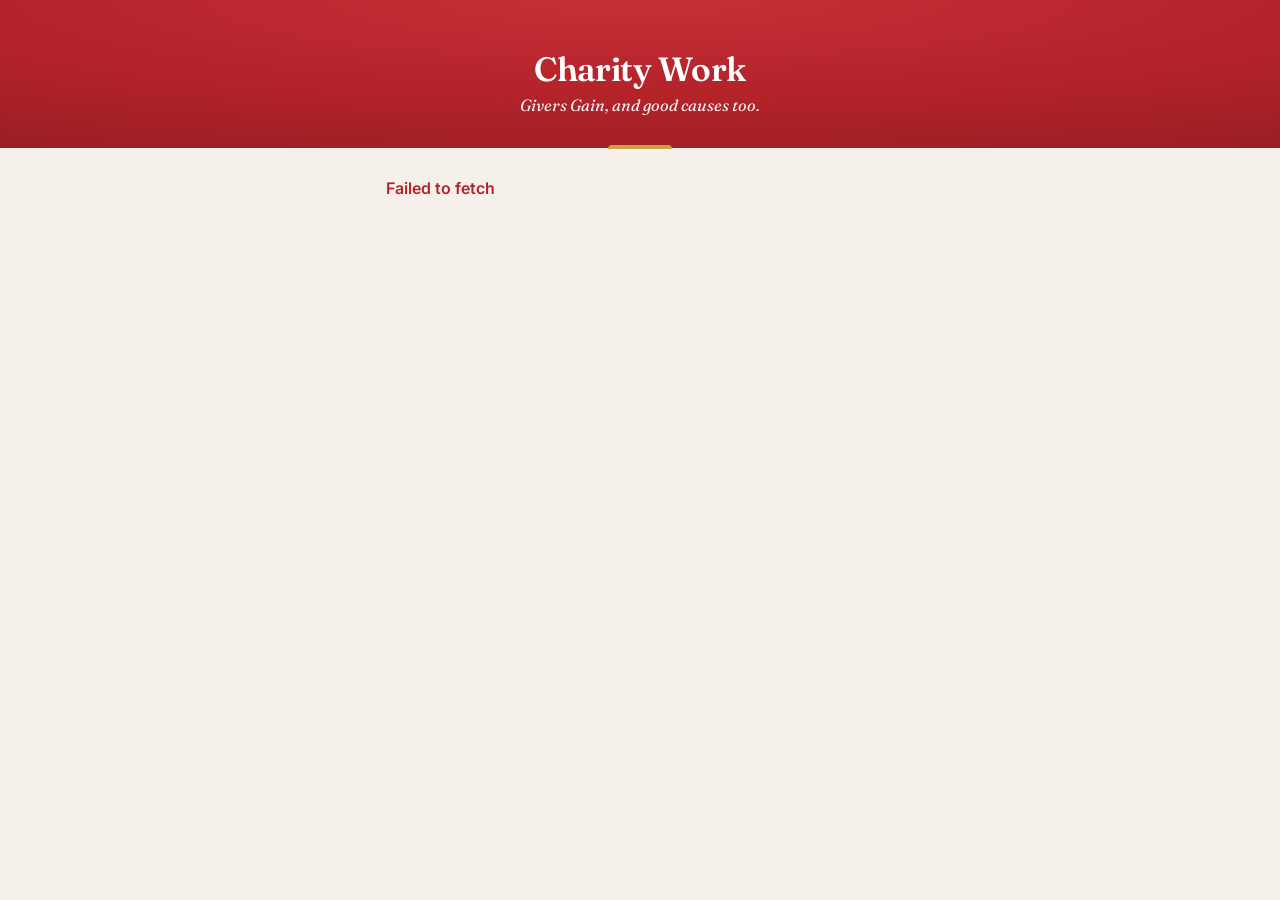
<file: index.html>
<!doctype html>
<html lang="en-GB">
<head>
<meta charset="utf-8">
<meta name="viewport" content="width=device-width, initial-scale=1">
<title>Charity Work</title>
<meta name="robots" content="noindex">
<link rel="preconnect" href="https://fonts.googleapis.com">
<link href="https://fonts.googleapis.com/css2?family=Fraunces:opsz,wght@9..144,600&family=Inter:wght@400;600;700&display=swap" rel="stylesheet">
<link rel="stylesheet" href="style.css?v=5">
</head>
<body>
<header class="top">
  <div class="chapter" id="chapter">&nbsp;</div>
  <h1>Charity Work</h1>
  <div class="tag">Givers Gain, and good causes too.</div>
</header>
<main class="wrap">
  <div id="loading" class="card muted center">Just a moment…</div>

  <div id="main" class="hide">
    <section class="card">
      <div class="label" id="when">This Friday we're supporting</div>
      <p class="charity" id="cName"></p>
      <p id="cAbout" class="muted" style="margin:0"></p>
    </section>

    <section class="card center">
      <p style="margin:0 0 16px;text-align:left">Each week BNI Intrepid supports a chosen charity. Giving is entirely optional. If you would like to join in, the button below takes you straight to the charity's own donation page.</p>
      <a class="btn block" id="donate" href="#" target="_blank" rel="noopener">Donate</a>
    </section>

    <p class="tiny muted center">Every penny goes straight to the charity on its own website. The chapter never handles the money.</p>
  </div>
  <p class="err" id="err" role="alert"></p>
</main>
<script src="config.js?v=1"></script>
<script src="app.js?v=6"></script>
<script>
(function () {
  var F = window.Fines, $ = F.$;

  function show(d) {
    $('#loading').classList.add('hide');
    $('#main').classList.remove('hide');
    $('#chapter').textContent = d.chapter || '';
    $('#when').textContent = 'On ' + F.dateLabel(d.date) + " we're supporting";
    $('#cName').textContent = d.charity.name;
    $('#cAbout').textContent = d.charity.about;
    $('#cAbout').classList.toggle('hide', !d.charity.about);
    $('#donate').href = d.charity.link;
    $('#donate').textContent = 'Donate to ' + d.charity.name;
  }

  // show the last charity seen on this phone straight away, then check for the latest
  var cached = F.store.get('fines_current2');
  if (cached) show(cached);
  F.api('getCurrent').then(function (d) { F.store.set('fines_current2', d); show(d); })
    .catch(function (e) { if (!cached) { $('#loading').classList.add('hide'); $('#err').textContent = e.message; } });
})();
</script>
</body>
</html>
</file>
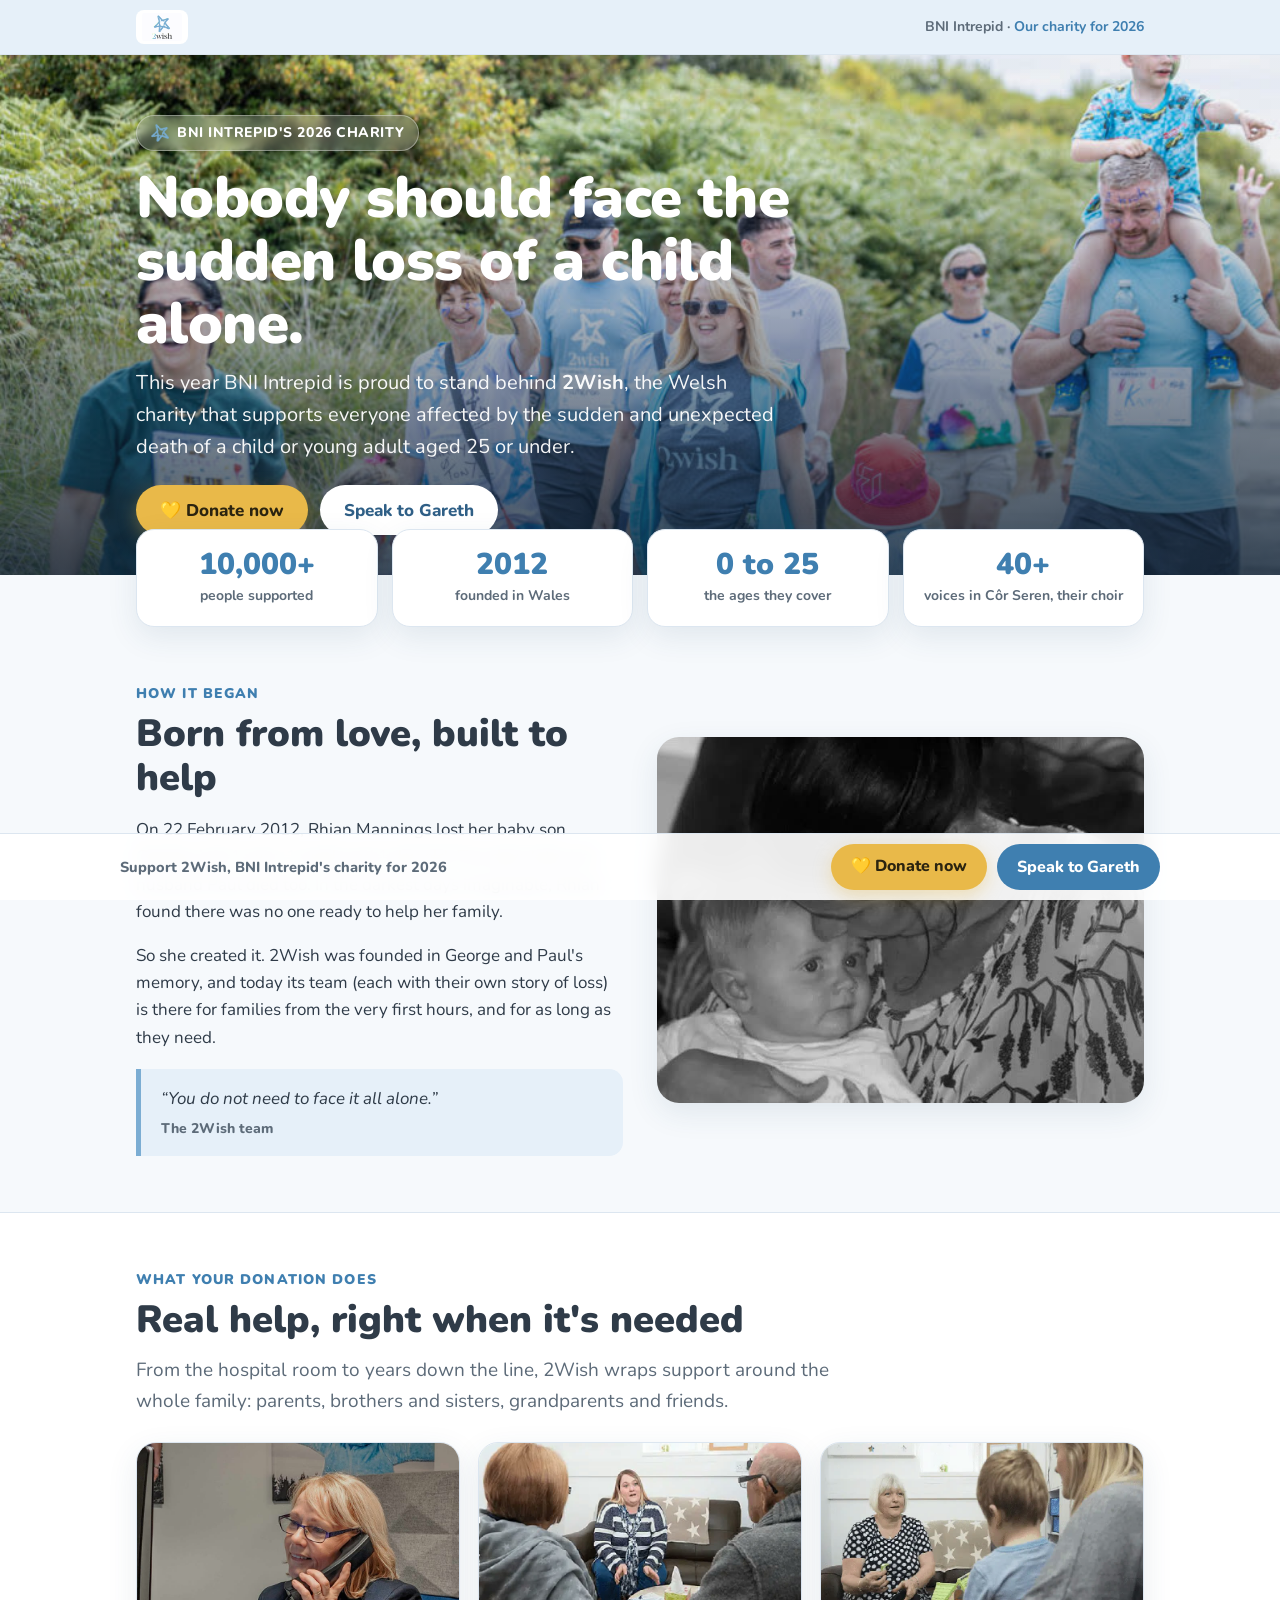
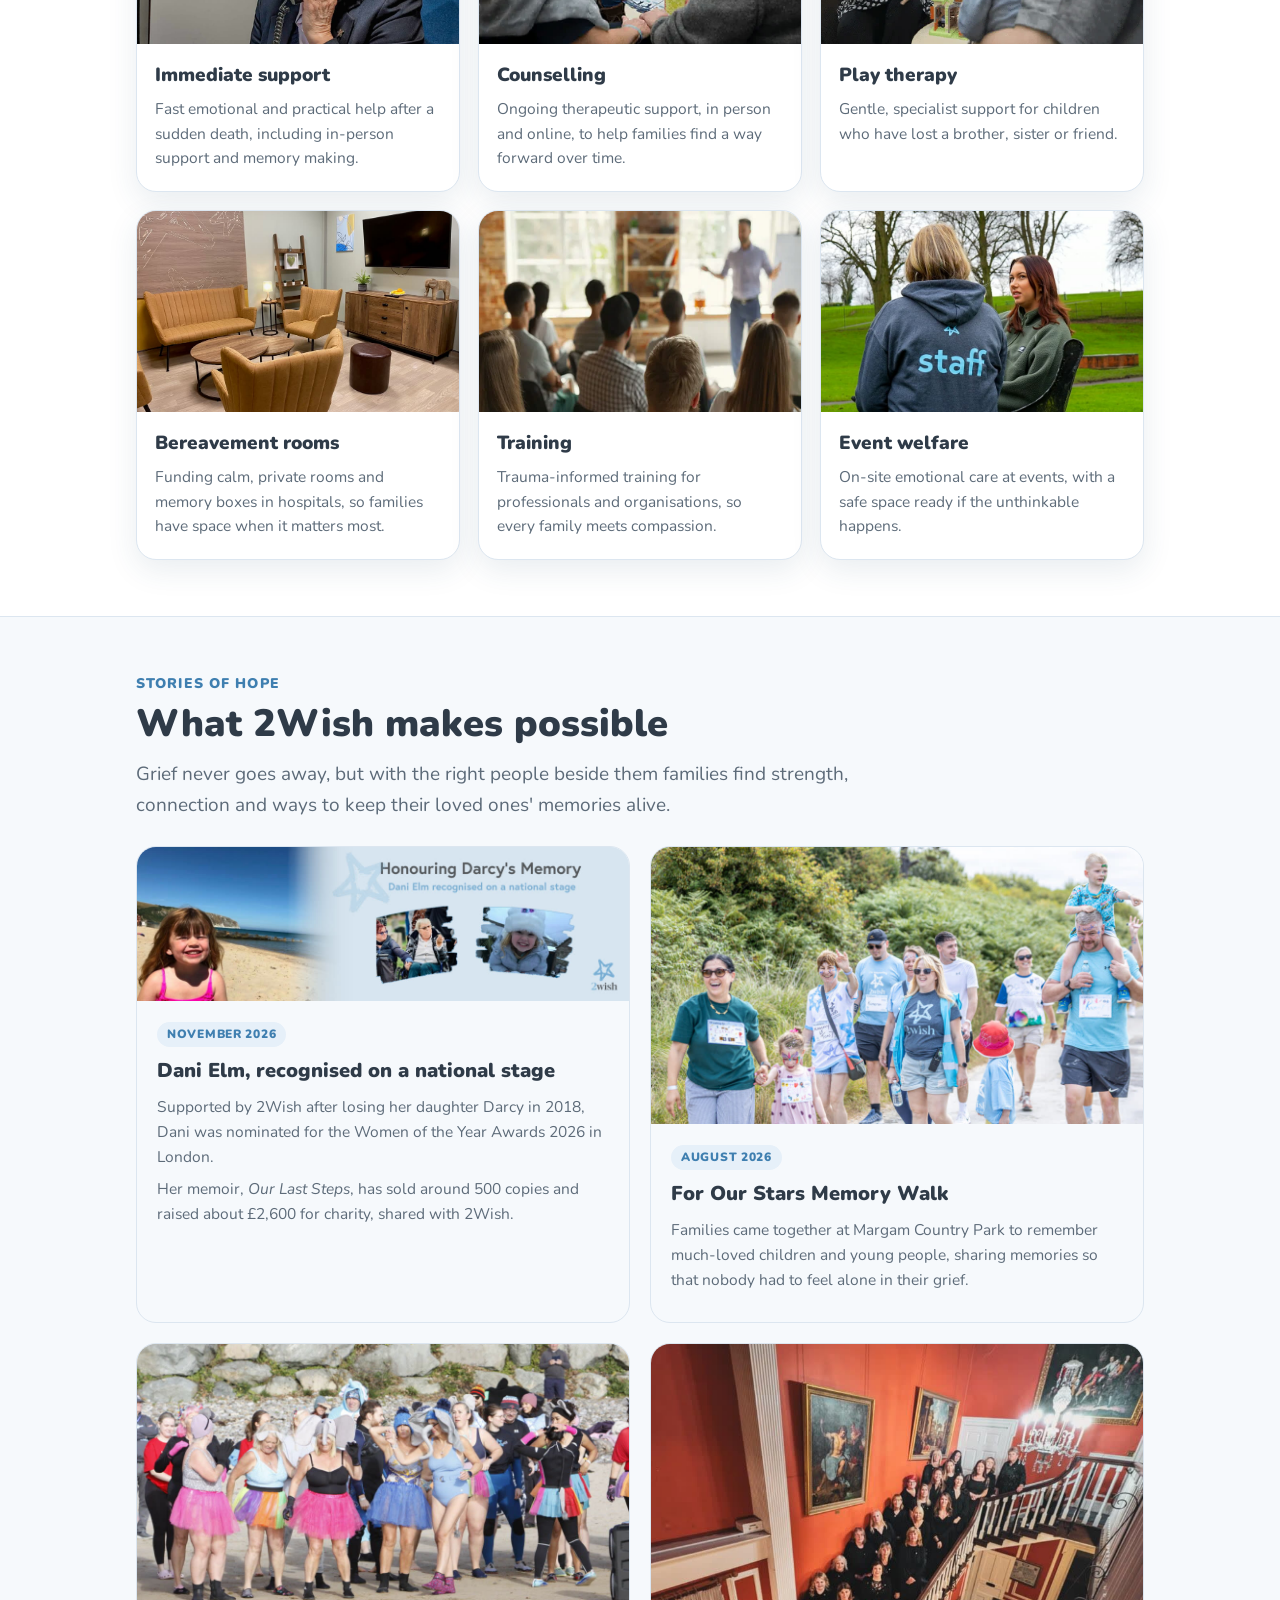
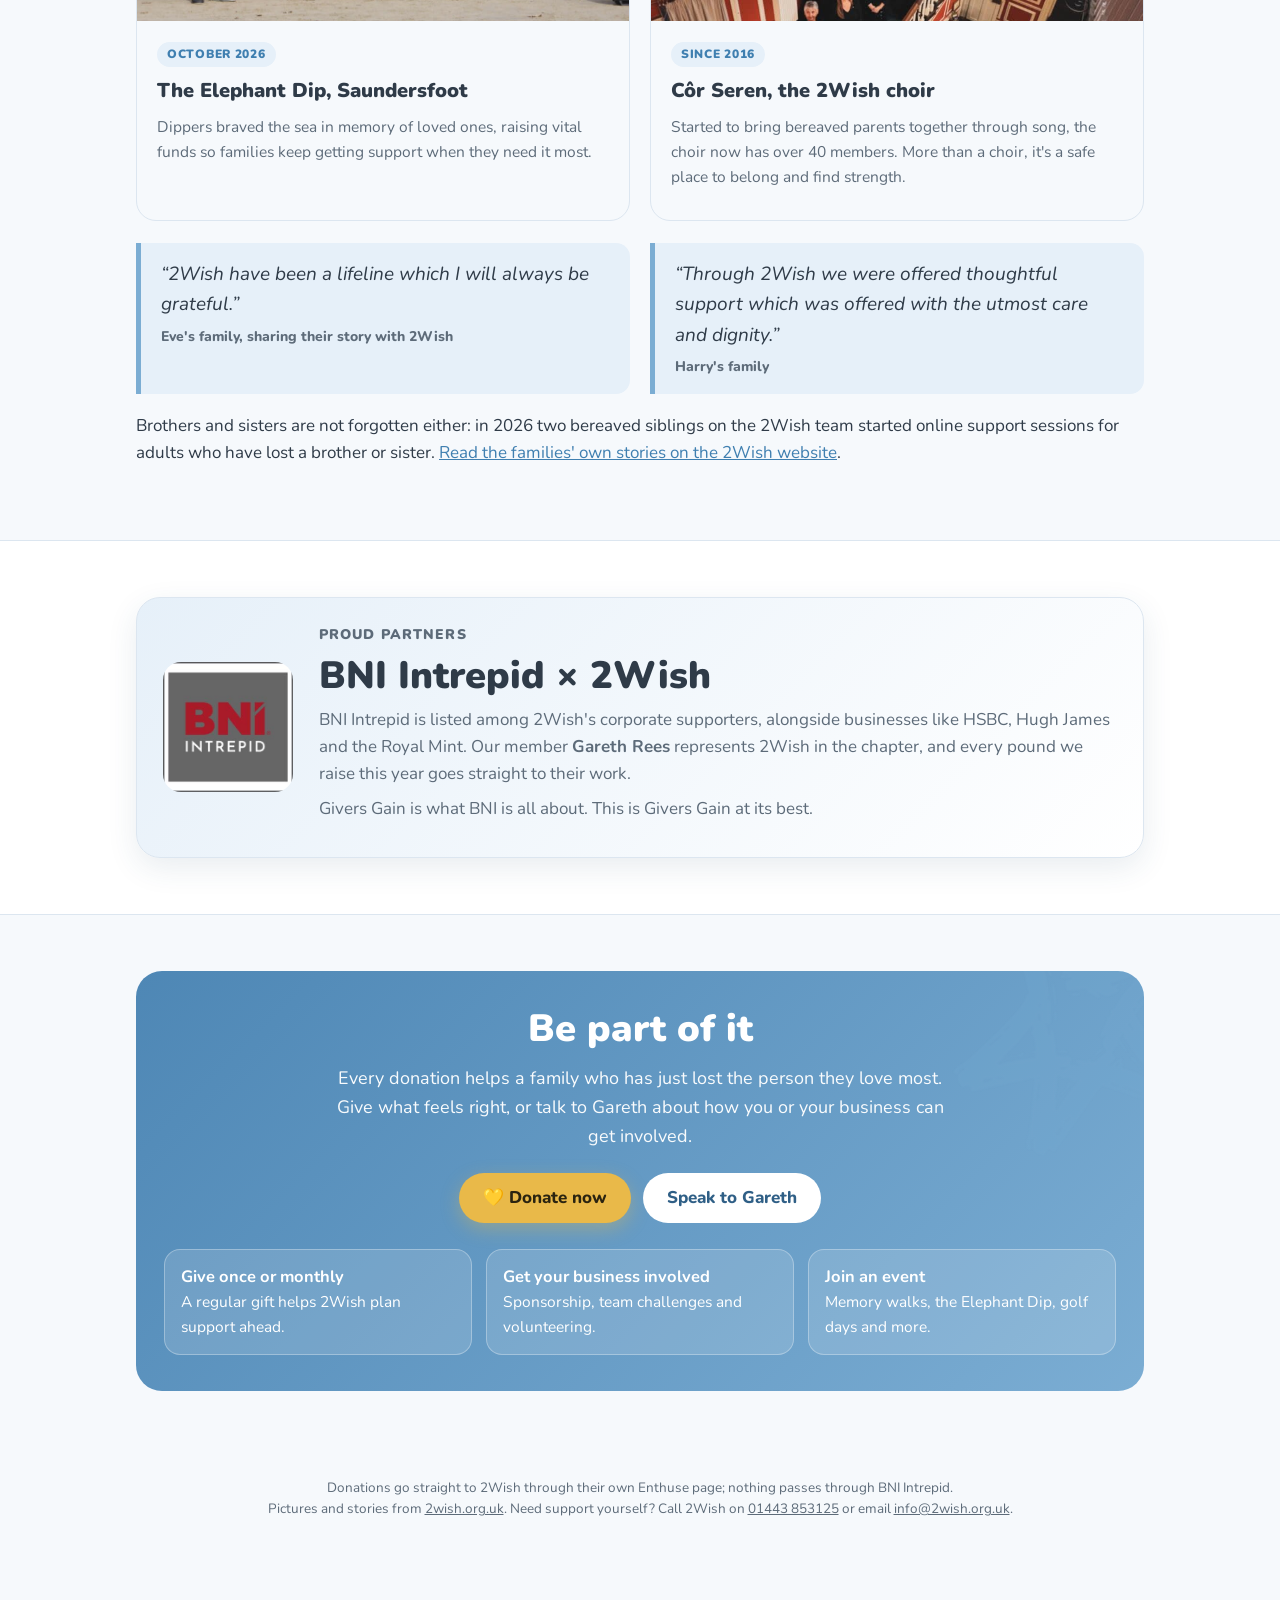
<file: 2wish/index.html>
<!doctype html>
<html lang="en-GB">
<head>
<meta charset="utf-8">
<meta name="viewport" content="width=device-width, initial-scale=1">
<title>2Wish · Our 2026 Charity</title>
<meta name="description" content="BNI Intrepid is proud to support 2Wish, our charity for 2026. Read how 2Wish helps families after the sudden death of a child or young adult, and donate.">
<meta property="og:title" content="2Wish · BNI Intrepid's charity for 2026">
<meta property="og:image" content="img/walk.jpg">
<link rel="preconnect" href="https://fonts.googleapis.com">
<link href="https://fonts.googleapis.com/css2?family=Nunito:wght@400;600;700;800;900&display=swap" rel="stylesheet">
<style>
:root{
  --bg:#F6F9FC; --card:#FFFFFF; --ink:#2F3B48; --muted:#5D6B79; --line:#DCE6F0;
  --sky:#7BADD3; --sky-d:#3F7FB0; --sky-l:#E6F0F9; --slate:#54565A; --gold:#E9B949; --on:#FFFFFF;
  --shadow:0 10px 30px rgba(44,78,110,.10);
}
@media (prefers-color-scheme: dark){
  :root:not([data-theme="light"]){
    --bg:#111A24; --card:#18232F; --ink:#EAF1F8; --muted:#A9BACB; --line:#273646;
    --sky:#8DBBE0; --sky-d:#A9CDEB; --sky-l:#1C2C3D; --slate:#C9D3DD; --gold:#F0C866; --on:#0F1A25;
    --shadow:0 10px 30px rgba(0,0,0,.35);
  }
}
:root[data-theme="dark"]{
  --bg:#111A24; --card:#18232F; --ink:#EAF1F8; --muted:#A9BACB; --line:#273646;
  --sky:#8DBBE0; --sky-d:#A9CDEB; --sky-l:#1C2C3D; --slate:#C9D3DD; --gold:#F0C866; --on:#0F1A25;
  --shadow:0 10px 30px rgba(0,0,0,.35);
}
*{box-sizing:border-box}
html{scroll-behavior:smooth}
body{margin:0;background:var(--bg);color:var(--ink);font-family:Nunito,system-ui,sans-serif;font-size:17px;line-height:1.6;padding-bottom:84px;overflow-x:hidden}
img{max-width:100%;display:block}
a{color:var(--sky-d)}
.wrap{max-width:1040px;margin:0 auto;padding:0 16px}

/* top strip */
.strip{background:var(--sky-l);border-bottom:1px solid var(--line);font-size:14px;font-weight:700;color:var(--muted)}
.strip .wrap{display:flex;align-items:center;justify-content:space-between;gap:12px;padding-top:10px;padding-bottom:10px}
.strip img{height:34px;width:auto;background:#fff;border-radius:8px;padding:3px 6px}
.strip span b{color:var(--sky-d)}

/* hero */
.hero{position:relative;min-height:520px;display:flex;align-items:flex-end;color:#fff;overflow:hidden}
.hero>img{position:absolute;inset:0;width:100%;height:100%;object-fit:cover;object-position:center 35%}
.hero::after{content:"";position:absolute;inset:0;background:linear-gradient(180deg,rgba(20,40,60,.05) 20%,rgba(16,34,52,.82) 100%)}
.hero .wrap{position:relative;z-index:1;padding-top:60px;padding-bottom:40px;width:100%}
.badge{display:inline-flex;align-items:center;gap:8px;background:rgba(255,255,255,.18);backdrop-filter:blur(6px);border:1px solid rgba(255,255,255,.35);padding:6px 14px;border-radius:99px;font-weight:800;font-size:14px;letter-spacing:.04em;text-transform:uppercase}
.badge img{width:18px;height:18px}
h1{font-size:clamp(34px,6vw,58px);line-height:1.08;margin:16px 0 12px;font-weight:900;letter-spacing:-.01em;max-width:780px}
.hero p{font-size:clamp(17px,2.2vw,20px);max-width:640px;margin:0 0 22px;opacity:.95}
.btns{display:flex;flex-wrap:wrap;gap:12px}
.btn{display:inline-flex;align-items:center;justify-content:center;gap:8px;min-height:50px;padding:0 24px;border-radius:99px;font-weight:800;font-size:17px;text-decoration:none;border:0;cursor:pointer;font-family:inherit;transition:transform .15s}
.btn:hover{transform:translateY(-2px)}
.btn.give{background:var(--gold);color:#2B2410;box-shadow:0 6px 18px rgba(233,185,73,.35)}
.btn.talk{background:#fff;color:#2F5F86}
.btn.talk.alt{background:var(--sky-d);color:var(--on)}

/* sections */
section{padding:56px 0}
.eyebrow{color:var(--sky-d);font-weight:900;font-size:14px;letter-spacing:.08em;text-transform:uppercase;margin:0 0 6px}
h2{font-size:clamp(26px,4vw,38px);line-height:1.15;margin:0 0 14px;font-weight:900}
.lead{font-size:19px;color:var(--muted);max-width:720px;margin:0 0 26px}

/* numbers */
.nums{display:grid;grid-template-columns:repeat(4,1fr);gap:14px;margin-top:-46px;position:relative;z-index:2}
.num{background:var(--card);border-radius:18px;padding:18px 16px;box-shadow:var(--shadow);text-align:center;border:1px solid var(--line)}
.num b{display:block;font-size:30px;font-weight:900;color:var(--sky-d);line-height:1.1}
.num span{font-size:14px;color:var(--muted);font-weight:700}

/* story */
.split{display:grid;grid-template-columns:1fr 1fr;gap:34px;align-items:center}
.split img{border-radius:22px;box-shadow:var(--shadow);width:100%;aspect-ratio:4/3;object-fit:cover}
blockquote{margin:18px 0 0;padding:16px 20px;background:var(--sky-l);border-left:5px solid var(--sky);border-radius:0 14px 14px 0;font-style:italic;color:var(--ink)}
blockquote cite{display:block;margin-top:6px;font-style:normal;font-weight:800;font-size:14px;color:var(--muted)}

/* services */
.cards{display:grid;grid-template-columns:repeat(3,1fr);gap:18px}
.card{background:var(--card);border-radius:20px;overflow:hidden;box-shadow:var(--shadow);border:1px solid var(--line);display:flex;flex-direction:column}
.card img{width:100%;aspect-ratio:16/10;object-fit:cover}
.card div{padding:16px 18px 20px}
.card h3{margin:0 0 6px;font-size:19px;font-weight:900}
.card p{margin:0;color:var(--muted);font-size:15.5px}

/* hope stories */
.band{background:var(--card);border-top:1px solid var(--line);border-bottom:1px solid var(--line)}
.hope{display:grid;grid-template-columns:repeat(2,1fr);gap:20px}
.hope article{background:var(--bg);border:1px solid var(--line);border-radius:20px;overflow:hidden;display:flex;flex-direction:column}
.hope article img{width:100%;aspect-ratio:16/9;object-fit:cover}
.hope article img.wide{aspect-ratio:1024/320;object-fit:contain;background:#E8F1F9}
.hope article.tall img{object-position:center 30%}
.hope article div{padding:18px 20px 22px}
.hope h3{margin:0 0 8px;font-size:20px;font-weight:900}
.hope p{margin:0 0 8px;color:var(--muted);font-size:15.5px}
.tag{display:inline-block;background:var(--sky-l);color:var(--sky-d);font-weight:900;font-size:12px;letter-spacing:.06em;text-transform:uppercase;border-radius:99px;padding:3px 10px;margin-bottom:8px}
.quotes{display:grid;grid-template-columns:1fr 1fr;gap:20px;margin-top:22px}
.quotes blockquote{margin:0;font-size:19px}

/* partner */
.partner{display:grid;grid-template-columns:auto 1fr;gap:26px;align-items:center;background:linear-gradient(135deg,var(--sky-l),var(--card));border:1px solid var(--line);border-radius:24px;padding:26px;box-shadow:var(--shadow)}
.partner img{width:130px;height:130px;border-radius:18px;object-fit:cover;background:#fff}
.partner p{margin:0 0 8px;color:var(--muted)}

/* gareth / cta */
.cta{background:linear-gradient(135deg,#4E87B5,#7BADD3);color:#fff;border-radius:26px;padding:36px 28px;text-align:center;position:relative;overflow:hidden}
.cta::before{content:"";position:absolute;width:260px;height:260px;right:-60px;top:-70px;background:url(img/star.png) center/contain no-repeat;opacity:.18}
.cta h2{color:#fff}
.cta p{max-width:620px;margin:0 auto 22px;font-size:18px;opacity:.96}
.cta .btns{justify-content:center}
.ways{display:grid;grid-template-columns:repeat(3,1fr);gap:14px;margin:26px 0 0;text-align:left}
.ways div{background:rgba(255,255,255,.14);border:1px solid rgba(255,255,255,.3);border-radius:16px;padding:14px 16px;font-size:15.5px}
.ways b{display:block;font-size:16.5px}

footer{padding:30px 0 20px;color:var(--muted);font-size:13.5px;text-align:center}
footer a{color:var(--muted)}

/* sticky bar */
.bar{position:fixed;left:0;right:0;bottom:0;z-index:20;background:color-mix(in srgb,var(--card) 92%,transparent);backdrop-filter:blur(10px);border-top:1px solid var(--line);padding:10px 16px calc(10px + env(safe-area-inset-bottom))}
.bar .in{max-width:1040px;margin:0 auto;display:flex;gap:10px;align-items:center}
.bar .t{flex:1;font-weight:800;font-size:14.5px;color:var(--muted);line-height:1.3}
.bar .btn{min-height:46px;padding:0 20px;font-size:16px}

/* gareth sheet */
.sheet{position:fixed;inset:0;z-index:30;background:rgba(10,20,30,.55);display:none;align-items:flex-end;justify-content:center;padding:16px}
.sheet.on{display:flex}
.sheet .box{background:var(--card);color:var(--ink);border-radius:22px;max-width:440px;width:100%;padding:24px 22px 20px;box-shadow:0 20px 50px rgba(0,0,0,.3);margin-bottom:max(10px,env(safe-area-inset-bottom))}
.sheet h3{margin:0 0 4px;font-size:22px;font-weight:900}
.sheet p{margin:0 0 16px;color:var(--muted);font-size:15.5px}
.sheet .btn{width:100%;margin-bottom:10px}
.sheet .x{background:transparent;color:var(--muted);border:1px solid var(--line)}
@media (min-width:700px){.sheet{align-items:center}}

@media (max-width:860px){
  .cards{grid-template-columns:1fr 1fr}
  .nums{grid-template-columns:1fr 1fr}
}
@media (max-width:640px){
  body{font-size:16px}
  .hero{min-height:560px}
  .split,.hope,.quotes,.ways{grid-template-columns:1fr}
  .cards{grid-template-columns:1fr}
  .partner{grid-template-columns:1fr;text-align:center}
  .partner img{margin:0 auto}
  .btns .btn{flex:1 1 100%}
  .bar .t{display:none}
  .bar .btn{flex:1;padding:0 12px}
  section{padding:44px 0}
}
</style>
</head>
<body>

<div class="strip"><div class="wrap"><img src="img/logo.png" alt="2Wish logo"><span>BNI Intrepid · <b>Our charity for 2026</b></span></div></div>

<header class="hero">
  <img src="img/walk.jpg" alt="Families walking together at the 2Wish For Our Stars Memory Walk 2026 at Margam Country Park">
  <div class="wrap">
    <span class="badge"><img src="img/star.png" alt="">BNI Intrepid's 2026 charity</span>
    <h1>Nobody should face the sudden loss of a child alone.</h1>
    <p>This year BNI Intrepid is proud to stand behind <b>2Wish</b>, the Welsh charity that supports everyone affected by the sudden and unexpected death of a child or young adult aged 25 or under.</p>
    <div class="btns">
      <a class="btn give" href="https://2wish.enthuse.com/donate" target="_blank" rel="noopener">💛 Donate now</a>
      <button class="btn talk" type="button" data-gareth>Speak to Gareth</button>
    </div>
  </div>
</header>

<div class="wrap">
  <div class="nums">
    <div class="num"><b>10,000+</b><span>people supported</span></div>
    <div class="num"><b>2012</b><span>founded in Wales</span></div>
    <div class="num"><b>0 to 25</b><span>the ages they cover</span></div>
    <div class="num"><b>40+</b><span>voices in Côr Seren, their choir</span></div>
  </div>
</div>

<section>
  <div class="wrap split">
    <div>
      <p class="eyebrow">How it began</p>
      <h2>Born from love, built to help</h2>
      <p>On 22 February 2012, Rhian Mannings lost her baby son George, just 1 year, 1 week and 1 day old. Five days later her husband Paul died too. In the darkest days imaginable, Rhian found there was no one ready to help her family.</p>
      <p>So she created it. 2Wish was founded in George and Paul's memory, and today its team (each with their own story of loss) is there for families from the very first hours, and for as long as they need.</p>
      <blockquote>“You do not need to face it all alone.”<cite>The 2Wish team</cite></blockquote>
    </div>
    <img src="img/rhian.jpg" alt="Rhian Mannings with her son George, black and white photo">
  </div>
</section>

<section class="band">
  <div class="wrap">
    <p class="eyebrow">What your donation does</p>
    <h2>Real help, right when it's needed</h2>
    <p class="lead">From the hospital room to years down the line, 2Wish wraps support around the whole family: parents, brothers and sisters, grandparents and friends.</p>
    <div class="cards">
      <div class="card"><img src="img/immediate.jpg" alt="A 2Wish team member on the phone"><div><h3>Immediate support</h3><p>Fast emotional and practical help after a sudden death, including in-person support and memory making.</p></div></div>
      <div class="card"><img src="img/counselling.jpg" alt="A counselling session"><div><h3>Counselling</h3><p>Ongoing therapeutic support, in person and online, to help families find a way forward over time.</p></div></div>
      <div class="card"><img src="img/play.jpg" alt="A play therapy session with a young child"><div><h3>Play therapy</h3><p>Gentle, specialist support for children who have lost a brother, sister or friend.</p></div></div>
      <div class="card"><img src="img/room.jpg" alt="A calm, comfortable bereavement room"><div><h3>Bereavement rooms</h3><p>Funding calm, private rooms and memory boxes in hospitals, so families have space when it matters most.</p></div></div>
      <div class="card"><img src="img/training.jpg" alt="Professionals at a training session"><div><h3>Training</h3><p>Trauma-informed training for professionals and organisations, so every family meets compassion.</p></div></div>
      <div class="card"><img src="img/welfare.jpg" alt="2Wish staff supporting someone outdoors"><div><h3>Event welfare</h3><p>On-site emotional care at events, with a safe space ready if the unthinkable happens.</p></div></div>
    </div>
  </div>
</section>

<section>
  <div class="wrap">
    <p class="eyebrow">Stories of hope</p>
    <h2>What 2Wish makes possible</h2>
    <p class="lead">Grief never goes away, but with the right people beside them families find strength, connection and ways to keep their loved ones' memories alive.</p>

    <div class="hope">
      <article>
        <img class="wide" src="img/dani.jpg" alt="Honouring Darcy's Memory: Dani Elm recognised on a national stage">
        <div><span class="tag">November 2026</span><h3>Dani Elm, recognised on a national stage</h3>
        <p>Supported by 2Wish after losing her daughter Darcy in 2018, Dani was nominated for the Women of the Year Awards 2026 in London.</p>
        <p>Her memoir, <i>Our Last Steps</i>, has sold around 500 copies and raised about £2,600 for charity, shared with 2Wish.</p></div>
      </article>
      <article>
        <img src="img/walk.jpg" alt="Supporters walking at the For Our Stars Memory Walk">
        <div><span class="tag">August 2026</span><h3>For Our Stars Memory Walk</h3>
        <p>Families came together at Margam Country Park to remember much-loved children and young people, sharing memories so that nobody had to feel alone in their grief.</p></div>
      </article>
      <article>
        <img src="img/dip.jpg" alt="Brave dippers in fancy dress at the Elephant Dip in Saundersfoot">
        <div><span class="tag">October 2026</span><h3>The Elephant Dip, Saundersfoot</h3>
        <p>Dippers braved the sea in memory of loved ones, raising vital funds so families keep getting support when they need it most.</p></div>
      </article>
      <article class="tall">
        <img src="img/choir.jpg" alt="Côr Seren, the 2Wish choir, singing on a grand staircase">
        <div><span class="tag">Since 2016</span><h3>Côr Seren, the 2Wish choir</h3>
        <p>Started to bring bereaved parents together through song, the choir now has over 40 members. More than a choir, it's a safe place to belong and find strength.</p></div>
      </article>
    </div>

    <div class="quotes">
      <blockquote>“2Wish have been a lifeline which I will always be grateful.”<cite>Eve's family, sharing their story with 2Wish</cite></blockquote>
      <blockquote>“Through 2Wish we were offered thoughtful support which was offered with the utmost care and dignity.”<cite>Harry's family</cite></blockquote>
    </div>
    <p style="margin-top:18px">Brothers and sisters are not forgotten either: in 2026 two bereaved siblings on the 2Wish team started online support sessions for adults who have lost a brother or sister. <a href="https://2wish.org.uk/get-support/support-resources/families/" target="_blank" rel="noopener">Read the families' own stories on the 2Wish website</a>.</p>
  </div>
</section>

<section class="band">
  <div class="wrap">
    <div class="partner">
      <img src="img/bni-partner.jpg" alt="BNI Intrepid Cardiff, a corporate supporter of 2Wish">
      <div>
        <p class="eyebrow">Proud partners</p>
        <h2 style="margin-bottom:8px">BNI Intrepid × 2Wish</h2>
        <p>BNI Intrepid is listed among 2Wish's corporate supporters, alongside businesses like HSBC, Hugh James and the Royal Mint. Our member <b>Gareth Rees</b> represents 2Wish in the chapter, and every pound we raise this year goes straight to their work.</p>
        <p>Givers Gain is what BNI is all about. This is Givers Gain at its best.</p>
      </div>
    </div>
  </div>
</section>

<section>
  <div class="wrap">
    <div class="cta">
      <h2>Be part of it</h2>
      <p>Every donation helps a family who has just lost the person they love most. Give what feels right, or talk to Gareth about how you or your business can get involved.</p>
      <div class="btns">
        <a class="btn give" href="https://2wish.enthuse.com/donate" target="_blank" rel="noopener">💛 Donate now</a>
        <button class="btn talk" type="button" data-gareth>Speak to Gareth</button>
      </div>
      <div class="ways">
        <div><b>Give once or monthly</b>A regular gift helps 2Wish plan support ahead.</div>
        <div><b>Get your business involved</b>Sponsorship, team challenges and volunteering.</div>
        <div><b>Join an event</b>Memory walks, the Elephant Dip, golf days and more.</div>
      </div>
    </div>
  </div>
</section>

<footer>
  <div class="wrap">
    Donations go straight to 2Wish through their own Enthuse page; nothing passes through BNI Intrepid.<br>
    Pictures and stories from <a href="https://2wish.org.uk" target="_blank" rel="noopener">2wish.org.uk</a>. Need support yourself? Call 2Wish on <a href="tel:01443853125">01443 853125</a> or email <a href="mailto:info@2wish.org.uk">info@2wish.org.uk</a>.
  </div>
</footer>

<div class="bar"><div class="in">
  <span class="t">Support 2Wish, BNI Intrepid's charity for 2026</span>
  <a class="btn give" href="https://2wish.enthuse.com/donate" target="_blank" rel="noopener">💛 Donate now</a>
  <button class="btn talk alt" type="button" data-gareth>Speak to Gareth</button>
</div></div>

<div class="sheet" id="sheet" role="dialog" aria-modal="true" aria-labelledby="gt">
  <div class="box">
    <h3 id="gt">Speak to Gareth</h3>
    <p>Gareth Rees represents 2Wish at BNI Intrepid. He'd love to hear from you about donating, fundraising or getting your business involved.</p>
    <a class="btn talk alt" href="tel:07545809247">📞 Call 07545 809247</a>
    <a class="btn talk alt" href="mailto:gareth@2wish.org.uk?subject=Supporting%202Wish%20(BNI%20Intrepid)">✉️ Email Gareth</a>
    <button class="btn x" type="button" id="close">Close</button>
  </div>
</div>

<script>
(function(){
  var s=document.getElementById('sheet');
  document.querySelectorAll('[data-gareth]').forEach(function(b){b.addEventListener('click',function(){s.classList.add('on')})});
  document.getElementById('close').addEventListener('click',function(){s.classList.remove('on')});
  s.addEventListener('click',function(e){if(e.target===s)s.classList.remove('on')});
  document.addEventListener('keydown',function(e){if(e.key==='Escape')s.classList.remove('on')});
})();
</script>
</body>
</html>
</file>
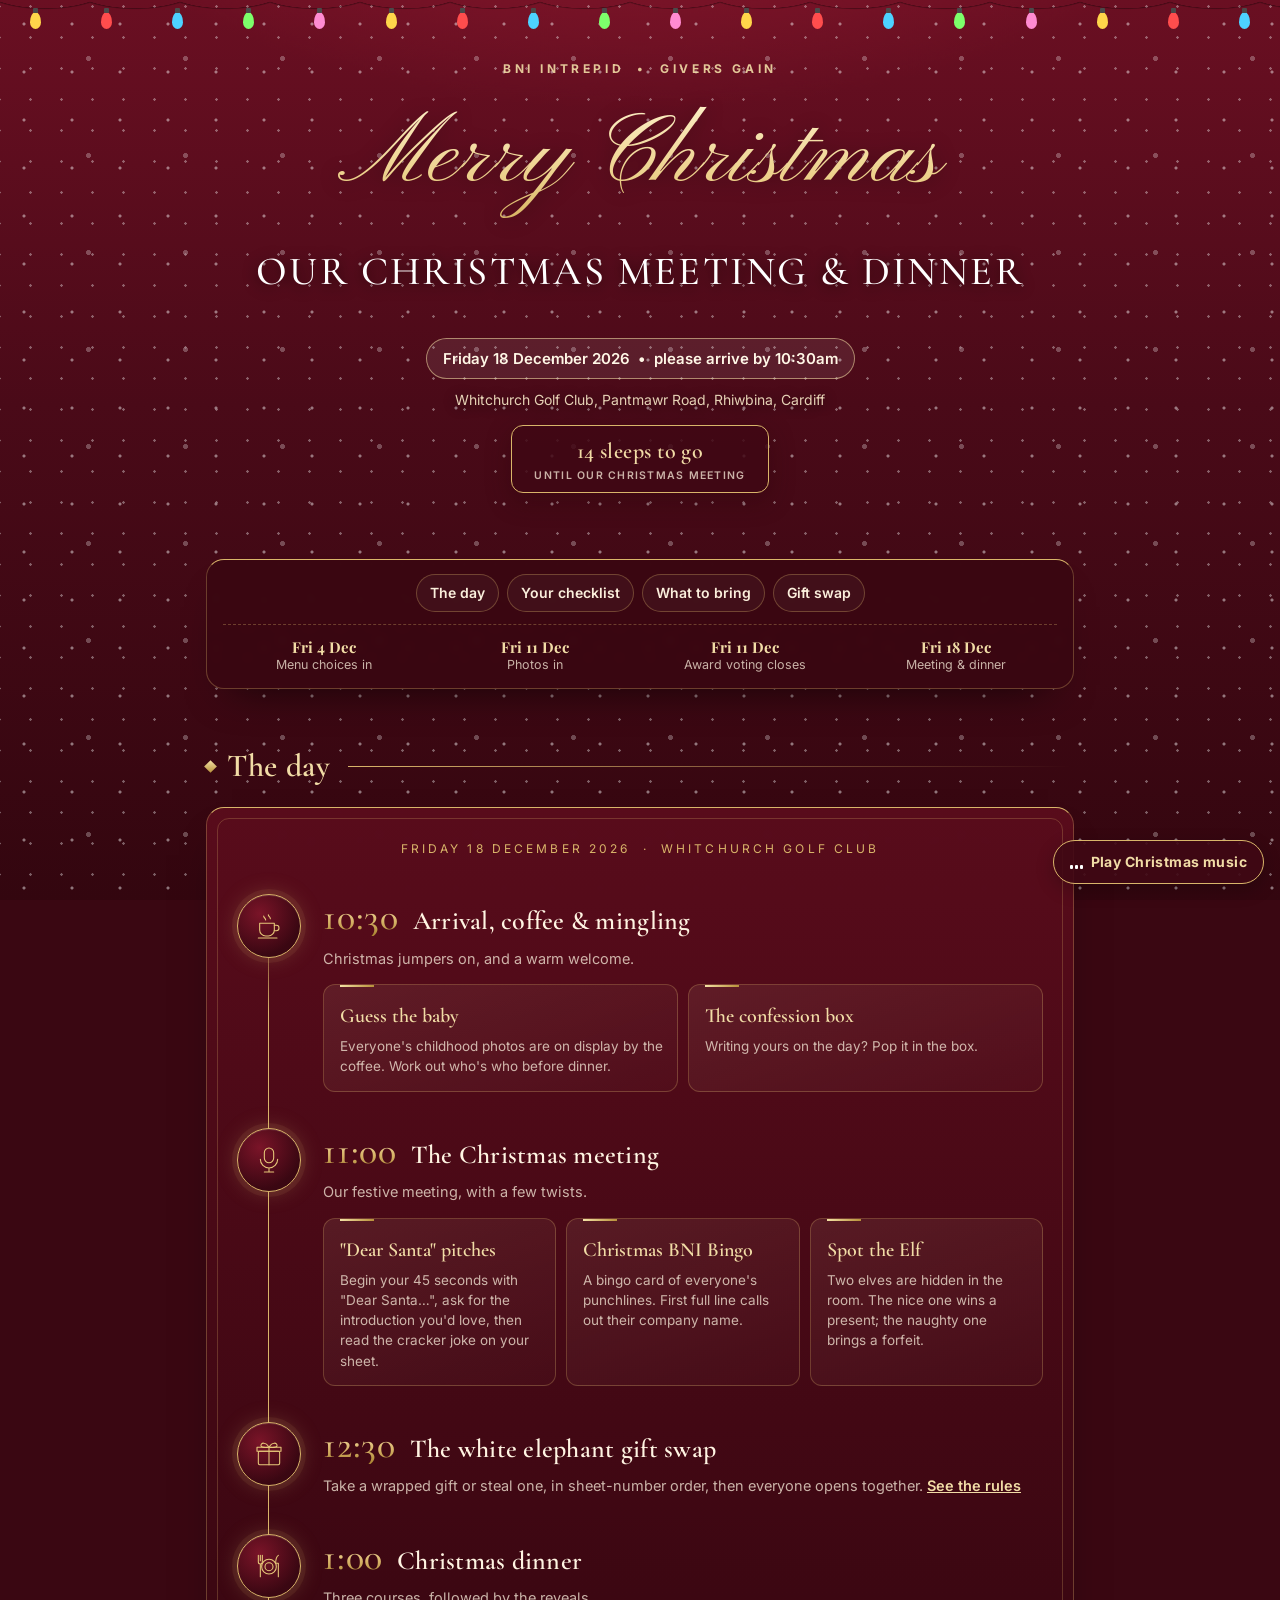
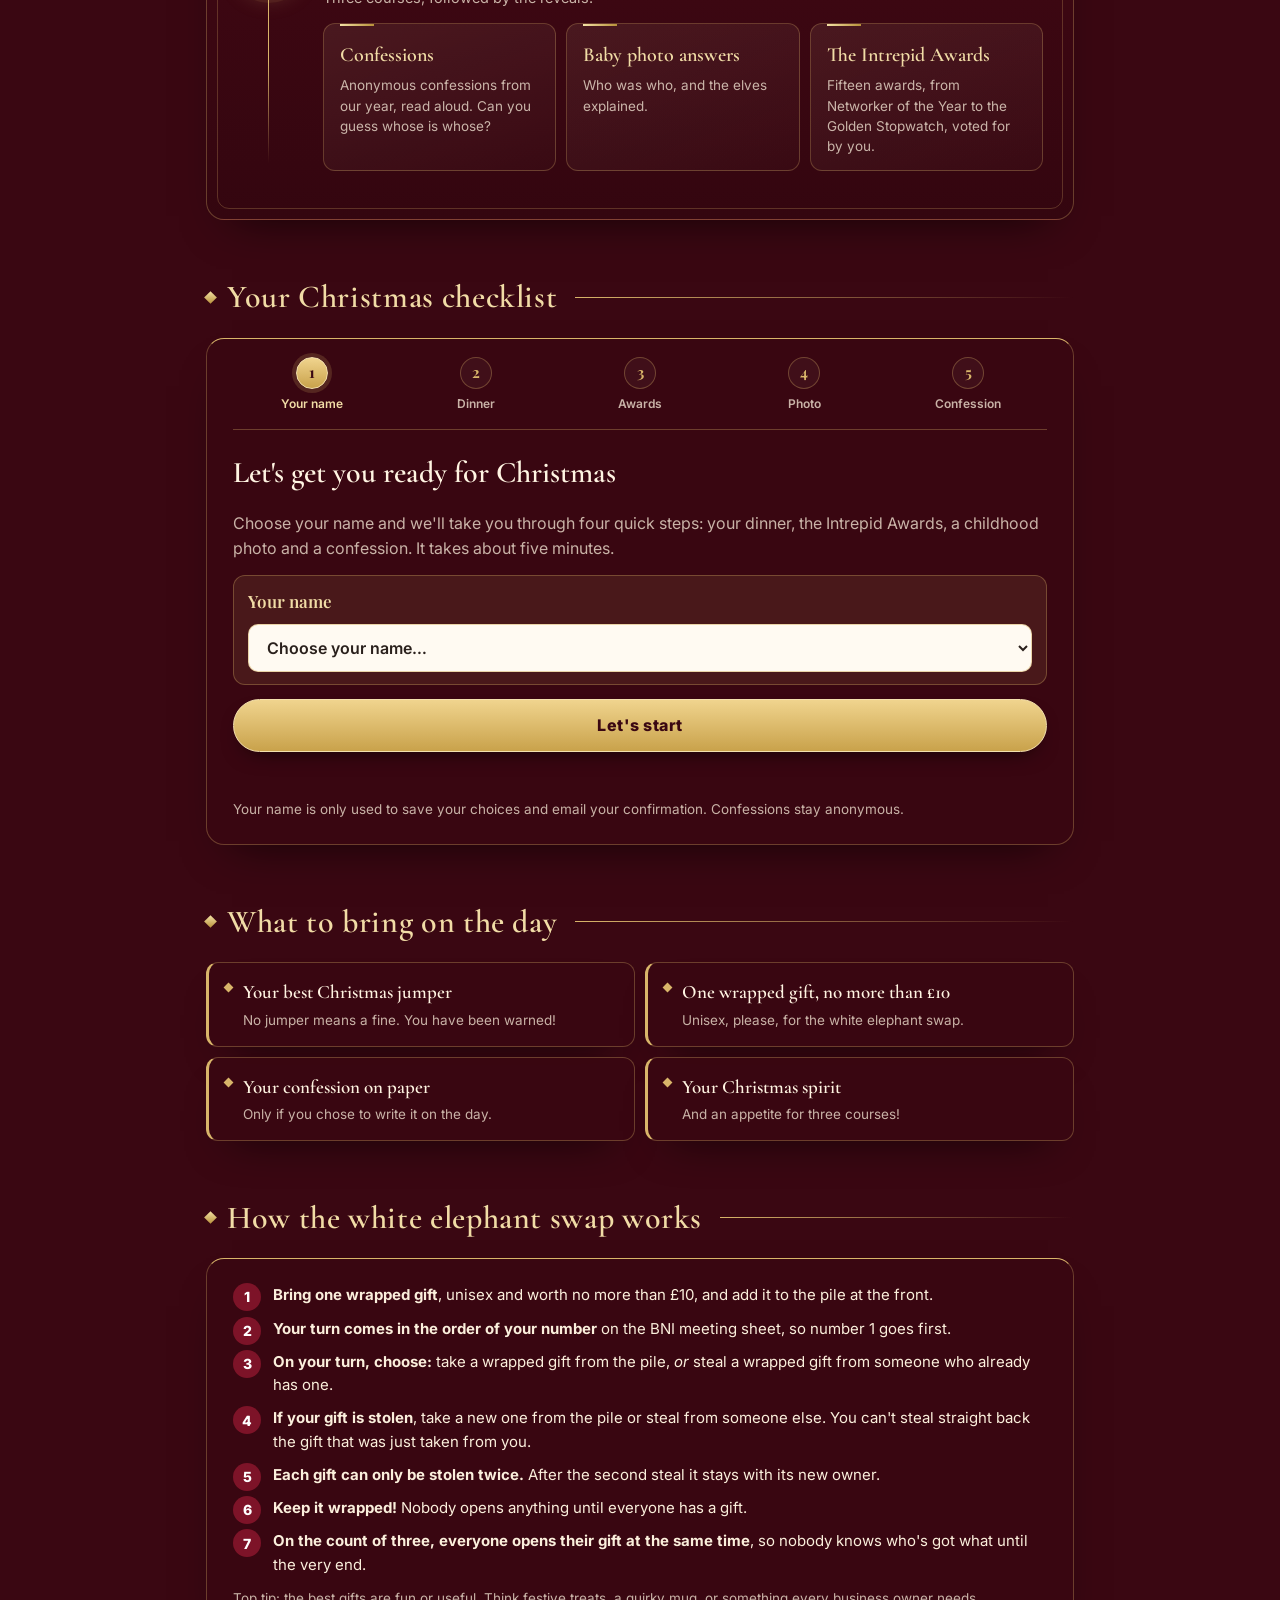
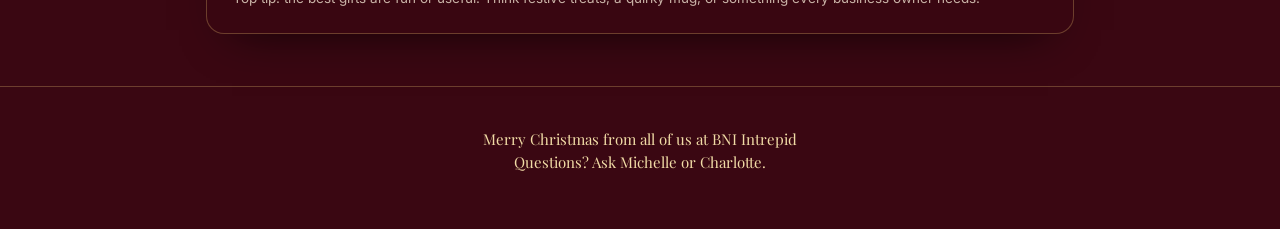
<file: christmas/index.html>
<!doctype html>
<html lang="en-GB">
<head>
<meta charset="utf-8">
<meta name="viewport" content="width=device-width, initial-scale=1">
<title>BNI Intrepid Christmas 2026</title>
<meta name="description" content="Our BNI Intrepid Christmas meeting and dinner: Friday 18 December 2026.">
<link rel="preconnect" href="https://fonts.googleapis.com">
<link href="https://fonts.googleapis.com/css2?family=Pinyon+Script&family=Cormorant+Garamond:ital,wght@0,500;0,600;1,500&family=Playfair+Display:ital,wght@0,500;0,600;0,700;1,500&family=Inter:wght@400;500;600;700;800&display=swap" rel="stylesheet">
<style>
  :root {
    --red: #b3122a; --red-d: #8c0d20; --green: #1f5c3d; --green-l: #e7f1ea;
    --gold: #c9a24b; --cream: #fdf8f1; --ink: #2b2220; --muted: #6f6360; --card: #ffffff; --line: #eadfd3;
  }
  * { box-sizing: border-box; }
  html { -webkit-text-size-adjust: 100%; }
  body { margin: 0; font-family: Inter, system-ui, sans-serif; color: var(--ink); background: var(--cream); line-height: 1.55; }
  a { color: var(--red); }
  .wrap { max-width: 760px; margin: 0 auto; padding: 0 16px; }

  /* Hero */
  .hero { position: relative; overflow: hidden; color: #fff; text-align: center;
    background: radial-gradient(120% 90% at 50% 0%, #d0233c 0%, var(--red) 45%, var(--red-d) 100%); padding: 44px 0 70px; }
  .hero::after { content: ""; position: absolute; left: 0; right: 0; bottom: -1px; height: 46px;
    background: url("data:image/svg+xml,%3Csvg xmlns='http://www.w3.org/2000/svg' viewBox='0 0 1400 60' preserveAspectRatio='none'%3E%3Cpath fill='%23fdf8f1' d='M0 30 C 120 0, 240 46, 380 22 S 640 0, 800 26 S 1100 46, 1400 18 L 1400 60 L 0 60 Z'/%3E%3C/svg%3E") center bottom / 100% 100% no-repeat; }
  .snow { position: absolute; inset: 0; pointer-events: none; opacity: .5;
    background-image: radial-gradient(#fff 1.2px, transparent 1.6px), radial-gradient(#fff 1px, transparent 1.4px);
    background-size: 46px 46px, 28px 28px; background-position: 0 0, 14px 20px; animation: fall 18s linear infinite; }
  @keyframes fall { to { background-position: 0 460px, 14px 300px; } }
  @media (prefers-reduced-motion: reduce) { .snow { animation: none; } }
  .eyebrow { font-size: 12px; font-weight: 700; letter-spacing: .22em; text-transform: uppercase; opacity: .9; margin: 0; }
  .script { font-family: 'Great Vibes', cursive; font-size: clamp(46px, 11vw, 74px); line-height: 1; margin: 10px 0 4px; color: #fff; }
  .hero h1 { font-size: clamp(24px, 6vw, 34px); font-weight: 800; margin: 0; letter-spacing: -.01em; }
  .hero .when { display: inline-block; margin-top: 18px; background: rgba(255,255,255,.14); border: 1px solid rgba(255,255,255,.35);
    border-radius: 999px; padding: 8px 16px; font-weight: 600; font-size: 15px; }
  .hero .where { margin: 10px 0 0; font-size: 14px; opacity: .92; }

  /* Sections */
  section { margin: 34px 0; }
  h2 { font-size: 22px; margin: 0 0 14px; display: flex; align-items: center; gap: 10px; }
  h2 .ic { width: 34px; height: 34px; border-radius: 50%; display: grid; place-items: center; background: var(--green); color: #fff; font-size: 17px; flex: none; }
  .card { background: var(--card); border: 1px solid var(--line); border-radius: 14px; padding: 18px; box-shadow: 0 2px 10px rgba(80,30,20,.05); }
  .lead { color: var(--muted); margin: -4px 0 16px; }

  /* Timeline */
  .tl { list-style: none; margin: 0; padding: 0; position: relative; }
  .tl::before { content: ""; position: absolute; left: 62px; top: 8px; bottom: 8px; width: 2px; background: repeating-linear-gradient(var(--gold) 0 6px, transparent 6px 11px); }
  .tl li { display: grid; grid-template-columns: 52px 22px 1fr; gap: 0 10px; padding: 10px 0; align-items: start; }
  .tl .t { font-weight: 800; color: var(--red); font-size: 15px; text-align: right; padding-top: 1px; }
  .tl .dot { width: 14px; height: 14px; border-radius: 50%; background: var(--red); border: 3px solid var(--cream); box-shadow: 0 0 0 2px var(--gold); margin: 3px 0 0 3px; position: relative; z-index: 1; }
  .tl b { display: block; font-size: 16px; }
  .tl span { color: var(--muted); font-size: 14.5px; }

  /* Activities */
  .grid { display: grid; grid-template-columns: 1fr; gap: 12px; }
  @media (min-width: 620px) { .grid { grid-template-columns: 1fr 1fr; } }
  .act { background: var(--card); border: 1px solid var(--line); border-radius: 14px; padding: 16px; border-top: 4px solid var(--green); }
  .act:nth-child(3n+2) { border-top-color: var(--red); }
  .act:nth-child(3n) { border-top-color: var(--gold); }
  .act h3 { margin: 0 0 6px; font-size: 16.5px; }
  .act p { margin: 0; color: var(--muted); font-size: 14.5px; }
  .em { font-size: 22px; margin-right: 4px; }

  /* Bring list */
  .bring { display: grid; gap: 10px; margin: 0; padding: 0; list-style: none; }
  .bring li { display: flex; gap: 12px; align-items: flex-start; background: var(--green-l); border-radius: 12px; padding: 12px 14px; }
  .bring .em { flex: none; }

  /* Forms */
  form { display: grid; gap: 12px; }
  label { font-weight: 600; font-size: 14.5px; display: grid; gap: 6px; }
  input[type=text], textarea { font: inherit; padding: 12px; border: 1.5px solid var(--line); border-radius: 10px; background: #fff; width: 100%; color: var(--ink); }
  input[type=text]:focus, textarea:focus { outline: none; border-color: var(--green); box-shadow: 0 0 0 3px rgba(31,92,61,.15); }
  textarea { min-height: 110px; resize: vertical; }
  .file { border: 2px dashed var(--gold); border-radius: 12px; padding: 18px; text-align: center; background: #fffaf0; cursor: pointer; display: block; }
  .file input { display: none; }
  .file small { display: block; color: var(--muted); font-weight: 400; margin-top: 4px; }
  .preview { max-width: 160px; max-height: 160px; border-radius: 10px; margin: 10px auto 0; display: none; }
  button { font: inherit; font-weight: 700; border: 0; border-radius: 999px; padding: 13px 20px; background: var(--red); color: #fff; cursor: pointer; }
  button:hover { background: var(--red-d); }
  button:disabled { opacity: .6; cursor: default; }
  .note { font-size: 13.5px; color: var(--muted); margin: 0; }
  .msg { font-weight: 600; margin: 0; min-height: 1.2em; }
  .msg.ok { color: var(--green); }
  .msg.err { color: var(--red); }
  .deadline { display: inline-block; background: #fff3d6; color: #7a5a12; border-radius: 999px; padding: 4px 12px; font-size: 13px; font-weight: 700; margin-bottom: 12px; }

  .steps { margin: 0; padding: 0; list-style: none; counter-reset: s; display: grid; gap: 10px; }
  .steps li { counter-increment: s; position: relative; padding-left: 40px; font-size: 15px; }
  .steps li::before { content: counter(s); position: absolute; left: 0; top: 0; width: 28px; height: 28px; border-radius: 50%;
    background: var(--red); color: #fff; font-weight: 800; font-size: 14px; display: grid; place-items: center; }
  /* Festive extras */
  body { background-color: var(--cream);
    background-image: radial-gradient(rgba(201,162,75,.18) 1.2px, transparent 1.6px); background-size: 26px 26px; }
  .flakes { position: fixed; inset: 0; pointer-events: none; z-index: 50; overflow: hidden; }
  .flake { position: absolute; top: -30px; color: #fff; text-shadow: 0 0 3px rgba(120,150,180,.8); user-select: none;
    animation: drop linear infinite; }
  @keyframes drop { to { transform: translate3d(var(--dx, 30px), 110vh, 0) rotate(360deg); } }
  .lights { position: absolute; left: 0; right: 0; top: 0; height: 34px; display: flex; justify-content: space-around; pointer-events: none;
    background: radial-gradient(120% 40px at 50% -16px, transparent 60%, rgba(0,0,0,.35) 61%, transparent 64%) repeat-x; background-size: 90px 34px; }
  .bulb { width: 11px; height: 17px; border-radius: 50% 50% 50% 50% / 60% 60% 40% 40%; margin-top: 12px; position: relative; animation: twinkle 1.6s ease-in-out infinite; }
  .bulb::before { content: ""; position: absolute; top: -4px; left: 3px; width: 5px; height: 5px; background: #4a4a4a; border-radius: 1px; }
  @keyframes twinkle { 0%,100% { opacity: 1; filter: drop-shadow(0 0 6px currentColor); } 50% { opacity: .35; filter: none; } }
  .hollyrow { font-size: 22px; letter-spacing: 6px; margin: 6px 0 2px; }
  .countdown { display: inline-block; margin-top: 14px; background: #fff; color: var(--red); border-radius: 12px; padding: 8px 16px;
    font-weight: 800; box-shadow: 0 4px 14px rgba(0,0,0,.18); border: 2px solid var(--gold); }
  .countdown small { display: block; font-weight: 600; color: var(--muted); font-size: 12px; }
  .card { border-top: 3px solid var(--gold); padding: 20px 22px; }

  /* Neater layout (23 Nov) */
  .wrap { max-width: 900px; }
  section { margin: 44px 0; scroll-margin-top: 16px; }
  h2 { font-size: 21px; letter-spacing: -.01em; margin-bottom: 16px; }
  h2 .ic { width: 32px; height: 32px; font-size: 16px; }
  .quick { position: relative; z-index: 2; margin: -38px auto 0; background: #fff; border: 1px solid var(--line); border-radius: 16px;
    box-shadow: 0 10px 30px rgba(80,30,20,.10); padding: 14px 16px; display: grid; gap: 12px; }
  .quick .links { display: flex; flex-wrap: wrap; gap: 8px; justify-content: center; }
  .quick a { text-decoration: none; color: var(--ink); font-weight: 600; font-size: 14px; padding: 7px 13px; border-radius: 999px; background: var(--cream); border: 1px solid var(--line); }
  .quick a:hover { border-color: var(--gold); background: #fffaf0; }
  .quick .dates { display: grid; grid-template-columns: repeat(2, 1fr); gap: 10px 8px; border-top: 1px dashed var(--line); padding-top: 12px; }
  @media (min-width: 620px) { .quick .dates { grid-template-columns: repeat(4, 1fr); } }
  .quick .dates div { text-align: center; font-size: 12.5px; color: var(--muted); line-height: 1.35; }
  .quick .dates b { display: block; color: var(--red-d); font-size: 14px; }
  .bring { grid-template-columns: 1fr; }
  @media (min-width: 620px) { .bring { grid-template-columns: 1fr 1fr; } }
  .bring li { background: #fff; border: 1px solid var(--line); border-left: 4px solid var(--green); }
  @media (min-width: 820px) { .grid { grid-template-columns: repeat(3, 1fr); } }
  .act { padding: 16px 16px 18px; }
  .act p { font-size: 14px; }
  .pair { display: grid; gap: 0 22px; grid-template-columns: 1fr; }
  @media (min-width: 820px) { .pair { grid-template-columns: 1fr 1fr; align-items: start; } .pair section { margin-bottom: 0; } .pair .card { min-height: 100%; } }
  .music { position: fixed; right: 16px; bottom: 16px; z-index: 60; display: flex; align-items: center; gap: 8px;
    background: var(--green); color: #fff; border: 2px solid var(--gold); border-radius: 999px; padding: 10px 16px; font-weight: 700; font-size: 14px;
    box-shadow: 0 6px 18px rgba(0,0,0,.22); cursor: pointer; }
  .music:hover { background: #174a31; }
  .music .eq { display: inline-flex; gap: 2px; align-items: flex-end; height: 14px; }
  .music .eq i { width: 3px; background: #fff; height: 4px; border-radius: 1px; }
  .music.on .eq i { animation: eq .9s ease-in-out infinite; }
  .music.on .eq i:nth-child(2) { animation-delay: .2s; } .music.on .eq i:nth-child(3) { animation-delay: .4s; }
  @keyframes eq { 0%,100% { height: 4px; } 50% { height: 14px; } }
  .snowman { font-size: 40px; display: block; margin-bottom: 4px; }

  /* Falling gifts behind the page: each member's logo on a gift tag */
  main, footer, header.hero { position: relative; z-index: 1; }
  .gifts { position: fixed; inset: 0; z-index: 0; pointer-events: none; overflow: hidden; }
  .gift { position: absolute; top: -170px; width: 104px; animation: gfall linear infinite; will-change: transform; }
  @keyframes gfall {
    0% { transform: translate3d(0, 0, 0) rotate(var(--r0, -8deg)); }
    25% { transform: translate3d(var(--sx, 18px), 30vh, 0) rotate(var(--r1, 6deg)); }
    50% { transform: translate3d(0, 60vh, 0) rotate(var(--r0, -8deg)); }
    75% { transform: translate3d(calc(var(--sx, 18px) * -1), 90vh, 0) rotate(var(--r1, 6deg)); }
    100% { transform: translate3d(0, calc(100vh + 200px), 0) rotate(var(--r0, -8deg)); }
  }
  .gift .bow { display: block; width: 60%; height: auto; aspect-ratio: 120 / 64; margin: 0 auto -6%; position: relative; z-index: 2; }
  .gift .box { position: relative; aspect-ratio: 1 / .92; border-radius: 6px; overflow: hidden;
    box-shadow: 0 6px 14px rgba(60,20,10,.25), inset 0 -6px 0 rgba(0,0,0,.08);
    background: var(--wrap, #c8102e); }
  .gift .box::before { content: ""; position: absolute; top: 0; bottom: 0; left: 50%; width: 14px; margin-left: -7px; background: var(--rib, #f2c94c); }
  .gift .box::after { content: ""; position: absolute; left: 0; right: 0; top: 36%; height: 14px; background: var(--rib, #f2c94c); }
  .gift .tag { position: absolute; left: 50%; top: 52%; transform: translate(-50%, -50%) rotate(-4deg); z-index: 2;
    width: 78%; height: 50%; background: #fff; border-radius: 6px; padding: 5px 6px; display: grid; place-items: center;
    box-shadow: 0 2px 6px rgba(0,0,0,.25); border: 1.5px dashed #d8c08a; }
  .gift .tag::before { content: ""; position: absolute; top: -9px; left: 50%; width: 2px; height: 10px; background: #8a6d2b; }
  .gift .tag img { max-width: 100%; max-height: 100%; object-fit: contain; display: block; }
  .gift .tag img.dark { filter: brightness(0); }
  .w1 { --wrap: repeating-linear-gradient(45deg, #c8102e 0 12px, #d93a4f 12px 24px); --rib: #f2c94c; }
  .w2 { --wrap: repeating-linear-gradient(-45deg, #1f5c3d 0 12px, #2c7a52 12px 24px); --rib: #e04155; }
  .w3 { --wrap: radial-gradient(#fff 2px, transparent 2.5px) 0 0 / 16px 16px, #2a4a7b; --rib: #f2c94c; }
  .w4 { --wrap: radial-gradient(#f2c94c 2px, transparent 2.5px) 0 0 / 14px 14px, #b3122a; --rib: #ffffff; }
  .w5 { --wrap: repeating-linear-gradient(90deg, #c9a24b 0 10px, #d9b866 10px 20px); --rib: #b3122a; }
  .w6 { --wrap: radial-gradient(#fff 1.8px, transparent 2.2px) 0 0 / 12px 12px, #6d2a7a; --rib: #f2c94c; }
  @media (prefers-reduced-motion: reduce) { .gifts { display: none; } }
  @media (prefers-reduced-motion: reduce) { .flake, .bulb, .music.on .eq i { animation: none; } }
  /* Intrepid Awards voting */
  select { font: inherit; padding: 11px 12px; border: 1.5px solid var(--line); border-radius: 10px; background: #fff; width: 100%; color: var(--ink); }
  select:focus { outline: none; border-color: var(--green); box-shadow: 0 0 0 3px rgba(31,92,61,.15); }
  .awgroup { margin: 8px 0 2px; font-size: 13px; font-weight: 800; letter-spacing: .12em; text-transform: uppercase; color: var(--red-d); }
  .award { background: #fff; border: 1px solid var(--line); border-radius: 10px; padding: 10px 12px; display: grid; gap: 6px 14px; align-items: center; }
  .award .an { font-weight: 700; font-size: 15px; display: block; }
  .award .ad { color: var(--muted); font-size: 13px; font-weight: 500; display: block; }
  .award select { padding: 8px 10px; font-size: 14px; }
  @media (min-width: 620px) { .award { grid-template-columns: 1fr 230px; } }
  .voterbox { background: var(--green-l); border-radius: 12px; padding: 12px 14px; }
  /* Christmas dinner menu + choices */
  .courses { display: grid; gap: 18px; }
  @media (min-width: 820px) { .courses { grid-template-columns: repeat(3, 1fr); gap: 16px; } }
  .course h3 { margin: 0 0 8px; font-family: 'Great Vibes', cursive; font-weight: 400; font-size: 30px; color: var(--red); line-height: 1.1; }
  .course fieldset { border: 0; padding: 0; margin: 0; display: grid; gap: 8px; }
  .opt { position: relative; display: block; cursor: pointer; font-weight: 500; }
  .opt input { position: absolute; opacity: 0; pointer-events: none; }
  .opt .box { display: block; border: 1.5px solid var(--line); border-radius: 10px; padding: 10px 12px 10px 36px; background: #fff; position: relative; transition: border-color .15s, background .15s; }
  .opt .box::before { content: ""; position: absolute; left: 12px; top: 13px; width: 14px; height: 14px; border-radius: 50%; border: 2px solid #cbbfb3; background: #fff; }
  .opt input:checked + .box { border-color: var(--green); background: #f1f8f3; }
  .opt input:checked + .box::before { border-color: var(--green); background: var(--green); box-shadow: inset 0 0 0 3px #fff; }
  .opt input:focus-visible + .box { box-shadow: 0 0 0 3px rgba(31,92,61,.2); }
  .opt b { display: block; font-size: 14.5px; line-height: 1.3; }
  .opt small { display: block; color: var(--muted); font-size: 12.5px; line-height: 1.4; margin-top: 2px; }
  .tagv { display: inline-block; font-size: 11px; font-weight: 700; color: var(--green); background: var(--green-l); border-radius: 999px; padding: 1px 7px; margin-left: 4px; vertical-align: 1px; }
  .sides { font-size: 12.5px; color: var(--muted); margin: 2px 0 0; }
  input[type=text].diet { padding: 10px 12px; }
  .award.done { border-color: var(--green); background: #f1f8f3; }
  .progress { font-size: 13.5px; font-weight: 700; color: var(--green); }
  footer { text-align: center; color: var(--muted); font-size: 13px; padding: 26px 0 40px; border-top: 1px solid var(--line); margin-top: 40px; }
  .holly { font-size: 20px; letter-spacing: 6px; }
  /* ===== Luxury & warm theme (23 Nov) ===== */
  :root { --red: #7d1328; --red-d: #5a0c1c; --green: #1d3a2c; --green-l: #eef3ec; --gold: #b8913a; --gold-l: #e8d29b;
    --cream: #f8f1e6; --ink: #2a201c; --muted: #6e625a; --card: #fffdf9; --line: #e8dcc6; }
  body { background: linear-gradient(180deg, #faf5ec 0%, #f3e8d6 100%) fixed; background-image: linear-gradient(180deg, #faf5ec 0%, #f3e8d6 100%); }
  h1, h2, h3, .tl b, .tl .t, .award .an, .chk b { font-family: 'Playfair Display', Georgia, serif; }
  .hero { background: radial-gradient(120% 95% at 50% 0%, #a01f35 0%, #6e1022 48%, #3d0812 100%); padding: 52px 0 84px; }
  .hero::after { background: url("data:image/svg+xml,%3Csvg xmlns='http://www.w3.org/2000/svg' viewBox='0 0 1400 60' preserveAspectRatio='none'%3E%3Cpath fill='%23faf5ec' d='M0 30 C 120 0, 240 46, 380 22 S 640 0, 800 26 S 1100 46, 1400 18 L 1400 60 L 0 60 Z'/%3E%3C/svg%3E") center bottom / 100% 100% no-repeat; }
  .hero .eyebrow { color: var(--gold-l); letter-spacing: .3em; }
  .script { background: linear-gradient(180deg, #fbeec4 0%, #e3c27a 55%, #b8913a 100%); -webkit-background-clip: text; background-clip: text; color: transparent; text-shadow: none; }
  .hero h1 { font-weight: 600; font-size: clamp(26px, 6vw, 38px); letter-spacing: .01em; }
  .hero .when { background: rgba(255,255,255,.08); border: 1px solid rgba(232,210,155,.6); color: #fff7e6; }
  .hero .where { color: #f3e3c3; }
  .countdown { border: 1px solid var(--gold); box-shadow: 0 8px 24px rgba(40,5,10,.35); }
  section { margin: 52px 0; }
  h2 { font-size: 27px; font-weight: 600; color: var(--red-d); gap: 12px; }
  h2::after { content: ""; flex: 1; height: 1px; background: linear-gradient(90deg, var(--gold), rgba(184,145,58,0)); margin-left: 6px; }
  h2 .ic { background: var(--card); border: 1px solid var(--gold); box-shadow: 0 2px 8px rgba(120,80,20,.15); }
  .card, .act, .quick, .bring li, .chk, .award, .opt .box {
    background: var(--card); border: 1px solid var(--line); box-shadow: inset 0 0 0 1px rgba(255,255,255,.6), 0 14px 34px -24px rgba(90,40,15,.45); }
  .card { border-radius: 18px; border-top: 3px solid var(--gold); padding: 24px 26px; }
  .act, .act:nth-child(3n+2), .act:nth-child(3n) { border-top: 3px solid var(--gold); border-radius: 16px; }
  .act h3 { font-size: 18px; font-weight: 600; color: var(--red-d); }
  .lead, .note, .act p, .tl span { color: var(--muted); }
  .quick { border-radius: 18px; border-top: 3px solid var(--gold); }
  .quick a { background: transparent; border: 1px solid var(--line); }
  .quick a:hover { background: #fbf3e2; border-color: var(--gold); }
  .quick .dates b { font-family: 'Playfair Display', Georgia, serif; color: var(--red); font-size: 15px; }
  .tl::before { background: repeating-linear-gradient(var(--gold) 0 6px, transparent 6px 11px); }
  .tl .t { color: var(--red); font-weight: 600; }
  .tl .dot { background: var(--gold); box-shadow: 0 0 0 2px var(--gold-l); border-color: var(--card); }
  .tl b { font-weight: 600; font-size: 17px; }
  .bring li { border-left: 3px solid var(--gold); border-radius: 12px; }
  .deadline { background: #f6ecd6; color: #6d5217; border: 1px solid var(--gold-l); font-size: 11.5px; text-transform: uppercase; letter-spacing: .1em; }
  button { background: linear-gradient(180deg, #8f1b31 0%, #6a0f20 100%); border: 1px solid #a37c2c; letter-spacing: .03em; box-shadow: 0 8px 18px -10px rgba(90,12,28,.7); }
  button:hover { background: linear-gradient(180deg, #7d1328 0%, #560b1a 100%); }
  button.ghost { background: transparent; color: var(--red-d); border: 1.5px solid var(--gold); box-shadow: none; }
  button.ghost:hover { background: #fbf3e2; }
  #confForm { grid-template-columns: 1fr; }
  .voterbox { background: #f8efdc; border: 1px solid var(--gold-l); }
  .whobox { font-family: 'Playfair Display', Georgia, serif; font-size: 17px; color: var(--red-d); font-weight: 600; }
  .whobox select { font-family: Inter, system-ui, sans-serif; font-size: 16px; padding: 12px 14px; margin-top: 4px; }
  .checks { display: grid; gap: 10px; margin-top: 16px; }
  @media (min-width: 620px) { .checks { grid-template-columns: 1fr 1fr; } }
  .chk { display: grid; grid-template-columns: 34px 1fr auto; gap: 12px; align-items: center; padding: 12px 14px; border-radius: 14px; text-decoration: none; color: var(--ink); transition: border-color .15s, transform .15s; }
  .chk:hover { border-color: var(--gold); transform: translateY(-1px); }
  .chk .cn { width: 34px; height: 34px; border-radius: 50%; display: grid; place-items: center; font-family: 'Playfair Display', Georgia, serif; font-weight: 700; color: var(--gold); border: 1px solid var(--gold); background: #fffaf0; }
  .chk b { display: block; font-size: 15.5px; font-weight: 600; }
  .chk small { display: block; color: var(--muted); font-size: 12.5px; }
  .chk .badge { font-size: 12px; font-weight: 700; padding: 4px 10px; border-radius: 999px; background: #f1ebe1; color: var(--muted); white-space: nowrap; }
  .chk.done { border-color: rgba(29,58,44,.35); background: #f6faf5; }
  .chk.done .cn { background: var(--green); color: #fff; border-color: var(--green); }
  .chk.done .badge { background: var(--green); color: #fff; }
  .chk.todo .badge { background: #fbeef0; color: var(--red); border: 1px solid #ecc5cc; }
  .alldone { margin: 16px 0 0; background: #f2f7f1; border: 1px solid rgba(29,58,44,.3); border-radius: 12px; padding: 12px 14px; color: var(--green); }
  #whoNote { margin-top: 12px; }
  .course h3 { color: var(--red); font-size: 32px; }
  .opt input:checked + .box { border-color: var(--gold); background: #fbf3e2; }
  .opt input:checked + .box::before { border-color: var(--red); background: var(--red); }
  .tagv { color: var(--green); background: var(--green-l); }
  .award.done { border-color: var(--gold); background: #fbf3e2; }
  .awgroup { color: var(--gold); letter-spacing: .16em; }
  .progress { color: var(--green); }
  .file { border-color: var(--gold-l); background: #fdf7ea; }
  .music { background: linear-gradient(180deg, #24493a, #1d3a2c); border: 1px solid var(--gold); }
  footer { border-top: 1px solid var(--line); }
  footer p { font-family: 'Playfair Display', Georgia, serif; font-size: 15px; color: var(--red-d); }
  .tl li { padding: 14px 0; }
  .tl .acts { display: grid; gap: 8px; margin-top: 10px; }
  @media (min-width: 720px) { .tl .acts { grid-template-columns: repeat(auto-fit, minmax(190px, 1fr)); } }
  .tl .a { display: flex; gap: 10px; align-items: flex-start; background: #fbf5ea; border: 1px solid var(--line); border-left: 3px solid var(--gold); border-radius: 12px; padding: 10px 12px; }
  .tl .a .em { font-size: 20px; line-height: 1.2; }
  .tl .a b { display: block; font-family: 'Playfair Display', Georgia, serif; font-size: 15px; font-weight: 600; color: var(--red-d); }
  .tl .a small { display: block; color: var(--muted); font-size: 13px; line-height: 1.45; margin-top: 2px; }
  .tl span a { color: var(--red); font-weight: 600; }
  /* ===== Burgundy night theme (23 Nov, v2) ===== */
  :root { --ink: #fbefdc; --muted: rgba(251,239,220,.74); --gold: #d9b56a; --gold-l: #f1dca6; --line: rgba(217,181,106,.32);
    --panel: rgba(64,8,20,.82); --panel2: rgba(255,240,220,.06); }
  html { background: #3a0712; }
  body { color: var(--ink); background: radial-gradient(1100px 620px at 50% -8%, #9a1d33 0%, rgba(154,29,51,0) 62%), linear-gradient(180deg, #6a0f22 0%, #4a0a18 45%, #33060f 100%) fixed; }
  body::before { content: ""; position: fixed; inset: 0; z-index: 0; pointer-events: none; opacity: .5;
    background-image: radial-gradient(rgba(255,255,255,.9) 1.3px, transparent 1.8px), radial-gradient(rgba(255,255,255,.7) 1px, transparent 1.5px), radial-gradient(rgba(255,255,255,.55) 2.2px, transparent 2.8px);
    background-size: 48px 48px, 31px 31px, 97px 97px; background-position: 0 0, 15px 22px, 40px 10px; animation: snowbg 26s linear infinite; }
  @keyframes snowbg { to { background-position: 0 480px, 15px 332px, 40px 980px; } }
  @media (prefers-reduced-motion: reduce) { body::before { animation: none; } }
  .hero { background: transparent; padding-bottom: 40px; }
  .hero::after, .hero .snow { display: none; }
  .script { background: linear-gradient(180deg, #fff3cf 0%, #ecd08a 55%, #c9a24b 100%); -webkit-background-clip: text; background-clip: text; }
  a { color: var(--gold-l); }
  h2 { color: var(--gold-l); }
  h2 .ic { background: rgba(255,240,220,.06); border-color: var(--gold); }
  h2::after { background: linear-gradient(90deg, var(--gold), rgba(217,181,106,0)); }
  h3, .tl b, .chk b, .award .an, .ph { color: #fff4e2; }
  .card, .quick, .bring li, .award, .opt .box, .tl .a {
    background: var(--panel); border: 1px solid var(--line); box-shadow: 0 22px 44px -26px rgba(0,0,0,.75); -webkit-backdrop-filter: blur(3px); backdrop-filter: blur(3px); }
  .card, .quick { border-top: 1px solid var(--gold); }
  .tl .a { background: rgba(255,240,220,.05); border-left: 3px solid var(--gold); }
  .tl .a b { color: var(--gold-l); }
  .lead, .note, .tl span, .tl .a small, .award .ad, .opt small, .quick .dates div, .bring .note { color: var(--muted); }
  .tl .t { color: var(--gold); }
  .tl .dot { background: var(--gold); border-color: #4a0a18; box-shadow: 0 0 0 2px rgba(217,181,106,.4); }
  .tl::before { background: repeating-linear-gradient(var(--gold) 0 6px, transparent 6px 11px); }
  .quick a { color: var(--ink); border-color: var(--line); background: rgba(255,240,220,.04); }
  .quick a:hover { background: rgba(217,181,106,.16); border-color: var(--gold); }
  .quick .dates { border-top-color: var(--line); }
  .quick .dates b { color: var(--gold-l); }
  .deadline { background: rgba(217,181,106,.14); color: var(--gold-l); border: 1px solid var(--line); }
  label { color: var(--ink); }
  input[type=text], textarea, select { background: #fffaf2; color: #2a201c; border-color: rgba(217,181,106,.55); }
  button { background: linear-gradient(180deg, #f0d48e 0%, #c9a24b 100%); color: #3a0712; border: 1px solid #f3e0ad; font-weight: 800; box-shadow: 0 10px 22px -12px rgba(0,0,0,.8); }
  button:hover { background: linear-gradient(180deg, #f6dfa4 0%, #d4ad57 100%); }
  button.ghost { background: transparent; color: var(--gold-l); border: 1.5px solid var(--gold); }
  button.ghost:hover { background: rgba(217,181,106,.14); }
  button.link { background: none; border: 0; box-shadow: none; color: var(--gold-l); font-weight: 600; padding: 6px 0; text-decoration: underline; text-underline-offset: 3px; justify-self: center; }
  button.wide { width: 100%; }
  .msg.ok { color: #b9ecc4; } .msg.err { color: #ffc2c2; }
  .voterbox { background: rgba(217,181,106,.1); border: 1px solid var(--line); color: var(--gold-l); }
  .course h3 { color: var(--gold-l); }
  .opt .box { background: rgba(255,240,220,.05); }
  .opt b { color: #fff4e2; }
  .opt .box::before { background: transparent; border-color: rgba(217,181,106,.7); }
  .opt input:checked + .box { border-color: var(--gold); background: rgba(217,181,106,.18); }
  .opt input:checked + .box::before { border-color: var(--gold); background: var(--gold); box-shadow: inset 0 0 0 3px #4a0a18; }
  .tagv { color: #3a0712; background: var(--gold-l); }
  .award.done { border-color: var(--gold); background: rgba(217,181,106,.16); }
  .awgroup { color: var(--gold); }
  .progress { color: #b9ecc4; }
  .file { background: rgba(255,240,220,.05); border: 1.5px dashed var(--gold); color: var(--ink); }
  .file small { color: var(--muted); }
  .bring li { border-left: 3px solid var(--gold); }
  .countdown { background: rgba(64,8,20,.85); color: var(--gold-l); border: 1px solid var(--gold); }
  .countdown small { color: var(--muted); }
  footer { color: var(--muted); border-top-color: var(--line); }
  footer p { color: var(--gold-l); }
  .music { background: rgba(64,8,20,.9); color: var(--gold-l); border: 1px solid var(--gold); }
  /* Wizard */
  .wiz { padding-top: 18px; }
  .stepper { list-style: none; margin: 0 0 20px; padding: 0 0 16px; display: grid; grid-template-columns: repeat(5, 1fr); gap: 6px; border-bottom: 1px solid var(--line); }
  .stepper li { text-align: center; font-size: 12px; font-weight: 600; color: var(--muted); display: grid; justify-items: center; gap: 6px; }
  .stepper li span { width: 32px; height: 32px; border-radius: 50%; display: grid; place-items: center; border: 1px solid var(--line); font-family: 'Playfair Display', Georgia, serif; font-weight: 700; font-size: 15px; color: var(--gold); background: rgba(255,240,220,.04); }
  .stepper li.clickable { cursor: pointer; }
  .stepper li.done span { background: rgba(217,181,106,.22); border-color: var(--gold); color: var(--gold-l); }
  .stepper li.done span { font-size: 0; }
  .stepper li.done span::after { content: "✓"; font-size: 15px; }
  .stepper li.clickable:hover span { border-color: var(--gold); }
  .sumbtn { all: unset; box-sizing: border-box; width: 100%; display: flex; justify-content: space-between; align-items: center; gap: 12px; cursor: pointer; }
  .sumbtn .sl { display: grid; gap: 2px; }
  .sumbtn .chg { flex: none; font-size: 13px; font-weight: 700; color: var(--gold-l); border: 1px solid var(--gold); border-radius: 999px; padding: 5px 12px; }
  .summary li:hover { border-color: var(--gold); }
  .stepper li.active { color: var(--gold-l); }
  .stepper li.active span { background: linear-gradient(180deg, #f0d48e, #c9a24b); color: #3a0712; border-color: #f3e0ad; box-shadow: 0 0 0 4px rgba(217,181,106,.18); }
  .panel { display: grid; gap: 14px; }
  .panel[hidden] { display: none; }
  .ph { margin: 0; font-family: 'Playfair Display', Georgia, serif; font-size: 24px; font-weight: 600; }
  .panel .deadline { justify-self: start; margin: 0; }
  .panel .lead { margin: 0; }
  .panel form { gap: 14px; }
  .nav { display: grid; grid-template-columns: auto 1fr; gap: 10px; }
  .donenote { margin: 0; background: rgba(120,200,140,.12); border: 1px solid rgba(160,220,170,.4); color: #cdf0d4; border-radius: 10px; padding: 8px 12px; font-weight: 600; font-size: 14px; }
  .donenote[hidden] { display: none; }
  .closednote { margin: 0; background: rgba(217,181,106,.12); border: 1px solid var(--gold); color: var(--gold-l); border-radius: 12px; padding: 12px 14px; font-weight: 600; }
  .summary { list-style: none; margin: 0; padding: 0; display: grid; gap: 8px; }
  .summary li { display: grid; gap: 2px; padding: 10px 14px; border-radius: 12px; border: 1px solid var(--line); background: rgba(255,240,220,.05); }
  .summary li.ok { border-color: rgba(160,220,170,.45); }
  .summary li b { color: #fff4e2; } .summary li.ok b { color: #cdf0d4; }
  .summary li span { color: var(--muted); font-size: 14px; }
  @media (max-width: 480px) { .stepper li { font-size: 10.5px; } .ph { font-size: 21px; } }
  /* ===== Luxury pass 3 (23 Nov): script font, no emojis, programme timetable, luxe gifts ===== */
  .script { font-family: 'Pinyon Script', 'Cormorant Garamond', serif; font-weight: 400; font-size: clamp(56px, 13vw, 96px); line-height: 1.05; letter-spacing: .01em;
    margin: 14px 0 6px; padding: 0 .12em; filter: drop-shadow(0 2px 10px rgba(0,0,0,.35)); }
  .hero .eyebrow { margin-top: 8px; }
  .hero h1 { font-family: 'Cormorant Garamond', 'Playfair Display', serif; font-weight: 500; font-size: clamp(26px, 5.4vw, 40px); letter-spacing: .06em; text-transform: uppercase; }
  .hero h1::before, .hero h1::after { content: ""; display: inline-block; width: 38px; height: 1px; background: var(--gold); vertical-align: middle; margin: 0 14px; }
  @media (max-width: 520px) { .hero h1::before, .hero h1::after { width: 18px; margin: 0 8px; } }
  h2 .ic { display: none; }
  h2 { font-family: 'Cormorant Garamond', 'Playfair Display', serif; font-weight: 600; font-size: 32px; letter-spacing: .02em; }
  h2::before { content: ""; width: 9px; height: 9px; flex: none; transform: rotate(45deg); background: linear-gradient(135deg, #f4e2a6, #b8913a); }
  .course h3 { font-family: 'Cormorant Garamond', serif; font-style: italic; font-weight: 600; font-size: 30px; }
  .ph { font-family: 'Cormorant Garamond', 'Playfair Display', serif; font-size: 30px; }
  .countdown { font-family: 'Cormorant Garamond', serif; font-size: 22px; font-weight: 600; letter-spacing: .02em; padding: 8px 22px; }
  .countdown small { font-family: Inter, system-ui, sans-serif; letter-spacing: .12em; text-transform: uppercase; font-size: 10.5px; }
  /* Programme-style timetable */
  .programme { padding: 30px 34px; }
  .pdate { margin: 0 0 22px; text-align: center; color: var(--gold); font-size: 12px; letter-spacing: .26em; text-transform: uppercase; }
  .day { list-style: none; margin: 0; padding: 0; }
  .day > li { display: grid; grid-template-columns: 96px 1fr; gap: 0 28px; padding: 22px 0; border-top: 1px solid var(--line); }
  .day > li:first-child { border-top: 0; padding-top: 4px; }
  .day .time { font-family: 'Cormorant Garamond', serif; font-size: 40px; line-height: 1; color: var(--gold-l); text-align: right; font-weight: 500; letter-spacing: .02em; }
  .day h3 { margin: 4px 0 4px; font-family: 'Cormorant Garamond', 'Playfair Display', serif; font-size: 25px; font-weight: 600; color: #fff4e2; letter-spacing: .01em; }
  .day p { margin: 0; color: var(--muted); font-size: 14.5px; }
  .day .items { list-style: none; margin: 12px 0 0; padding: 0; display: grid; gap: 9px; }
  .day .items li { position: relative; padding-left: 22px; color: var(--muted); font-size: 14.5px; line-height: 1.55; }
  .day .items li::before { content: ""; position: absolute; left: 3px; top: .62em; width: 6px; height: 6px; transform: rotate(45deg); background: var(--gold); }
  .day .items b { color: #fff4e2; font-weight: 600; }
  @media (max-width: 560px) { .programme { padding: 22px 18px; } .day > li { grid-template-columns: 1fr; gap: 6px; } .day .time { text-align: left; font-size: 32px; } }
  /* What to bring without emojis */
  .bring li { padding: 14px 16px 14px 34px; position: relative; }
  .bring li::before { content: ""; position: absolute; left: 16px; top: 21px; width: 7px; height: 7px; transform: rotate(45deg); background: var(--gold); }
  .bring b { font-family: 'Cormorant Garamond', serif; font-size: 19px; font-weight: 600; color: #fff4e2; }
  /* Luxury gift boxes: deep matte wraps, metallic gold ribbon, ivory tag with a gold edge */
  .gift .box { border-radius: 4px; box-shadow: 0 10px 22px rgba(0,0,0,.45), inset 0 1px 0 rgba(255,255,255,.14), inset 0 -8px 14px rgba(0,0,0,.25); }
  .gift .box::before, .gift .box::after { background: linear-gradient(90deg, #8a6a24, #f4e2a6 45%, #c9a24b 60%, #7a5b1c); box-shadow: 0 0 6px rgba(0,0,0,.25); }
  .gift .box::before { width: 12px; margin-left: -6px; }
  .gift .box::after { height: 12px; background: linear-gradient(180deg, #8a6a24, #f4e2a6 45%, #c9a24b 60%, #7a5b1c); }
  .gift .tag { background: #fbf6ec; border: 1px solid #c9a24b; border-radius: 3px; box-shadow: 0 3px 8px rgba(0,0,0,.3); }
  .gift .tag::before { background: #c9a24b; }
  .w1 { --wrap: linear-gradient(145deg, #8c1a30 0%, #5a0c1c 100%); }
  .w2 { --wrap: linear-gradient(145deg, #1c5a40 0%, #0b2d1f 100%); }
  .w3 { --wrap: linear-gradient(145deg, #23365e 0%, #101b33 100%); }
  .w4 { --wrap: radial-gradient(rgba(201,162,75,.35) 1.2px, transparent 1.6px) 0 0 / 12px 12px, linear-gradient(145deg, #f7efe0 0%, #e3d3b4 100%); }
  .w5 { --wrap: linear-gradient(145deg, #2a2121 0%, #0d0909 100%); }
  .w6 { --wrap: linear-gradient(145deg, #e8cf92 0%, #b8913a 55%, #8a6a24 100%); }
  .w6 .box::before, .w6 .box::after { background: linear-gradient(90deg, #4a0814, #8c1a30, #4a0814); }
  /* Quieter snow so the gold reads */
  .flake { color: #fff6e6; text-shadow: 0 0 4px rgba(255,240,210,.6); }
  .hero h1::before, .hero h1::after { display: none; }
  .hero h1 { position: relative; padding-bottom: 14px; }
  .hero h1 + .when { margin-top: 22px; }
  .quick { margin: 26px auto 0; }
  :root { --panel: rgba(58,7,18,.94); }
  /* ===== Programme timeline v2 (gold line icons, medallions, activity cards) ===== */
  .programme { padding: 32px 30px 26px; background: linear-gradient(180deg, rgba(90,12,28,.96), rgba(52,6,16,.96)); position: relative; overflow: hidden; }
  .programme::before { content: ""; position: absolute; inset: 10px; border: 1px solid rgba(217,181,106,.25); border-radius: 12px; pointer-events: none; }
  .pdate { position: relative; }
  .tline { list-style: none; margin: 0; padding: 0; position: relative; }
  .tline::before { content: ""; position: absolute; left: 31px; top: 30px; bottom: 30px; width: 1px; background: linear-gradient(180deg, rgba(217,181,106,0), #d9b56a 12%, #d9b56a 88%, rgba(217,181,106,0)); }
  .tline > li { position: relative; display: grid; grid-template-columns: 64px 1fr; gap: 0 22px; padding: 14px 0 22px; }
  .medal { width: 64px; height: 64px; border-radius: 50%; display: grid; place-items: center; position: relative; z-index: 1;
    background: radial-gradient(circle at 35% 30%, #7a1428, #3a0712 70%); border: 1px solid #d9b56a;
    box-shadow: 0 0 0 5px rgba(217,181,106,.08), 0 0 22px rgba(217,181,106,.25), inset 0 1px 0 rgba(255,255,255,.12); }
  .medal svg { width: 32px; height: 32px; fill: none; stroke: #e6c879; stroke-width: 1.6; stroke-linecap: round; stroke-linejoin: round; }
  .slot { padding-top: 4px; }
  .when2 { display: flex; align-items: baseline; gap: 14px; flex-wrap: wrap; }
  .when2 .time { font-family: 'Cormorant Garamond', serif; font-size: 38px; line-height: 1; font-weight: 500; letter-spacing: .02em;
    background: linear-gradient(180deg, #fff1c8, #d9b56a 60%, #a8822f); -webkit-background-clip: text; background-clip: text; color: transparent; }
  .when2 .what { font-family: 'Cormorant Garamond', 'Playfair Display', serif; font-size: 26px; font-weight: 600; color: #fff4e2; letter-spacing: .01em; }
  .slot > p { margin: 6px 0 0; color: var(--muted); font-size: 14.5px; }
  .slot > p a { color: var(--gold-l); font-weight: 600; }
  .mini { display: grid; gap: 10px; margin-top: 14px; }
  @media (min-width: 760px) { .mini { grid-template-columns: repeat(auto-fit, minmax(200px, 1fr)); } }
  .mini > div { position: relative; padding: 14px 14px 14px 16px; border-radius: 12px; border: 1px solid rgba(217,181,106,.28);
    background: linear-gradient(160deg, rgba(255,236,200,.08), rgba(255,236,200,.02)); transition: border-color .2s, transform .2s; }
  .mini > div:hover { border-color: #d9b56a; transform: translateY(-2px); }
  .mini > div::before { content: ""; position: absolute; left: 16px; top: 0; width: 34px; height: 2px; background: linear-gradient(90deg, #f4e2a6, #b8913a); }
  .mini b { display: block; font-family: 'Cormorant Garamond', serif; font-size: 20px; font-weight: 600; color: var(--gold-l); margin: 2px 0 4px; }
  .mini span { display: block; color: var(--muted); font-size: 13.5px; line-height: 1.5; }
  @media (max-width: 560px) {
    .programme { padding: 24px 16px 18px; }
    .tline::before { left: 23px; }
    .tline > li { grid-template-columns: 48px 1fr; gap: 0 14px; }
    .medal { width: 48px; height: 48px; } .medal svg { width: 24px; height: 24px; }
    .when2 { gap: 2px 10px; } .when2 .time { font-size: 30px; } .when2 .what { font-size: 21px; width: 100%; }
  }
  .script { line-height: 1.3; padding: .04em .18em .26em; margin-bottom: -6px; overflow: visible; }
  .hero h1, .hero .where { text-shadow: 0 2px 14px rgba(20,0,4,.75); }
</style>
</head>
<body>

<div class="flakes" id="flakes" aria-hidden="true"></div>

<header class="hero">
  <div class="snow" aria-hidden="true"></div>
  <div class="lights" id="lights" aria-hidden="true"></div>
  <div class="wrap" style="position:relative">
    
    <p class="eyebrow">BNI Intrepid &nbsp;•&nbsp; Givers Gain</p>
    <div class="script">Merry Christmas</div>
    <h1>Our Christmas meeting &amp; dinner</h1>
    <div class="when">Friday 18 December 2026 &nbsp;•&nbsp; please arrive by 10:30am</div>
    <p class="where">Whitchurch Golf Club, Pantmawr Road, Rhiwbina, Cardiff</p>
    <div class="countdown" id="countdown" hidden></div>
  </div>
</header>

<main class="wrap">

  <nav class="quick" aria-label="On this page">
    <div class="links">
      <a href="#plan">The day</a><a href="#checklist">Your checklist</a><a href="#bring">What to bring</a><a href="#elephant">Gift swap</a>
    </div>
    <div class="dates">
      <div><b>Fri 4 Dec</b>Menu choices in</div>
      <div><b>Fri 11 Dec</b>Photos in</div>
      <div><b>Fri 11 Dec</b>Award voting closes</div>
      <div><b>Fri 18 Dec</b>Meeting &amp; dinner</div>
    </div>
  </nav>

  <section id="plan">
    <h2><span class="ic"></span>The day</h2>
    <div class="card programme">
      <p class="pdate">Friday 18 December 2026 &nbsp;·&nbsp; Whitchurch Golf Club</p>
      <ol class="tline">
        <li>
          <div class="medal"><svg viewBox="0 0 48 48" aria-hidden="true"><path d="M10 20h22v10a9 9 0 0 1-9 9h-4a9 9 0 0 1-9-9z"/><path d="M32 23h3a4 4 0 0 1 0 8h-3"/><path d="M16 9c0 3 3 3 3 6M23 7c0 3 3 3 3 6"/><path d="M8 42h28"/></svg></div>
          <div class="slot">
            <div class="when2"><span class="time">10:30</span><span class="what">Arrival, coffee &amp; mingling</span></div>
            <p>Christmas jumpers on, and a warm welcome.</p>
            <div class="mini">
              <div><b>Guess the baby</b><span>Everyone's childhood photos are on display by the coffee. Work out who's who before dinner.</span></div>
              <div><b>The confession box</b><span>Writing yours on the day? Pop it in the box.</span></div>
            </div>
          </div>
        </li>
        <li>
          <div class="medal"><svg viewBox="0 0 48 48" aria-hidden="true"><rect x="17" y="6" width="14" height="22" rx="7"/><path d="M11 23a13 13 0 0 0 26 0M24 36v6M17 42h14"/></svg></div>
          <div class="slot">
            <div class="when2"><span class="time">11:00</span><span class="what">The Christmas meeting</span></div>
            <p>Our festive meeting, with a few twists.</p>
            <div class="mini">
              <div><b>"Dear Santa" pitches</b><span>Begin your 45 seconds with "Dear Santa…", ask for the introduction you'd love, then read the cracker joke on your sheet.</span></div>
              <div><b>Christmas BNI Bingo</b><span>A bingo card of everyone's punchlines. First full line calls out their company name.</span></div>
              <div><b>Spot the Elf</b><span>Two elves are hidden in the room. The nice one wins a present; the naughty one brings a forfeit.</span></div>
            </div>
          </div>
        </li>
        <li>
          <div class="medal"><svg viewBox="0 0 48 48" aria-hidden="true"><rect x="8" y="20" width="32" height="20" rx="2"/><path d="M6 14h36v6H6zM24 14v26"/><path d="M24 14c-4-8-13-8-12-2 1 3 8 2 12 2zM24 14c4-8 13-8 12-2-1 3-8 2-12 2z"/></svg></div>
          <div class="slot">
            <div class="when2"><span class="time">12:30</span><span class="what">The white elephant gift swap</span></div>
            <p>Take a wrapped gift or steal one, in sheet-number order, then everyone opens together. <a href="#elephant">See the rules</a></p>
          </div>
        </li>
        <li>
          <div class="medal"><svg viewBox="0 0 48 48" aria-hidden="true"><circle cx="24" cy="25" r="11"/><circle cx="24" cy="25" r="6"/><path d="M8 8v10a3 3 0 0 0 3 3v19M8 8v8M11 8v8M14 8v10a3 3 0 0 1-3 3M38 8c-3 2-4 7-4 12h4v20"/></svg></div>
          <div class="slot">
            <div class="when2"><span class="time">1:00</span><span class="what">Christmas dinner</span></div>
            <p>Three courses, followed by the reveals.</p>
            <div class="mini">
              <div><b>Confessions</b><span>Anonymous confessions from our year, read aloud. Can you guess whose is whose?</span></div>
              <div><b>Baby photo answers</b><span>Who was who, and the elves explained.</span></div>
              <div><b>The Intrepid Awards</b><span>Fifteen awards, from Networker of the Year to the Golden Stopwatch, voted for by you.</span></div>
            </div>
          </div>
        </li>
      </ol>
    </div>
  </section>

  <section id="checklist">
    <h2><span class="ic"></span>Your Christmas checklist</h2>
    <div class="card wiz">
      <ol class="stepper" id="stepper">
        <li data-go="0"><span>1</span>Your name</li>
        <li data-go="1"><span>2</span>Dinner</li>
        <li data-go="2"><span>3</span>Awards</li>
        <li data-go="3"><span>4</span>Photo</li>
        <li data-go="4"><span>5</span>Confession</li>
      </ol>

      <!-- Step 0: name -->
      <div class="panel" data-step="0">
        <h3 class="ph">Let's get you ready for Christmas</h3>
        <p class="lead">Choose your name and we'll take you through four quick steps: your dinner, the Intrepid Awards, a childhood photo and a confession. It takes about five minutes.</p>
        <label class="voterbox whobox">Your name
          <select id="who"><option value="">Choose your name…</option></select>
        </label>
        <button type="button" id="startBtn">Let's start</button>
        <p class="msg" id="wMsg" role="status"></p>
        <p class="note">Your name is only used to save your choices and email your confirmation. Confessions stay anonymous.</p>
      </div>

      <!-- Step 1: dinner -->
      <div class="panel" data-step="1" hidden>
        <h3 class="ph">Choose your Christmas dinner</h3>
        <span class="deadline">Please choose by Friday 4 December</span>
        <p class="donenote" data-done="meal">✓ You've already chosen. Change it below, or carry on.</p>
        <p class="lead">Three courses at Whitchurch Golf Club. The club needs everyone's choices 10 days before.</p>
        <form id="mealForm">
          <div class="courses" id="courses"></div>
          <label>Allergies or dietary needs <span class="note" style="font-weight:400">(optional)</span><input type="text" class="diet" id="mDiet" maxlength="200" placeholder="e.g. coeliac, nut allergy, no sauce"></label>
          <div class="nav"><button type="button" class="ghost back">Back</button><button type="submit" id="mBtn">Save my dinner and continue</button></div>
          <button type="button" class="link next" data-done="meal">Keep my choices and continue →</button>
          <p class="msg" id="mMsg" role="status"></p>
        </form>
        <p class="note" style="margin-top:10px">(v) vegetarian &nbsp;•&nbsp; (gfa) gluten-free available &nbsp;•&nbsp; The club isn't providing Christmas crackers this year.</p>
      </div>

      <!-- Step 2: photo -->
      <div class="panel" data-step="3" hidden>
        <h3 class="ph">Upload your childhood photo</h3>
        <span class="deadline">By Friday 11 December</span>
        <p class="donenote" data-done="photo">✓ We've got your photo. Send another to replace it, or carry on.</p>
        <p class="lead">Any photo of you as a child, for the "guess the baby" board. Only Charlotte sees who sent which photo, so the guessing stays fair.</p>
        <form id="photoForm">
          <label class="file" id="drop">
            <input type="file" id="pFile" accept="image/*">
            Tap to choose a photo
            <small>A photo of you as a child</small>
            <img class="preview" id="pPrev" alt="Your photo preview">
          </label>
          <div class="nav"><button type="button" class="ghost back">Back</button><button type="submit" id="pBtn">Send my photo and continue</button></div>
          <button type="button" class="link" id="pSkip">Skip for now →</button>
          <p class="msg" id="pMsg" role="status"></p>
        </form>
      </div>

      <!-- Step 3: confession -->
      <div class="panel" data-step="4" hidden>
        <h3 class="ph">Your confession</h3>
        <span class="deadline">Anonymous: your name isn't kept with it</span>
        <p class="donenote" data-done="confession">✓ Done. You can change it below, or carry on.</p>
        <p class="lead">Something funny from your work year. Keep it kind and Christmas-dinner friendly! Post it here, or write it on paper and pop it in the box on the day.</p>
        <form id="confForm">
          <label>Your confession<textarea id="cText" maxlength="600" placeholder="This year I…"></textarea></label>
          <div class="nav"><button type="button" class="ghost back">Back</button><button type="submit" id="cBtn">Post my confession</button></div>
          <button type="button" id="cDay" class="ghost wide">I'll write mine on the day</button>
          <button type="button" class="link next" data-done="confession">Carry on →</button>
          <p class="msg" id="cMsg" role="status"></p>
        </form>
      </div>

      <!-- Step 4: awards -->
      <div class="panel" data-step="2" hidden>
        <h3 class="ph">Vote: The Intrepid Awards 2026</h3>
        <span class="deadline">Voting closes Friday 11 December</span>
        <p class="donenote" data-done="votes">✓ Your votes are in. Vote again to change them.</p>
        <p class="lead">Pick a member for each award. Skip any you're not sure about, and you can't vote for yourself. Votes are private, and the winners are revealed at dinner.</p>
        <form id="voteForm">
          <div id="awardList" style="display:grid;gap:10px"></div>
          <p class="progress" id="vProg"></p>
          <div class="nav"><button type="button" class="ghost back">Back</button><button type="submit" id="vBtn">Send my votes</button></div>
          <p class="msg" id="vMsg" role="status"></p>
        </form>
      </div>

      <!-- Step 5: done -->
      <div class="panel" data-step="5" hidden>
        <h3 class="ph">You're all set, <span id="firstName"></span>!</h3>
        <p class="lead" id="doneLead">Thank you! We've emailed you a confirmation of your choices, with a reminder of what to bring.</p>
        <ul class="summary" id="summary"></ul>
        <p class="note">Need to change something? Tap any item above. Menu choices close Friday 4 December, and photos and votes close Friday 11 December.</p>
      </div>
    </div>
  </section>

  <section id="bring">
    <h2><span class="ic"></span>What to bring on the day</h2>
    <ul class="bring">
      <li><div><b>Your best Christmas jumper</b><br><span class="note">No jumper means a fine. You have been warned!</span></div></li>
      <li><div><b>One wrapped gift, no more than £10</b><br><span class="note">Unisex, please, for the white elephant swap.</span></div></li>
      <li><div><b>Your confession on paper</b><br><span class="note">Only if you chose to write it on the day.</span></div></li>
      <li><div><b>Your Christmas spirit</b><br><span class="note">And an appetite for three courses!</span></div></li>
    </ul>
  </section>

  <section id="elephant">
    <h2><span class="ic"></span>How the white elephant swap works</h2>
    <div class="card">
      <ol class="steps">
        <li><b>Bring one wrapped gift</b>, unisex and worth no more than £10, and add it to the pile at the front.</li>
        <li><b>Your turn comes in the order of your number</b> on the BNI meeting sheet, so number 1 goes first.</li>
        <li><b>On your turn, choose:</b> take a wrapped gift from the pile, <em>or</em> steal a wrapped gift from someone who already has one.</li>
        <li><b>If your gift is stolen</b>, take a new one from the pile or steal from someone else. You can't steal straight back the gift that was just taken from you.</li>
        <li><b>Each gift can only be stolen twice.</b> After the second steal it stays with its new owner.</li>
        <li><b>Keep it wrapped!</b> Nobody opens anything until everyone has a gift.</li>
        <li><b>On the count of three, everyone opens their gift at the same time</b>, so nobody knows who's got what until the very end.</li>
      </ol>
      <p class="note" style="margin-top:12px">Top tip: the best gifts are fun or useful. Think festive treats, a quirky mug, or something every business owner needs.</p>
    </div>
  </section>

</main>

<footer>
  
  
  <p>Merry Christmas from all of us at BNI Intrepid<br>Questions? Ask Michelle or Charlotte.</p>
</footer>

<script>
  var API = 'https://script.google.com/macros/s/AKfycbzCbI6160Rg6wSJIEoxfByd2Fa4q9x48exVTT570utUW686dT7GUOS--sRPIv91-_B0lw/exec';
  function post(data) {
    return fetch(API, { method: 'POST', headers: { 'Content-Type': 'text/plain;charset=utf-8' }, body: JSON.stringify(data) })
      .then(function (r) { return r.json(); });
  }
  function say(id, cls, text) { var m = document.getElementById(id); m.className = 'msg' + (cls ? ' ' + cls : ''); m.textContent = text; }
  function fail(id) { return function (err) { say(id, 'err', err.message || 'Something went wrong. Please try again.'); }; }

  var MEMBERS = ['Adam Shephard', 'Alex Jones', 'Andy Mackinson', 'Anthony Williams', 'Charlotte Warren', 'Chris Ashley', 'Chris MacManus', 'Clive Thomas',
    'Daniel Harris', 'Dawn Evans', 'Gareth Rees', 'Jonathan Davies', 'Kath Hiscock', 'Lee Howells', 'Martin Britton', 'Michelle Barber', 'Philip Grunewald',
    'Richard Metcalfe', 'Robbie Williams', 'Seamus Sullivan', 'Siân Roberts', 'Spencer Clarke', 'Steve Western', 'Steve Williams', 'Stuart Bourne',
    'Stuart Meikle', 'Sue Iannucci', 'Trae Williams'];

  /* ---------- Step-by-step wizard ---------- */
  var who = document.getElementById('who'), STATUS = null, step = 0, emailedNow = false;
  MEMBERS.forEach(function (n) { who.add(new Option(n, n)); });
  function me() { return who.value; }
  var panels = [].slice.call(document.querySelectorAll('.panel'));
  var steps = [].slice.call(document.querySelectorAll('#stepper li'));
  function isDone(k) { if (!STATUS) return false; return k === 'votes' ? STATUS.votes > 0 : !!STATUS[k]; }
  var KEYS = [null, 'meal', 'votes', 'photo', 'confession'];
  function paint() {
    steps.forEach(function (li, i) {
      li.classList.toggle('active', i === step || (step === 5 && false));
      li.classList.toggle('done', i === 0 ? !!me() && step > 0 : isDone(KEYS[i]));
      li.classList.toggle('clickable', !!me());
    });
    [].forEach.call(document.querySelectorAll('[data-done]'), function (el) {
      el.hidden = !isDone(el.getAttribute('data-done'));
    });
  }
  function go(n, noScroll) {
    step = n;
    panels.forEach(function (p) { p.hidden = +p.getAttribute('data-step') !== n; });
    if (n === 5) fillSummary();
    if (n === 2) refreshSelf();
    if (n === 1) prefillMeal();
    paint();
    if (!noScroll) document.getElementById('checklist').scrollIntoView({ behavior: 'smooth' });
  }
  function nextStep() { go(step + 1); }
  steps.forEach(function (li) { li.addEventListener('click', function () { if (me()) go(+li.getAttribute('data-go')); }); });
  [].forEach.call(document.querySelectorAll('.panel .back'), function (b) { b.addEventListener('click', function () { go(Math.max(0, step - 1)); }); });
  [].forEach.call(document.querySelectorAll('.panel .next'), function (b) { b.addEventListener('click', nextStep); });

  function firstTodo() {
    if (!isDone('meal')) return 1;
    if (!isDone('votes')) return 2;
    if (!isDone('photo') && !(STATUS && STATUS.photoSkipped)) return 3;
    if (!isDone('confession')) return 4;
    return 5;
  }
  document.getElementById('startBtn').addEventListener('click', function () {
    if (!me()) { say('wMsg', 'err', 'Please choose your name first.'); return; }
    try { localStorage.setItem('xmasWho', me()); } catch (e) {}
    var btn = this; btn.disabled = true; say('wMsg', '', 'Loading your checklist…');
    fetch(API + '?name=' + encodeURIComponent(me())).then(function (r) { return r.json(); })
      .then(function (r) { STATUS = r.ok ? r.status : null; say('wMsg', '', ''); go(firstTodo()); })
      .catch(function () { STATUS = null; say('wMsg', '', ''); go(1); })
      .then(function () { btn.disabled = false; });
  });
  who.addEventListener('change', function () { STATUS = null; paint(); });

  function saved(r, msgId, text, then) {
    if (!r.ok) throw new Error(r.error);
    if (r.status) STATUS = r.status;
    if (r.emailed) emailedNow = true;
    say(msgId, 'ok', text);
    setTimeout(function () { say(msgId, '', ''); then(); }, 900);
  }
  function fillSummary() {
    document.getElementById('firstName').textContent = me().split(' ')[0];
    var s = STATUS || {};
    var done = s.meal && s.confession && s.votes > 0;
    document.getElementById('doneLead').textContent = done
      ? 'Thank you! We\'ve emailed you a confirmation of your choices, with a reminder of what to bring.'
      : 'Nearly there! Finish the steps below and we\'ll email you a confirmation.';
    var row = function (ok, label, txt, n) {
      return '<li class="' + (ok ? 'ok' : 'no') + '"><button type="button" class="sumbtn" data-to="' + n + '"><span class="sl"><b>' + (ok ? '✓' : '•') + ' ' + label + '</b><span>' + txt + '</span></span><span class="chg">' + (ok ? 'Change' : 'Do it now') + ' →</span></button></li>';
    };
    var m = s.mealChoice;
    document.getElementById('summary').innerHTML =
      row(s.meal, 'Christmas dinner', m ? m.starter + ', ' + m.main + ', ' + m.dessert : (s.meal ? 'Chosen' : 'Not chosen yet'), 1) +
      row(s.votes > 0, 'Intrepid Awards', s.votes > 0 ? 'Voted in ' + s.votes + ' award' + (s.votes === 1 ? '' : 's') : 'Not voted yet', 2) +
      row(s.photo, 'Childhood photo', s.photo ? 'Uploaded' : 'Skipped for now. You can add it until 11 December', 3) +
      row(!!s.confession, 'Confession', s.confession === 'On the day' ? 'Writing it on the day: bring it on paper' : (s.confession ? 'Posted' : 'Not done yet'), 4);
    [].forEach.call(document.querySelectorAll('.sumbtn'), function (b) { b.addEventListener('click', function () { go(+b.getAttribute('data-to')); }); });
  }
  /* Pre-select the member's saved dinner when they come back to change it */
  function prefillMeal() {
    var m = STATUS && STATUS.mealChoice; if (!m) return;
    ['starter', 'main', 'dessert'].forEach(function (k) {
      [].forEach.call(document.querySelectorAll('#mealForm input[name="' + k + '"]'), function (r) { r.checked = r.value === m[k]; });
    });
    var d = document.getElementById('mDiet'); if (d && !d.value) d.value = m.diet || '';
  }

  /* ---------- Dinner ---------- */
  var ROAST = 'With roast potatoes, homemade Yorkshire, pigs in blankets, stuffing, carrots, Brussels sprouts, garden peas, honey parsnips, red cabbage and roast gravy.';
  var MENU = [
    ['Starters', 'starter', [
      ['Carrot & Parsnip Soup', 'Silky smooth and warmly spiced, with a freshly baked roll and butter.', 'v'],
      ['Duck Liver & Pork Pâté', 'With orange & cognac liqueur, crostini and onion chutney.', 'gfa'],
      ['Prawn Ravioli', 'With a black truffle & mushroom sauce.', '']]],
    ['Mains', 'main', [
      ['Roast Brisket of Beef', ROAST, ''],
      ['Roast Turkey', ROAST, ''],
      ['Pan-Fried Fillet of Sea Bass', 'With confit baby potatoes, chargrilled Mediterranean vegetables and a red pepper, tomato & garlic brunoise.', ''],
      ['Beetroot & Butternut Squash Wellington', 'Vegan & vegetarian. With carrots, Brussels sprouts, garden peas, honey parsnips and red cabbage.', 'v']]],
    ['Desserts', 'dessert', [
      ['Traditional Christmas Pudding', 'Served with brandy sauce.', ''],
      ['Chocolate Yule Log', 'With raspberry ripple ice cream and fresh raspberries.', ''],
      ['White Chocolate & Orange Cheesecake', 'With fresh cream and chocolate orange segments.', ''],
      ['Cheeseboard', 'Brie, Cheddar, Cranberry & Stilton with onion chutney, biscuits and grapes. £2.50 supplement.', ''],
      ['Three Scoops of Ice Cream', 'Vanilla, chocolate, salted caramel and strawberry.', 'v']]]
  ];
  document.getElementById('courses').innerHTML = MENU.map(function (c) {
    return '<div class="course"><h3>' + c[0] + '</h3><fieldset>' + c[2].map(function (d) {
      return '<label class="opt"><input type="radio" name="' + c[1] + '" value="' + d[0] + '"><span class="box"><b>' + d[0] +
        (d[2] ? '<span class="tagv">' + d[2] + '</span>' : '') + '</b><small>' + d[1] + '</small></span></label>';
    }).join('') + '</fieldset></div>';
  }).join('');
  var mealForm = document.getElementById('mealForm');
  mealForm.addEventListener('submit', function (e) {
    e.preventDefault();
    if (new Date() >= new Date('2026-12-05T00:00:00Z')) { say('mMsg', 'err', 'Menu choices have closed. Please message Michelle or Charlotte.'); return; }
    var pick = function (n) { var r = mealForm.querySelector('input[name="' + n + '"]:checked'); return r ? r.value : ''; };
    var d = { action: 'meal', name: me(), starter: pick('starter'), main: pick('main'), dessert: pick('dessert'), diet: document.getElementById('mDiet').value.trim() };
    if (!d.starter || !d.main || !d.dessert) { say('mMsg', 'err', 'Please choose a starter, a main and a dessert.'); return; }
    var btn = document.getElementById('mBtn'); btn.disabled = true; say('mMsg', '', 'Saving your dinner…');
    post(d).then(function (r) { saved(r, 'mMsg', 'Saved! 🍽️', nextStep); }).catch(fail('mMsg')).then(function () { btn.disabled = false; });
  });

  /* ---------- Photo ---------- */
  function shrink(file) {
    return new Promise(function (resolve, reject) {
      var img = new Image(), url = URL.createObjectURL(file);
      img.onload = function () {
        var max = 1600, w = img.naturalWidth, h = img.naturalHeight, s = Math.min(1, max / Math.max(w, h));
        var c = document.createElement('canvas'); c.width = Math.round(w * s); c.height = Math.round(h * s);
        c.getContext('2d').drawImage(img, 0, 0, c.width, c.height);
        URL.revokeObjectURL(url);
        resolve(c.toDataURL('image/jpeg', 0.85));
      };
      img.onerror = function () { reject(new Error('That file does not look like a photo.')); };
      img.src = url;
    });
  }
  var pFile = document.getElementById('pFile'), pPrev = document.getElementById('pPrev');
  pFile.addEventListener('change', function () {
    if (pFile.files[0]) { pPrev.src = URL.createObjectURL(pFile.files[0]); pPrev.style.display = 'block'; }
  });
  document.getElementById('photoForm').addEventListener('submit', function (e) {
    e.preventDefault();
    if (!pFile.files[0]) { say('pMsg', 'err', 'Please choose a photo, or tap "Skip for now".'); return; }
    var btn = document.getElementById('pBtn'); btn.disabled = true; say('pMsg', '', 'Uploading…');
    shrink(pFile.files[0]).then(function (img) { return post({ action: 'photo', name: me(), image: img }); })
      .then(function (r) { e.target.reset(); pPrev.style.display = 'none'; saved(r, 'pMsg', 'Got it! 👶', nextStep); })
      .catch(fail('pMsg')).then(function () { btn.disabled = false; });
  });

  document.getElementById('pSkip').addEventListener('click', function () {
    var btn = this; btn.disabled = true; say('pMsg', '', 'Skipping…');
    post({ action: 'skipPhoto', name: me() })
      .then(function (r) { if (r.status) STATUS = r.status; if (r.emailed) emailedNow = true; })
      .catch(function () {})
      .then(function () { btn.disabled = false; say('pMsg', '', ''); nextStep(); });
  });

  /* ---------- Confession ---------- */
  document.getElementById('confForm').addEventListener('submit', function (e) {
    e.preventDefault();
    var text = document.getElementById('cText').value.trim();
    if (text.length < 3) { say('cMsg', 'err', 'Please write your confession, or tap "I\'ll write mine on the day".'); return; }
    var btn = document.getElementById('cBtn'); btn.disabled = true; say('cMsg', '', 'Posting…');
    post({ action: 'confession', name: me(), text: text })
      .then(function (r) { e.target.reset(); saved(r, 'cMsg', 'Your secret is safe with Santa. 🤫', nextStep); })
      .catch(fail('cMsg')).then(function () { btn.disabled = false; });
  });
  document.getElementById('cDay').addEventListener('click', function () {
    var btn = this; btn.disabled = true; say('cMsg', '', 'Saving…');
    post({ action: 'confessDay', name: me() })
      .then(function (r) { saved(r, 'cMsg', 'Lovely! Bring it on paper on the day. ✍️', nextStep); })
      .catch(fail('cMsg')).then(function () { btn.disabled = false; });
  });

  /* ---------- Intrepid Awards ---------- */
  var AWARDS = [
    ['Recognition awards', [
      ['Networker of the Year', 'Outstanding commitment to networking'],
      ['The Givers Gain Award', 'Someone who consistently puts others first'],
      ['Referral Champion', 'Outstanding contribution to generating referrals'],
      ['Visitor Champion', 'Bringing new faces and opportunities into the room'],
      ['Rising Star', 'A newer member who has made a significant impact'],
      ['Best Feature Presentation', 'The most engaging 10-minute presentation']]],
    ['Just for fun', [
      ['The Golden Stopwatch', 'For whom 60 seconds is merely a suggestion'],
      ['The Broken Record Award', 'For asking for the same referral every week'],
      ['The Hollywood Award', 'For the most theatrical weekly presentations'],
      ['The Breakfast Bandit', 'For taking breakfast more seriously than networking'],
      ['The Human LinkedIn Award', 'For someone who seemingly knows everybody'],
      ['The WhatsApp Warrior', 'For keeping the chapter group chat permanently active'],
      ['The Chapter Comedian', 'For keeping everyone entertained']]],
    ['Intrepid specials', [
      ['The Spirit of Intrepid Award', "Someone who embodies the chapter's values and culture"],
      ['The Intrepid Legend', 'A member whose contribution and personality make the chapter what it is']]]
  ];
  var list = document.getElementById('awardList'), html = '';
  AWARDS.forEach(function (g) {
    html += '<p class="awgroup">' + g[0] + '</p>';
    g[1].forEach(function (a) {
      html += '<label class="award"><span><span class="an">' + a[0] + '</span><span class="ad">' + a[1] + '</span></span>' +
        '<select data-award="' + a[0] + '"><option value="">Choose a member (or skip)</option>' +
        MEMBERS.map(function (n) { return '<option value="' + n + '">' + n + '</option>'; }).join('') + '</select></label>';
    });
  });
  list.innerHTML = html;
  var sels = [].slice.call(list.querySelectorAll('select'));
  function refreshSelf() {
    var n = 0;
    sels.forEach(function (s) {
      [].slice.call(s.options).forEach(function (o) { o.disabled = !!me() && o.value === me(); });
      if (s.value && s.value === me()) s.value = '';
      s.closest('.award').classList.toggle('done', !!s.value);
      if (s.value) n++;
    });
    document.getElementById('vProg').textContent = n ? n + ' of ' + sels.length + ' awards picked' : '';
  }
  sels.forEach(function (s) { s.addEventListener('change', refreshSelf); });
  document.getElementById('voteForm').addEventListener('submit', function (e) {
    e.preventDefault();
    if (new Date() >= new Date('2026-12-12T00:00:00Z')) { say('vMsg', 'err', 'Voting has closed.'); return; }
    var votes = {};
    sels.forEach(function (s) { if (s.value) votes[s.getAttribute('data-award')] = s.value; });
    if (!Object.keys(votes).length) { say('vMsg', 'err', 'Please pick a member for at least one award.'); return; }
    var btn = document.getElementById('vBtn'); btn.disabled = true; say('vMsg', '', 'Sending your votes…');
    post({ action: 'vote', name: me(), votes: votes })
      .then(function (r) { saved(r, 'vMsg', 'Votes in! 🏆', nextStep); })
      .catch(fail('vMsg')).then(function () { btn.disabled = false; });
  });

  /* Deadlines: after each one, that step shows a closed message instead of its form */
  var CLOSES = { 1: ['2026-12-05T00:00:00Z', 'Menu choices closed on Friday 4 December. If you need a change, please message Michelle or Charlotte.'],
    3: ['2026-12-12T00:00:00Z', 'Sorry, photo uploads closed on Friday 11 December so we could print the "guess the baby" board.'],
    4: ['2026-12-12T00:00:00Z', 'Online confessions closed on Friday 11 December. You can still bring yours on paper on the day!'],
    2: ['2026-12-12T00:00:00Z', 'Sorry, voting closed on Friday 11 December. The winners will be revealed at dinner!'] };
  Object.keys(CLOSES).forEach(function (k) {
    if (new Date() < new Date(CLOSES[k][0])) return;
    var p = document.querySelector('.panel[data-step="' + k + '"]'), f = p.querySelector('form');
    var note = document.createElement('p'); note.className = 'closednote'; note.textContent = CLOSES[k][1];
    var nav = document.createElement('div'); nav.className = 'nav';
    nav.innerHTML = '<button type="button" class="ghost back">Back</button><button type="button" class="next">Continue</button>';
    nav.querySelector('.back').addEventListener('click', function () { go(Math.max(0, step - 1)); });
    nav.querySelector('.next').addEventListener('click', function () { go(Math.min(5, step + 1)); });
    f.replaceWith(note); note.after(nav);
  });

  /* Remember the name on this device, and open personal links from the confirmation email (?who=Name&step=photo) */
  var q = new URLSearchParams(location.search), qWho = q.get('who'), qStep = { dinner: 1, awards: 2, photo: 3, confession: 4 }[q.get('step')];
  try { var saved0 = localStorage.getItem('xmasWho'); if (saved0 && MEMBERS.indexOf(saved0) > -1) who.value = saved0; } catch (e) {}
  go(0, true);
  if (qWho && MEMBERS.indexOf(qWho) > -1) {
    who.value = qWho;
    try { localStorage.setItem('xmasWho', qWho); } catch (e) {}
    fetch(API + '?name=' + encodeURIComponent(qWho)).then(function (r) { return r.json(); })
      .then(function (r) { STATUS = r.ok ? r.status : null; }).catch(function () {})
      .then(function () { go(qStep || firstTodo()); });
  }
</script>
<div class="gifts" id="gifts" aria-hidden="true"></div>

<button class="music" id="music" type="button" aria-pressed="false">
  <span class="eq" aria-hidden="true"><i></i><i></i><i></i></span>
  <span id="musicLabel">Play Christmas music</span>
</button>

<script>
  var reduce = window.matchMedia && matchMedia('(prefers-reduced-motion: reduce)').matches;

  /* Fairy lights across the top of the header */
  (function () {
    var box = document.getElementById('lights'), cols = ['#ffd54a', '#ff4d4d', '#4dd2ff', '#7dff6b', '#ff8bd1'];
    var n = Math.max(8, Math.round(window.innerWidth / 70));
    for (var i = 0; i < n; i++) {
      var b = document.createElement('span'); b.className = 'bulb';
      var c = cols[i % cols.length]; b.style.background = c; b.style.color = c; b.style.animationDelay = (i % 5) * 0.3 + 's';
      box.appendChild(b);
    }
  })();

  /* Falling snowflakes */
  (function () {
    if (reduce) return;
    var box = document.getElementById('flakes'), shapes = ['❄', '❅', '❆', '•'];
    var n = window.innerWidth < 600 ? 22 : 40;
    for (var i = 0; i < n; i++) {
      var f = document.createElement('span'); f.className = 'flake';
      f.textContent = shapes[i % shapes.length];
      f.style.left = Math.random() * 100 + 'vw';
      f.style.fontSize = (8 + Math.random() * 14) + 'px';
      f.style.opacity = (0.45 + Math.random() * 0.5).toFixed(2);
      f.style.setProperty('--dx', (Math.random() * 120 - 60) + 'px');
      f.style.animationDuration = (9 + Math.random() * 12) + 's';
      f.style.animationDelay = (-Math.random() * 20) + 's';
      box.appendChild(f);
    }
  })();

  /* Members' company logos as wrapped gifts falling behind the page, in a random order on every visit */
  (function () {
    if (reduce) return;
    var BOW = function (c) {
      return '<svg class="bow" viewBox="0 0 120 64"><path d="M60 34 C 40 6, 6 4, 8 26 C 10 44, 40 42, 60 34 Z" fill="' + c + '"/>'
        + '<path d="M60 34 C 80 6, 114 4, 112 26 C 110 44, 80 42, 60 34 Z" fill="' + c + '"/>'
        + '<path d="M60 34 C 46 20, 22 16, 20 26 C 30 26, 46 30, 60 34 Z M60 34 C 74 20, 98 16, 100 26 C 90 26, 74 30, 60 34 Z" fill="#000" opacity=".15"/>'
        + '<path d="M54 36 L 40 62 L 50 58 L 54 64 Z M66 36 L 80 62 L 70 58 L 66 64 Z" fill="' + c + '"/>'
        + '<circle cx="60" cy="34" r="9" fill="' + c + '"/><circle cx="57" cy="31" r="2.5" fill="#fff" opacity=".35"/></svg>';
    };
    var M = [['The Gray House','L01.png'],['Utility Warehouse','L02.svg'],['SSF Vehicle Leasing','L03-ssf.png'],['TRALEX 365','L04.png'],
      ['The Agency UK','L05.png'],['SWS South Wales Safety','L06.png'],['Focus Shift Films','L07.png'],['Watkins & Gunn','L08w.png','dark'],
      ['MacManus Asset Finance','L09.png'],['AR Drainage Solutions','L10.png'],['2Wish','L11.png'],['Ajuda','L12.png'],['Westmore Insure','L13.png'],
      ['AVA Fire & Security','L14.png'],['Seamount','L15-navy.svg'],['Seriously','L16-wide.png'],['Cortile','L17.png'],['Mike Powell Mortgages','L18.png'],
      ['Atomos','L19.jpg'],['Trade Price Aluminium','L20.png'],['Flotek Group','L21.svg'],['RS Plumbing','L22.svg'],['Expose Photography','L23.png'],
      ['Coface','L24.png'],['Cost Cutting Solutions','L25.png'],['Sabre Office','L26-sabreoffice.png'],['Hammer & Pen','L27.png'],['Glenside Printing','L28.png']];
    function shuffle(a) { for (var i = a.length - 1; i > 0; i--) { var j = Math.floor(Math.random() * (i + 1)), t = a[i]; a[i] = a[j]; a[j] = t; } return a; }
    var queue = shuffle(M.slice()), qi = 0;
    function nextLogo() { if (qi >= queue.length) { queue = shuffle(M.slice()); qi = 0; } return queue[qi++]; }
    // Every bow is metallic gold (gradient defined once in a hidden SVG below), except on the gold box.
    var RIB = { w1: 'url(#giftGold)', w2: 'url(#giftGold)', w3: 'url(#giftGold)', w4: 'url(#giftGold)', w5: 'url(#giftGold)', w6: '#6e1022' };
    document.body.insertAdjacentHTML('afterbegin', '<svg width="0" height="0" style="position:absolute" aria-hidden="true"><defs>' +
      '<linearGradient id="giftGold" x1="0" y1="0" x2="1" y2="1"><stop offset="0" stop-color="#8a6a24"/><stop offset=".35" stop-color="#f4e2a6"/>' +
      '<stop offset=".6" stop-color="#c9a24b"/><stop offset="1" stop-color="#7a5b1c"/></linearGradient></defs></svg>');
    var box = document.getElementById('gifts');
    var lanes = Math.max(4, Math.min(10, Math.floor(window.innerWidth / 140)));

    function dress(g, lane) {
      var m = nextLogo(), w = 'w' + (1 + Math.floor(Math.random() * 6));
      var laneW = 100 / lanes;
      g.className = 'gift ' + w;
      g.style.left = 'calc(' + (lane * laneW + Math.random() * (laneW - 6)) + 'vw - 20px)';
      g.style.setProperty('--sx', (10 + Math.random() * 30) + 'px');
      g.style.setProperty('--r0', (-14 + Math.random() * 10) + 'deg');
      g.style.setProperty('--r1', (4 + Math.random() * 10) + 'deg');
      var s = 0.75 + Math.random() * 0.35; g.style.width = Math.round(104 * s) + 'px';
      g.innerHTML = BOW(RIB[w]) + '<div class="box"><div class="tag"><img src="logos/' + m[1] + '" alt=""' + (m[2] ? ' class="' + m[2] + '"' : '') + '></div></div>';
      g.title = m[0];
    }

    for (var l = 0; l < lanes * 2; l++) {
      (function (lane) {
        var g = document.createElement('div');
        dress(g, lane % lanes);
        g.style.animationDuration = (22 + Math.random() * 14) + 's';
        g.style.animationDelay = (-Math.random() * 30) + 's';
        g.addEventListener('animationiteration', function () { dress(g, lane % lanes); });
        box.appendChild(g);
      })(l);
    }
  })();

  /* Countdown to Friday 18 December 2026, 10:30am */
  (function () {
    var el = document.getElementById('countdown'), target = new Date(2026, 11, 18, 10, 30);
    var days = Math.ceil((target - new Date()) / 86400000);
    if (days > 1) el.innerHTML = days + ' sleeps to go<small>until our Christmas meeting</small>';
    else if (days === 1) el.innerHTML = 'Just one sleep to go<small>See you tomorrow</small>';
    else if (days === 0) el.innerHTML = 'It\'s today<small>See you at 10:30am</small>';
    else return;
    el.hidden = false;
  })();

  /* Music box carols (traditional, out of copyright), played with the Web Audio API */
  (function () {
    var N = { B3: 246.94, C4: 261.63, D4: 293.66, E4: 329.63, F4: 349.23, G4: 392.0, A4: 440.0, B4: 493.88,
              C5: 523.25, D5: 587.33, E5: 659.25, F5: 698.46, G5: 783.99 };
    var SONGS = [
      { name: 'Jingle Bells', beat: 0.3, notes: [
        ['E4',1],['E4',1],['E4',2],['E4',1],['E4',1],['E4',2],['E4',1],['G4',1],['C4',1.5],['D4',.5],['E4',4],
        ['F4',1],['F4',1],['F4',1.5],['F4',.5],['F4',1],['E4',1],['E4',1],['E4',.5],['E4',.5],['E4',1],['D4',1],['D4',1],['E4',1],['D4',2],['G4',2],
        ['E4',1],['E4',1],['E4',2],['E4',1],['E4',1],['E4',2],['E4',1],['G4',1],['C4',1.5],['D4',.5],['E4',4],
        ['F4',1],['F4',1],['F4',1.5],['F4',.5],['F4',1],['E4',1],['E4',1],['E4',.5],['E4',.5],['G4',1],['G4',1],['F4',1],['D4',1],['C4',4]] },
      { name: 'We Wish You a Merry Christmas', beat: 0.36, notes: [
        ['G4',1],['C5',1],['C5',.5],['D5',.5],['C5',.5],['B4',.5],['A4',1],['A4',1],['A4',1],['D5',1],['D5',.5],['E5',.5],['D5',.5],['C5',.5],
        ['B4',1],['G4',1],['G4',1],['E5',1],['E5',.5],['F5',.5],['E5',.5],['D5',.5],['C5',1],['A4',1],['G4',.5],['G4',.5],['A4',1],['D5',1],['B4',1],['C5',3]] },
      { name: 'Deck the Halls', beat: 0.32, notes: [
        ['G4',1.5],['F4',.5],['E4',1],['D4',1],['C4',1],['D4',1],['E4',1],['C4',1],['D4',.5],['E4',.5],['F4',.5],['D4',.5],['E4',1.5],['D4',.5],['C4',1],['B3',1],['C4',2],
        ['G4',1.5],['F4',.5],['E4',1],['D4',1],['C4',1],['D4',1],['E4',1],['C4',1],['D4',.5],['E4',.5],['F4',.5],['D4',.5],['E4',1.5],['D4',.5],['C4',1],['B3',1],['C4',2]] }
    ];
    var ctx = null, master = null, playing = false, timer = null, songIx = 0;
    var btn = document.getElementById('music'), label = document.getElementById('musicLabel');

    function pref(v) { try { if (v === undefined) return localStorage.getItem('xmasMusic'); localStorage.setItem('xmasMusic', v); } catch (e) { return null; } }

    function bell(freq, t, len) {
      [[1, 0.5, 'sine'], [2, 0.12, 'triangle'], [3, 0.05, 'sine']].forEach(function (h) {
        var o = ctx.createOscillator(), g = ctx.createGain();
        o.type = h[2]; o.frequency.value = freq * h[0];
        g.gain.setValueAtTime(0.0001, t);
        g.gain.exponentialRampToValueAtTime(h[1], t + 0.01);
        g.gain.exponentialRampToValueAtTime(0.0001, t + Math.max(0.6, len * 2.2));
        o.connect(g); g.connect(master); o.start(t); o.stop(t + Math.max(0.7, len * 2.4));
      });
    }

    function playSong() {
      if (!playing) return;
      var s = SONGS[songIx % SONGS.length], t = ctx.currentTime + 0.1;
      s.notes.forEach(function (n) { bell(N[n[0]], t, n[1] * s.beat); t += n[1] * s.beat; });
      songIx++;
      timer = setTimeout(playSong, (t - ctx.currentTime + 1.8) * 1000);
    }

    function start() {
      if (playing) return;
      try {
        ctx = ctx || new (window.AudioContext || window.webkitAudioContext)();
        if (!master) { master = ctx.createGain(); master.gain.value = 0.18; master.connect(ctx.destination); }
        if (ctx.state === 'suspended') ctx.resume();
      } catch (e) { return; }
      playing = true; btn.classList.add('on'); btn.setAttribute('aria-pressed', 'true'); label.textContent = 'Turn music off';
      playSong();
    }

    function stop() {
      playing = false; clearTimeout(timer);
      if (ctx) { try { master.disconnect(); } catch (e) {} master = null; ctx.close(); ctx = null; }
      btn.classList.remove('on'); btn.setAttribute('aria-pressed', 'false'); label.textContent = 'Play Christmas music';
    }

    btn.addEventListener('click', function (e) {
      e.stopPropagation();
      if (playing) { stop(); pref('off'); } else { start(); pref('on'); }
    });

    /* Browsers only allow sound after a tap or key press, so the music starts on the first one (unless turned off before) */
    function firstTouch(e) {
      if (e && e.target && btn.contains(e.target)) return;
      document.removeEventListener('pointerdown', firstTouch, true);
      document.removeEventListener('keydown', firstTouch, true);
      if (pref() !== 'off') start();
    }
    document.addEventListener('pointerdown', firstTouch, true);
    document.addEventListener('keydown', firstTouch, true);
  })();
</script>
</body>
</html>
</file>
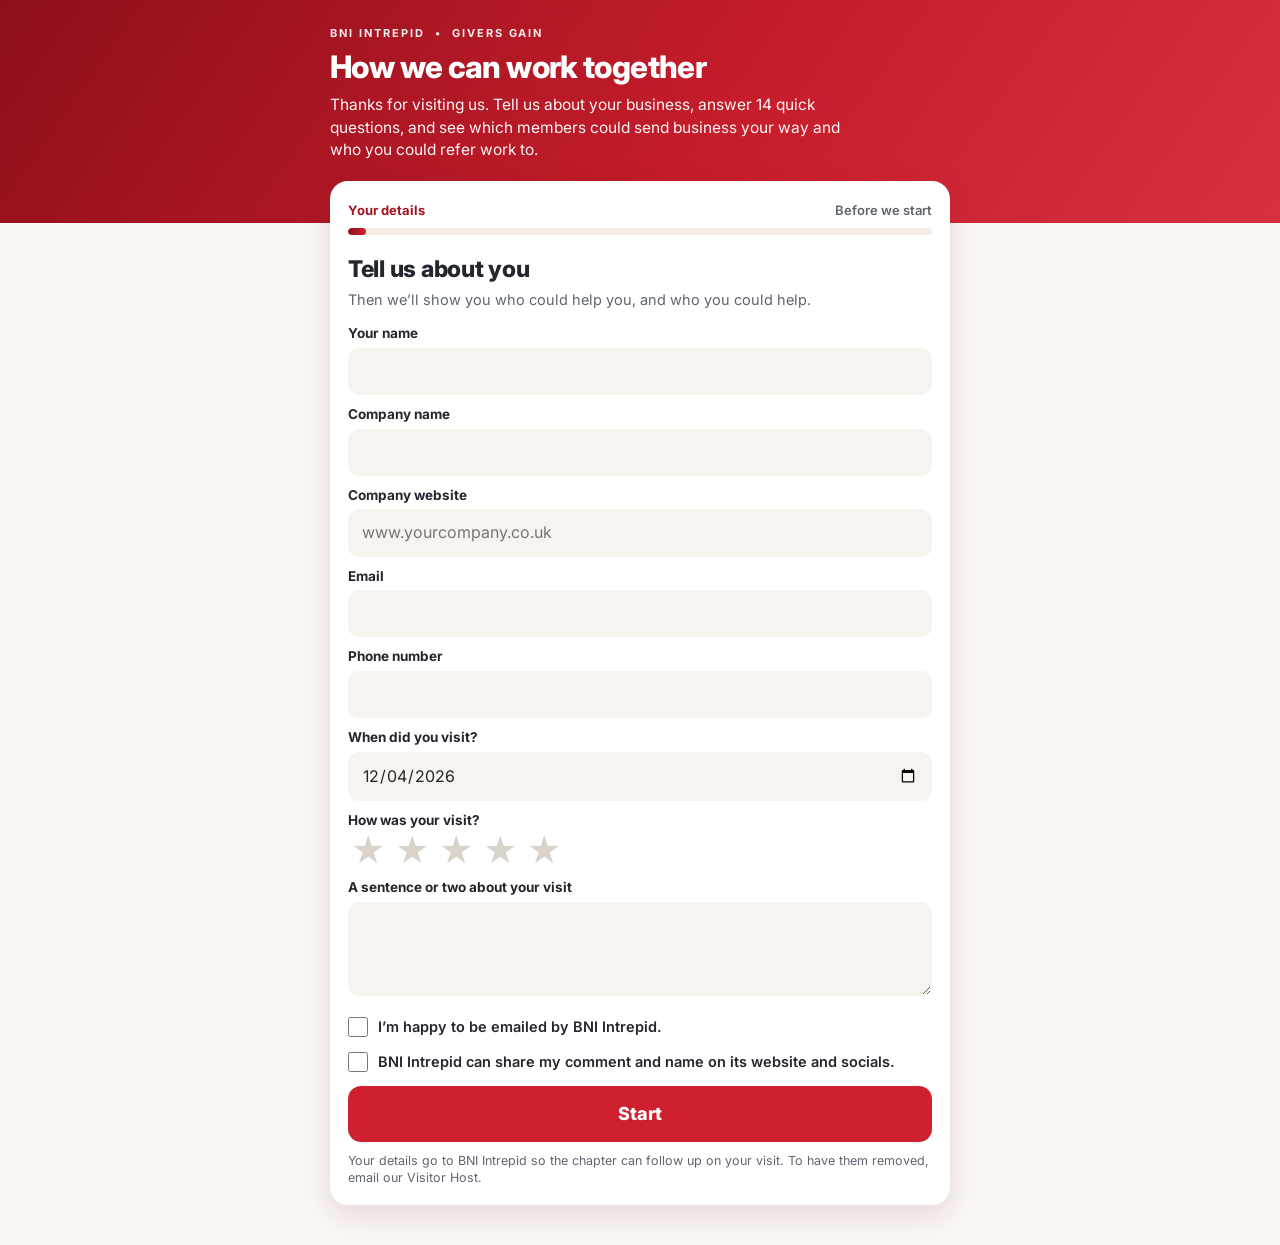
<file: work-together/index.html>
<!DOCTYPE html>
<html lang="en-GB">
<head>
<meta charset="utf-8">
<meta name="viewport" content="width=device-width, initial-scale=1">
<meta name="robots" content="noindex">
<title>How We Can Work Together</title>
<link rel="preconnect" href="https://fonts.googleapis.com">
<link href="https://fonts.googleapis.com/css2?family=Inter:wght@400;500;600;700;800&display=swap" rel="stylesheet">
<style>
  /* Same world as the chapter's printed sheets: gradient red header, warm cards, team colours. */
  :root { color-scheme: light; --red:#CF2030; --red-d:#A3141F; --deep:#8E0F1A; --ink:#23262D; --muted:#5F6470; --line:#EAE5E0; --warm:#FAF6F3; --tint:#FBF0F0; --gold:#9A6F06; --gold-bg:#FCF5E3; --gold-line:#EBD9A6; --font:'Inter',Arial,sans-serif; }
  * { box-sizing: border-box; }
  html, body { margin: 0; padding: 0; }
  body { background: var(--warm); color: var(--ink); font-family: var(--font); font-size: 16px; line-height: 1.45; -webkit-font-smoothing: antialiased; }
  h1, h2, h3 { margin: 0; text-wrap: balance; }
  button { font: inherit; cursor: pointer; }
  :focus-visible { outline: 3px solid var(--ink); outline-offset: 2px; }
  .wrap { max-width: 620px; margin: 0 auto; }
  .top { background: linear-gradient(125deg, var(--deep) 0%, #C41C2B 55%, #D9303F 100%); color: #fff; padding: 26px 18px 62px; }
  .eyebrow { font-size: 11px; font-weight: 700; letter-spacing: .18em; text-transform: uppercase; margin: 0 0 8px; opacity: .92; }
  .top h1 { font-size: 31px; font-weight: 800; letter-spacing: -.02em; line-height: 1.1; }
  .top p.lead { margin: 10px 0 0; max-width: 52ch; font-size: 15.5px; opacity: .96; }
  .going .top { padding: 16px 18px 56px; } .going .top h1 { font-size: 22px; } .going .top p.lead { display: none; }
  main { padding: 0 14px 40px; margin-top: -42px; }
  /* question */
  .q { background: #fff; border-radius: 18px; padding: 20px 18px 18px; box-shadow: 0 10px 30px rgba(90,20,25,.12); }
  .meta { display: flex; justify-content: space-between; align-items: baseline; gap: 10px; font-size: 13px; font-weight: 700; color: var(--red-d); }
  .meta span:last-child { color: var(--muted); font-weight: 600; }
  .bar { height: 7px; background: #F1ECE7; border-radius: 7px; overflow: hidden; margin: 8px 0 20px; }
  .bar i { display: block; height: 100%; background: linear-gradient(90deg, var(--deep), var(--red)); border-radius: 7px; }
  .q h2 { font-size: 23px; font-weight: 800; line-height: 1.22; letter-spacing: -.012em; min-height: 2.45em; }
  .q p.eg { margin: 6px 0 0; font-size: 14.5px; color: var(--muted); }
  .yn { display: grid; grid-template-columns: 1fr 1fr; gap: 10px; margin-top: 20px; }
  .yn button { border: 0; border-radius: 13px; padding: 16px; font-size: 18px; font-weight: 800; transition: transform .08s ease, background .15s ease; }
  .yn button:active { transform: scale(.98); }
  .yes { background: var(--red); color: #fff; } .yes:hover { background: var(--red-d); }
  .no { background: #F4F0EC; color: var(--ink); } .no:hover { background: #EBE5DF; }
  .ctl { display: flex; gap: 16px; margin-top: 14px; flex-wrap: wrap; }
  .txt { background: none; border: 0; padding: 4px 0; color: var(--red-d); font-weight: 600; font-size: 14.5px; text-decoration: underline; text-underline-offset: 3px; }
  /* results */
  .res { display: grid; gap: 16px; }
  .panel { background: #fff; border-radius: 18px; padding: 18px 16px; box-shadow: 0 6px 22px rgba(90,20,25,.08); }
  .tag { display: inline-block; font-size: 11px; font-weight: 800; letter-spacing: .12em; text-transform: uppercase; padding: 3px 9px; border-radius: 20px; background: var(--tint); color: var(--red-d); margin-bottom: 7px; }
  .goose .tag { background: var(--gold-bg); color: var(--gold); }
  .panel h2 { font-size: 22px; font-weight: 800; letter-spacing: -.012em; line-height: 1.2; }
  .panel p.why { margin: 3px 0 12px; font-size: 14.5px; color: var(--muted); }
  .list { display: grid; gap: 8px; }
  .m { display: grid; grid-template-columns: 74px 1fr; gap: 12px; align-items: center; background: var(--warm); border-radius: 12px; padding: 10px 12px; }
  .goose .m { background: var(--gold-bg); }
  .m .lg { width: 74px; height: 50px; display: flex; align-items: center; justify-content: center; background: #fff; border-radius: 8px; padding: 4px; }
  .m .lg img { max-width: 100%; max-height: 100%; display: block; }
  .m .lg img.dark { filter: brightness(0); }
  .m h3 { font-size: 16px; font-weight: 700; line-height: 1.2; }
  .m h3 em { display: block; font-style: normal; font-weight: 500; color: var(--red-d); font-size: 13.5px; }
  .m p { margin: 2px 0 0; font-size: 14px; line-height: 1.35; }
  /* trails */
  .tr { background: var(--warm); border-radius: 14px; padding: 14px 14px 12px; }
  .tr h3 { font-size: 17px; font-weight: 800; color: var(--red-d); margin-bottom: 10px; letter-spacing: -.005em; }
  .chain { position: relative; display: grid; gap: 2px; }
  .chain::before { content: ""; position: absolute; left: 6px; top: 12px; bottom: 12px; width: 2px; background: #E3DBD3; }
  .st { position: relative; padding: 5px 8px 5px 24px; font-size: 14px; line-height: 1.3; }
  .st::before { content: ""; position: absolute; left: 1px; top: 10px; width: 12px; height: 12px; border-radius: 50%; background: var(--c); box-shadow: 0 0 0 3px var(--warm); }
  .st b { display: block; font-weight: 700; } .st span { color: var(--muted); font-size: 13.5px; }
  .st.you { background: var(--red); color: #fff; border-radius: 11px; padding: 9px 12px 10px 24px; margin: 4px 0; box-shadow: 0 5px 14px rgba(207,32,48,.28); }
  .st.you::before { background: #fff; box-shadow: 0 0 0 3px var(--red-d); left: 1px; top: 14px; }
  .st.you b { font-size: 15.5px; font-weight: 800; } .st.you span { color: #fff; font-size: 14px; }
  .pass { margin: 9px 0 0; font-size: 13.5px; color: var(--muted); }
  .key { display: flex; flex-wrap: wrap; gap: 4px 12px; margin: -4px 0 12px; font-size: 12px; color: var(--muted); font-weight: 600; }
  .key span { display: inline-flex; align-items: center; gap: 5px; } .key i { width: 9px; height: 9px; border-radius: 50%; display: block; }
  .brief { margin-top: 12px; background: var(--tint); border-radius: 12px; padding: 12px 14px; font-size: 14.5px; }
  .more { margin-top: 10px; font-size: 14px; } .more summary { cursor: pointer; color: var(--red-d); font-weight: 700; padding: 6px 0; }
  .one { border-top: 1px solid var(--line); padding: 8px 0; } .one b { display: block; font-weight: 700; } .one span { color: var(--muted); font-size: 13.5px; }
  .q h2.ch { min-height: 0; }
  .opts { display: grid; gap: 8px; margin-top: 16px; }
  .opt { border: 0; text-align: left; background: #F7F3EF; color: var(--ink); border-radius: 12px; padding: 13px 15px; font-size: 15.5px; font-weight: 600; line-height: 1.3; transition: background .15s ease; }
  .opt:hover { background: var(--tint); color: var(--red-d); }
  .opt:active { background: var(--red); color: #fff; }
  .join { background: linear-gradient(125deg, var(--deep) 0%, #C41C2B 60%, #D9303F 100%); color: #fff; }
  .join .tag { background: rgba(255,255,255,.18); color: #fff; }
  .join p { margin: 8px 0 0; font-size: 15px; } .join p.sm { font-size: 14px; opacity: .96; }
  .cta { display: grid; grid-template-columns: 1fr 1fr; gap: 8px; margin: 14px 0 12px; }
  .cta a { display: block; text-align: center; text-decoration: none; font-weight: 800; border-radius: 12px; padding: 13px 10px; font-size: 15px; line-height: 1.25; }
  .cta .c1 { grid-column: 1 / -1; background: #fff; color: var(--red-d); font-size: 16px; }
  .cta .c2 { background: rgba(255,255,255,.16); color: #fff; box-shadow: inset 0 0 0 1.5px rgba(255,255,255,.6); }
  .soc { display: grid; grid-template-columns: repeat(3,1fr); gap: 8px; }
  .soc a { display: block; text-align: center; text-decoration: none; background: var(--warm); color: var(--red-d); font-weight: 700; border-radius: 12px; padding: 12px 10px; font-size: 15px; }
  .soc a:first-child { grid-column: 1 / -1; background: var(--red); color: #fff; }
  .bar i.run { width: 100%; animation: run 10s linear both; } @keyframes run { from { width: 4%; } to { width: 100%; } }
  .vf { aspect-ratio: 16 / 9; margin: 14px -18px 0; background: #1C1C1E; }
  .vf iframe, .vf video { display: block; width: 100%; height: 100%; border: 0; background: #000; }
  .skip { display: block; width: 100%; margin-top: 14px; border: 0; border-radius: 13px; padding: 14px; font-size: 16.5px; font-weight: 800; background: #F4F0EC; color: var(--ink); }
  .skip.ready { background: var(--red); color: #fff; }
  .fds { display: grid; gap: 10px; margin-top: 14px; }
  .fd span { display: block; font-size: 13.5px; font-weight: 700; margin-bottom: 4px; }
  .fd input { width: 100%; font: inherit; font-size: 16px; color: var(--ink); background: #F7F3EF; border: 1.5px solid transparent; border-radius: 11px; padding: 11px 13px; }
  .fd textarea { width: 100%; font: inherit; font-size: 16px; color: var(--ink); background: #F7F3EF; border: 1.5px solid transparent; border-radius: 11px; padding: 11px 13px; resize: vertical; } .fd textarea:focus { outline: none; border-color: var(--red); background: #fff; }
  .stars { display: flex; gap: 4px; } .stars button { border: 0; background: none; padding: 0 3px; font-size: 34px; line-height: 1; color: #DAD3CC; } .stars button.on { color: #E0A100; }
  .fd input:focus { outline: none; border-color: var(--red); background: #fff; }
  .ok { display: flex; gap: 10px; align-items: flex-start; margin-top: 14px; font-size: 14.5px; font-weight: 600; } .ok input { width: 20px; height: 20px; margin: 1px 0 0; accent-color: var(--red); flex: none; }
  .er { margin: 10px 0 0; color: var(--red-d); font-size: 14px; font-weight: 700; }
  .go { display: block; width: 100%; margin-top: 14px; border: 0; border-radius: 13px; padding: 15px; font-size: 18px; font-weight: 800; background: var(--red); color: #fff; } .go:hover { background: var(--red-d); }
  .sm2 { margin: 10px 0 0; font-size: 12.5px; color: var(--muted); line-height: 1.4; }
  .basis { margin: 0; background: #fff; border-radius: 12px; padding: 10px 14px; font-size: 14px; font-weight: 600; color: var(--muted); box-shadow: 0 6px 22px rgba(90,20,25,.08); }
  .ics { display: flex; flex-wrap: wrap; justify-content: center; gap: 14px 12px; margin: 16px 0 12px; }
  .ic { display: flex; flex-direction: column; align-items: center; gap: 4px; color: #fff; text-decoration: none; font-size: 12px; font-weight: 700; }
  .ic i { width: 46px; height: 46px; border-radius: 50%; background: #fff; color: var(--red-d); display: flex; align-items: center; justify-content: center; } .ic svg { width: 24px; height: 24px; display: block; }
  .m .em { display: inline-flex; align-items: center; justify-content: center; width: 34px; height: 34px; margin-top: 6px; border-radius: 50%; background: var(--red); color: #fff; } .m .em svg { width: 18px; height: 18px; }
  .st.you b small { font-weight: 600; font-size: 13px; opacity: .9; }
  .skip:disabled { opacity: .7; }
  .lk { background: none; border: 0; padding: 0; color: inherit; font-weight: 800; text-decoration: underline; text-underline-offset: 3px; }
  .joinbtn { display: block; margin: 6px 0 12px; background: #fff; color: var(--red-d); text-align: center; text-decoration: none; font-size: 26px; font-weight: 800; letter-spacing: -.012em; line-height: 1.2; border-radius: 15px; padding: 19px 14px; box-shadow: 0 8px 22px rgba(60,0,8,.38); transition: transform .08s ease; } .joinbtn:active { transform: scale(.98); }
  .two a { background: rgba(255,255,255,.14) !important; color: #fff !important; box-shadow: inset 0 0 0 1.5px rgba(255,255,255,.55); }
  .jl { display: block; font-size: 25px; font-weight: 800; letter-spacing: -.012em; line-height: 1.2; color: inherit; text-underline-offset: 4px; }
  .two { display: grid; grid-template-columns: 1fr 1fr; gap: 10px; margin: 14px 0 12px; }
  .two a { display: flex; flex-direction: column; align-items: center; gap: 6px; text-align: center; text-decoration: none; background: #fff; color: var(--red-d); border-radius: 13px; padding: 12px 8px; font-size: 14px; font-weight: 800; line-height: 1.2; } .two svg { width: 26px; height: 26px; }
  .act { text-align: center; } .act .jl { color: var(--red-d); } .act .ics { margin: 14px 0 2px; }
  .act .ic i { background: var(--red); color: #fff; }
  .foot { display: none; margin: 22px 4px 0; font-size: 13px; color: var(--muted); } .finished .foot { display: block; }
  @media (max-width: 420px) { .top h1 { font-size: 27px; } .q h2 { font-size: 21px; } .m { grid-template-columns: 58px 1fr; } .m .lg { width: 58px; height: 42px; } }
</style>
</head>
<body>
<header class="top">
  <div class="wrap">
    <p class="eyebrow">BNI Intrepid &nbsp;•&nbsp; Givers Gain</p>
    <h1>How we can work together</h1>
    <p class="lead">Thanks for visiting us. Tell us about your business, answer 14 quick questions, and see which members could send business your way and who you could refer work to.</p>
  </div>
</header>
<main>
  <div class="wrap">
    <div id="flow" aria-live="polite"></div>
    <p class="foot">These are suggestions based on your answers and what each member does. Every member’s number is on your BNI sheet.</p>
  </div>
</main>
<script>
// Who you work with: S small businesses, B larger organisations, T trades, H homeowners, F individuals and families, L landlords. From the answers: V moving, N new businesses, G growing, K open to the public, Z repairs, A premises, Q marketing
// What you do: P work on property, D design and plan, R money, legal or insurance, Y future planning, O things businesses use, I IT and phones, M marketing or sales, W staff, E events and hospitality, C cleaning and upkeep
// g = why they could send you business. h = why you could send them business.
var M = [
 ['Michelle Barber','The Gray House','L01.png',{L:'Looks after landlords and rental homes every day.',P:'Rental homes always need reliable people to look after them.'},{L:'Your landlords may want a lettings and property manager.'}],
 ['Sue Iannucci','The Agency UK','L05.png',{H:'Meets homeowners as they buy and sell.',P:'Buyers and sellers often need work done on their home.'},{H:'Your homeowners may be thinking about moving.',L:'Your landlords may want to buy or sell.'}],
 ['Chris Ashley','Mike Powell Mortgages','L18.png',{H:'Speaks to people as they buy a home or remortgage.',F:'Sits down with people planning their finances around a home.'},{H:'Your homeowners may need mortgage advice.',L:'Your property clients may need mortgage advice.',F:'Your clients may need mortgage or protection advice.'}],
 ['Adam Shephard','Trade Price Aluminium','L20.png',{T:'Works with builders on extensions.',H:'Is in homes planning new windows and doors.',P:'Works alongside builders on home improvements.'},{T:'Your builders may need windows and doors.',H:'Your homeowners may want new windows or doors.'}],
 ['Alex Jones','RS Plumbing','L22.svg',{H:'Is in customers’ homes all the time.',L:'Works in homes that landlords and tenants rely on.',P:'Well placed to pass on work to other trades.'},{H:'Your homeowners may need a plumber.',L:'Your landlords will need a plumber.'}],
 ['Anthony Williams','AR Drainage Solutions Ltd','L10.png',{P:'Works on sites alongside other trades.',T:'Works with contractors on drainage and groundwork.',B:'Works with larger sites across the UK.'},{T:'Your building clients may need drainage or groundwork.',L:'Your landlords may need drains surveyed or cleared.',B:'Your larger clients may have drainage to look after.'}],
 ['Trae Williams','TRALEX 365 Ltd','L04.png',{H:'Works in homes as a residential electrician.',S:'Works with business premises as a commercial electrician.'},{H:'Your homeowners may need an electrician.',L:'Your landlords will need electrical work.',S:'Your business clients may need an electrician.',T:'Your building clients may need an electrician.'}],
 ['Philip Grunewald','AVA Fire & Security','L14.png',{B:'Protects business premises with fire and security systems.',S:'Works with businesses on fire and security.'},{S:'Your business clients may need fire alarms or security.',B:'Your larger clients may need fire alarms or security.',L:'Your landlords may need fire alarms.'}],
 ['Kath Hiscock','Seamount Accountancy','L15-navy.svg',{S:'Sees small business owners’ numbers every month.',R:'Clients often ask who else they should speak to.',O:'Knows what small business clients are spending on.',M:'Knows which clients are ready to grow.'},{S:'Your small business clients may need an accountant.',T:'Your trade clients may need an accountant.'}],
 ['Stuart Bourne','Atomos Wealth Planning','L19.jpg',{S:'Specialises in self-employed professionals.',F:'Helps people plan their finances for the long term.'},{S:'Your self-employed clients may need financial planning.',F:'Your clients may need financial planning.'}],
 ['Steve Western','Westmore Insure Ltd','L13.png',{S:'Insures businesses and meets owners regularly.',H:'Arranges personal insurance and mortgages.',L:'Arranges buy-to-let mortgages and cover.',R:'Clients often need other advice alongside insurance.'},{S:'Your business clients may need insurance.',T:'Your trade clients will need insurance.',L:'Your landlords will need insurance.',H:'Your homeowners may want an insurance review.'}],
 ['Robbie Williams','COFACE','L24.png',{B:'Works with companies that sell on credit.'},{B:'Your larger clients may want protecting from bad debts.',T:'Your trade suppliers may want protecting from bad debts.'}],
 ['Chris MacManus','MacManus Asset Finance','L09.png',{S:'Helps small firms fund their next step.',T:'Funds equipment and vehicles for working businesses.',M:'Funded clients are often ready to grow.'},{S:'Your business clients may need funding or cashflow help.',T:'Your trade clients may need finance for vehicles or kit.'}],
 ['Martin Britton','SSF Vehicle Leasing','L03-ssf.png',{T:'Supplies vans and cars to working businesses.',S:'Leases cars and vans to businesses.'},{T:'Your trade clients will need vans.',S:'Your business clients may need cars or vans.',B:'Your larger clients may run a fleet.'}],
 ['Spencer Clarke','Cost Cutting Solutions','L25.png',{S:'Reviews business bills and sees how firms run.',B:'Works with businesses across the UK on their costs.',O:'Knows what businesses are spending and where.'},{S:'Your business clients may be overpaying on energy, water or card fees.',B:'Your larger clients may want their costs reviewed.'}],
 ['Seamus Sullivan','Utility Warehouse','L02.svg',{H:'Talks to households about their energy, broadband, mobile and home insurance.',F:'Helps families bring their household bills together.'},{H:'Your homeowners may want to review their bills.',F:'Your clients may want to review their household bills.'}],
 ['Clive Thomas','Watkins & Gunn','L08w.png',{F:'Helps people through important legal matters.',S:'Advises business owners.',R:'Clients often need other advice alongside legal help.'},{F:'Your clients may need a solicitor.',S:'Your business clients may need legal advice.',H:'Your homeowners may need a solicitor.'}],
 ['Lee Howells','SWS - South Wales Safety','L06.png',{T:'Works with firms on site safety.',B:'Advises larger firms on safety and ISO standards.'},{T:'Your trade clients need health and safety covered.',B:'Your larger clients may need safety or ISO support.',S:'Your business clients may need fire risk assessments.'}],
 ['Andy Mackinson','Seriously','L16-wide.png',{S:'Helps businesses grow, so meets ambitious owners.',B:'Works with larger brands on marketing and print.'},{S:'Your business clients may need marketing help.',B:'Your larger clients may need a creative agency.'}],
 ['Daniel Harris','Focus Shift Films','L07.png',{B:'Makes films for well-known brands.',S:'Works with businesses raising their profile.'},{B:'Your larger clients may need video.',S:'Your business clients may need video.'}],
 ['Siân Roberts','Expose Photography','L23.png',{S:'Photographs businesses and their people.'},{S:'Your business clients may need professional photos.',F:'Your clients may want a photographer.'}],
 ['Jonathan Davies','Glenside Printing','L28.png',{S:'Prints for local businesses and organisations.',B:'Prints for clubs and organisations.'},{S:'Your business clients may need printing.',B:'Your larger clients may need printing.'}],
 ['Dawn Evans','Ajuda Ltd','L12.png',{B:'Trains staff at companies across the UK.',T:'Delivers first aid and fire safety training.'},{B:'Your larger clients may need accredited staff training.',T:'Your trade clients may need first aid training.',S:'Your business clients may need staff training.'}],
 ['Charlotte Warren','Hammer & Pen Ltd','L27.png',{T:'Works with trade owners every day.',O:'Sees what trade clients need to run smoothly.',M:'Works with trades who want to grow.'},{T:'Your trade clients may be drowning in paperwork.'}],
 ['Stuart Meikle','Flotek Group','L21.svg',{B:'Looks after IT for over 2,000 businesses.',S:'Supports businesses with IT and phones.',O:'Works with businesses every day.'},{S:'Your business clients may need IT support.',B:'Your larger clients may need IT or cyber security.'}],
 ['Steve Williams','Sabre Office','L26-sabreoffice.png',{S:'Supplies local offices.',B:'Works with office teams.'},{S:'Your business clients may need office supplies.',B:'Your larger clients may need office supplies.'}],
 ['Richard Metcalfe','Cortile Group Limited','L17.png',{S:'Supplies coffee to workplaces.',B:'Works with offices and hospitality.'},{B:'Your larger clients may want better coffee at work.',S:'Your business clients may want a coffee machine.'}],
 ['Gareth Rees','2Wish','L11.png',{},{B:'Your larger clients may be looking for a charity to support.',F:'2Wish supports families after the sudden death of a child or young person.'}]
];
var DARK = { 'L08w.png': 1 };
// Givers Gain Trails: same chains as the printed trails sheet. Each has who it suits (home or business) and where a visitor could slot in: tag: [steps before you, what you do].
var TC = { t:'#2F7D5B', p:'#B5810F', m:'#7B3F8C', f:'#2A4A7B', b:'#1B8088' };
var P = {
 philip:['Philip Grunewald','t'], adam:['Adam Shephard','t'], alex:['Alex Jones','t'], anthony:['Anthony Williams','t'], trae:['Trae Williams','t'], lee:['Lee Howells','b'],
 seamus:['Seamus Sullivan','p'], michelle:['Michelle Barber','p'], sue:['Sue Iannucci','p'], chrisa:['Chris Ashley','p'], clive:['Clive Thomas','p'],
 andy:['Andy Mackinson','m'], daniel:['Daniel Harris','m'], sian:['Siân Roberts','m'], jonathan:['Jonathan Davies','m'], gareth:['Gareth Rees','m'],
 kath:['Kath Hiscock','f'], stuartb:['Stuart Bourne','f'], westen:['Steve Western','f'], robbie:['Robbie Williams','f'], chrism:['Chris MacManus','f'], martin:['Martin Britton','b'],
 spencer:['Spencer Clarke','b'], stuartm:['Stuart Meikle','b'], stevew:['Steve Williams','b'], richard:['Richard Metcalfe','b'], dawn:['Dawn Evans','b'], charlotte:['Charlotte Warren','b']
};
var TR = [
 ['Buying a first home','HFL',[['sue','Finds the right home'],['chrisa','Arranges the mortgage'],['anthony','Surveys the drains before you buy'],['clive','Handles the legal side'],['westen','Sets up home insurance'],['seamus','Gets the bills sorted']],{P:[6,'Makes the new home their own'],C:[6,'Cleans before they move in'],R:[4,'Adds your advice to the move'],H:[6,'Helps the new homeowner settle in'],F:[6,'Helps the family settle in']}],
 ['Extending the family home','HFL',[['chrisa','Looks at raising the funds'],['anthony','Groundwork and drains'],['adam','New windows and doors'],['trae','Electrics for the new rooms'],['alex','Plumbing for the new rooms'],['westen','Updates the home cover']],{P:[2,'Adds your skill to the build',1],C:[5,'Cleans up after the builders'],H:[6,'Adds the finishing touches']}],
 ['Becoming a landlord','HFL',[['stuartb','Checks it fits your long-term plan'],['chrisa','Arranges the buy-to-let mortgage'],['sue','Finds the property'],['trae','Checks the electrics'],['philip','Fits the fire alarms'],['michelle','Finds tenants and manages it']],{P:[3,'Gets the property ready to let'],C:[5,'Cleans before tenants move in'],R:[1,'Adds your advice before they buy'],L:[6,'Supports the new landlord']}],
 ['Selling up and downsizing','HFL',[['alex','Fixes the niggles before viewings'],['sue','Sells the house'],['clive','Handles the legal side'],['stuartb','Plans what to do with the money'],['seamus','Moves the bills across']],{P:[1,'Gets the home ready to sell'],C:[1,'Cleans and clears before viewings'],F:[5,'Helps with the next chapter'],E:[5,'Helps plan what comes next']}],
 ['Planning to retire','HFL',[['kath','Gets the numbers in order'],['stuartb','Builds the retirement plan'],['clive','Writes the Will'],['chrisa','Reviews any mortgage and protection'],['seamus','Trims the household bills']],{R:[2,'Adds your advice to the plan',1],F:[4,'Helps them enjoy what comes next'],E:[4,'Helps plan the next adventure']}],
 ['A leak at a rental home','HFL',[['michelle','Takes the tenant’s call'],['alex','Fixes the leak'],['anthony','Checks and clears the drains'],['trae','Makes the electrics safe'],['westen','Checks what the cover includes']],{P:[4,'Repairs the damage'],C:[4,'Dries out and cleans up'],L:[5,'Supports the landlord afterwards']}],
 ['Making a home safer and cheaper to run','HFL',[['seamus','Reviews the household bills'],['adam','Upgrades the windows and doors'],['philip','Adds an alarm and CCTV'],['trae','Sorts any electrical work']],{P:[3,'Adds your improvement'],H:[4,'Helps the homeowner next']}],
 ['Inheriting a house','HFL',[['clive','Handles the legal side'],['sue','Values the property'],['stuartb','Plans the next steps for the money'],['michelle','Lets it, if the family keep it'],['seamus','Moves the bills into the right name']],{R:[2,'Adds your advice for the family'],C:[1,'Clears and cleans the house'],P:[3,'Gets the house ready'],F:[4,'Supports the family']}],
 ['Opening a café','SBT',[['clive','Advises on hiring the staff'],['chrism','Funds the equipment'],['trae','Wires the premises'],['philip','Fits fire alarms and CCTV'],['spencer','Sets up card payments'],['richard','Supplies the machine and beans']],{P:[2,'Fits out the premises'],R:[1,'Adds your advice to the plan'],O:[5,'Supplies what the café uses'],M:[6,'Tells the town it’s open'],W:[6,'Gets the team ready to open'],E:[6,'Helps with opening night'],C:[6,'Keeps the premises clean'],S:[6,'Helps the new owner next']}],
 ['Starting out in the trades','SBT',[['kath','Sets up the books'],['martin','Supplies the van'],['westen','Arranges the insurance'],['lee','Covers health and safety'],['dawn','Delivers first aid training'],['charlotte','Takes on the admin']],{O:[2,'Supplies the tools and kit'],R:[3,'Adds your advice for the new owner'],M:[6,'Helps win the first customers'],W:[5,'Gets the team ready for site'],T:[6,'Works alongside the new trade']}],
 ['Taking on your first staff','SBT',[['clive','Advises on the legal side'],['dawn','Trains the new starters'],['lee','Reviews risk assessments'],['stuartm','Sets up IT and phones'],['stevew','Stocks the office'],['charlotte','Takes on the extra admin']],{W:[1,'Gets the new team up and running',1],O:[5,'Supplies what the team needs'],R:[1,'Adds your advice for the employer'],M:[2,'Helps train or grow the team'],S:[6,'Helps the growing business next']}],
 ['Winning a big contract','SBT',[['robbie','Protects against non-payment'],['chrism','Funds the cashflow'],['martin','Adds more vans'],['lee','Helps with ISO standards'],['dawn','Trains the bigger team'],['stevew','Keeps the office supplied']],{W:[4,'Gets the extra people ready'],O:[6,'Supplies what the job needs'],R:[2,'Adds your advice to the deal'],T:[3,'Adds capacity on the job'],P:[3,'Adds capacity on the job'],B:[6,'Helps deliver the contract']}],
 ['Moving to a new office','SBT',[['stuartm','Moves the IT and phones'],['stevew','Stocks the new office'],['richard','Installs the coffee machine'],['philip','Secures the building'],['spencer','Reviews the new bills'],['jonathan','Prints the new stationery']],{P:[1,'Fits out the new space'],C:[4,'Cleans the new premises',1],O:[3,'Supplies what the new office uses',1],M:[6,'Announces the move'],E:[6,'Hosts the opening'],B:[6,'Helps the team settle in'],S:[6,'Helps the team settle in']}],
 ['Growing a wholesale business','SBT',[['robbie','Insures the credit you give'],['kath','Keeps the numbers clear'],['chrism','Funds the stock and growth'],['martin','Leases the delivery vans'],['spencer','Keeps overheads down'],['stuartm','Protects the IT']],{O:[4,'Supplies what the warehouse uses'],R:[2,'Adds your advice to the plan'],W:[4,'Gets the extra staff ready'],M:[3,'Finds the new customers'],B:[6,'Helps the bigger business next']}],
 ['Supplying builders on account','SBT',[['adam','Supplies the trade'],['robbie','Checks and covers the credit'],['kath','Watches the cashflow'],['charlotte','Keeps the paperwork moving']],{T:[1,'Buys from the supplier and refers others'],O:[1,'Also supplies the trade']}],
 ['Relaunching your brand','SBT',[['andy','Shapes the new brand'],['daniel','Makes the launch film'],['sian','Takes the new photos'],['jonathan','Prints the new look'],['gareth','Adds a cause to stand behind']],{M:[4,'Adds your skill to the launch',1],W:[4,'Brings the team along with the change'],E:[5,'Hosts the launch']}],
 ['Hosting a charity dinner','SBT',[['gareth','Shares why it matters'],['andy','Spreads the word'],['jonathan','Prints the tickets'],['sian','Photographs the night'],['daniel','Films the story'],['richard','Supplies the coffee']],{E:[3,'Hosts or caters the night',1],M:[2,'Helps spread the word']}],
 ['Choosing a charity of the year','',[['gareth','Explains how you can help'],['andy','Tells your team and customers'],['daniel','Films the first event'],['sian','Captures the day']],{'*':[4,'Brings your own clients along']}]
];
// Everyone answers 14 questions, numbered from 1: what you do (1 choice + 5 drill-down), how you work (3), who you work with (5).
// Each drill-down yes can add who you work with (tags) and exact trail steps: [trail, steps before you, what you do].
var T0 = {}; TR.forEach(function (r, i) { T0[['buy','ext','land','down','ret','leak','safe','inh','cafe','start','staff','big','office','whole','acct','brand','dinner','charity'][i]] = i; });
var AREAS = [
 { n: 'Building, trades and property work', tag: 'P', q: [
  { t: 'Do you do structural work?', e: 'Such as extensions, roofing or brickwork.', g: ['T'], s: [['ext',1,'Builds the extension'],['leak',3,'Repairs the roof or walls'],['land',3,'Gets the building sound before letting']] },
  { t: 'Do you fit interiors?', e: 'Such as kitchens, bathrooms, joinery or flooring.', g: ['H'], s: [['ext',5,'Fits out the new rooms'],['buy',6,'Fits the new kitchen or bathroom'],['cafe',2,'Fits out the café']] },
  { t: 'Do you decorate or finish?', e: 'Such as painting, plastering or tiling.', g: ['H'], s: [['ext',5,'Finishes the walls and rooms'],['down',1,'Freshens the home for viewings'],['land',3,'Decorates before letting'],['leak',4,'Puts the room right']] },
  { t: 'Do you design or plan building work?', e: 'Such as architects, surveyors or interior designers.', g: ['D'], s: [['ext',0,'Draws up the plans'],['office',0,'Plans the new layout'],['cafe',1,'Plans the fit-out']] },
  { t: 'Do you work outside the home?', e: 'Such as gardens, driveways or fencing.', g: ['H'], s: [['ext',6,'Finishes the outside'],['down',1,'Smartens the outside for viewings'],['buy',6,'Sorts the garden or driveway']] } ] },
 { n: 'Cleaning and looking after premises', tag: 'C', q: [
  { t: 'Do you clean homes?', g: ['H'], s: [['buy',6,'Cleans before they move in'],['down',1,'Cleans before viewings']] },
  { t: 'Do you clean offices or commercial premises?', g: ['S'], s: [['office',4,'Cleans the new premises'],['cafe',6,'Keeps the premises clean']] },
  { t: 'Do you do end-of-tenancy or after-builders cleans?', g: ['L'], s: [['land',5,'Cleans before tenants move in'],['ext',5,'Cleans up after the builders'],['leak',4,'Dries out and cleans up']] },
  { t: 'Do you look after gardens or grounds?', g: ['H'], s: [['down',1,'Tidies the garden for viewings'],['inh',1,'Gets the garden under control'],['land',5,'Keeps the garden tidy for tenants']] },
  { t: 'Do you clear or remove things?', e: 'Such as rubbish, waste or house contents.', g: ['H'], s: [['inh',1,'Clears the house'],['down',2,'Clears what they can’t take'],['office',1,'Clears the old office']] } ] },
 { n: 'Money, legal and insurance', tag: 'R', q: [
  { t: 'Do you advise business owners on their money or tax?', g: ['S'], s: [['start',1,'Adds your advice for the new owner'],['whole',2,'Advises on the growth plan'],['ret',1,'Plans the owner’s exit']] },
  { t: 'Do you arrange insurance or protection?', g: ['F'], s: [['buy',5,'Protects the family and home'],['land',2,'Arranges the landlord’s cover'],['start',3,'Protects the new business']] },
  { t: 'Do you help with Wills, legal matters or estates?', g: ['F','Y'], s: [['ret',3,'Adds your legal advice'],['inh',1,'Helps sort the estate'],['staff',1,'Advises the new employer']] },
  { t: 'Do you arrange loans, finance or mortgages?', g: ['S'], s: [['ext',1,'Arranges extra funding'],['cafe',2,'Arranges extra funding'],['big',2,'Funds the extra work']] },
  { t: 'Do you help people invest or plan for retirement?', g: ['F','Y'], s: [['ret',2,'Adds your advice to the plan'],['land',1,'Advises before they buy'],['inh',3,'Advises on what to do with the money']] } ] },
 { n: 'IT, phones and software', tag: 'I', q: [
  { t: 'Do you support businesses with their IT?', g: ['S'], s: [['office',1,'Looks after the IT in the move'],['staff',4,'Gets the new starters set up']] },
  { t: 'Do you provide phones or broadband?', g: ['S'], s: [['office',1,'Sets up phones and internet'],['cafe',5,'Gets the café online']] },
  { t: 'Do you work on cyber security or backups?', g: ['B'], s: [['whole',6,'Keeps the data safe'],['big',6,'Keeps the contract data safe']] },
  { t: 'Do you build websites or software?', g: ['S'], s: [['brand',1,'Builds the new website'],['start',6,'Gets the new business online'],['whole',6,'Builds the ordering system']] },
  { t: 'Do you sell or repair computers and devices?', g: ['S'], s: [['staff',5,'Supplies the new laptops'],['start',6,'Supplies the first laptop and phone']] } ] },
 { n: 'Products and supplies for businesses', tag: 'O', q: [
  { t: 'Do you sell tools, equipment or materials?', g: ['T'], s: [['start',2,'Supplies the tools and kit'],['big',3,'Supplies what the job needs'],['acct',1,'Also supplies the trade']] },
  { t: 'Do you sell food, drink or hospitality stock?', g: ['K'], s: [['cafe',6,'Supplies the stock'],['dinner',6,'Supplies food and drink for the night']] },
  { t: 'Do you sell office or cleaning supplies?', g: ['S'], s: [['office',2,'Supplies what the new office uses'],['staff',5,'Supplies what the team needs']] },
  { t: 'Do you supply vehicles, machinery or plant?', g: ['T'], s: [['start',2,'Supplies the equipment'],['big',3,'Supplies the extra machinery'],['whole',4,'Supplies the warehouse equipment']] },
  { t: 'Do you supply signs, packaging or branded items?', g: ['S'], s: [['brand',4,'Puts the new look on everything'],['cafe',6,'Supplies the signs and packaging'],['whole',6,'Supplies the packaging']] } ] },
 { n: 'Marketing, sales, design and print', tag: 'M', q: [
  { t: 'Do you work on branding or design?', g: ['S'], s: [['brand',1,'Designs the new look'],['cafe',6,'Designs the café’s look']] },
  { t: 'Do you do websites or social media?', g: ['S'], s: [['brand',3,'Takes the new look online'],['start',6,'Gets the new business online'],['cafe',6,'Tells the town it’s open']] },
  { t: 'Do you help with sales or finding new customers?', g: ['S','G'], s: [['start',6,'Helps win the first customers'],['whole',3,'Finds the new customers'],['big',0,'Helps win the contract']] },
  { t: 'Do you do PR or copywriting?', g: ['B'], s: [['dinner',2,'Gets the event noticed'],['charity',2,'Tells the story'],['brand',4,'Writes the launch story']] },
  { t: 'Do you do signage or printed marketing?', g: ['S'], s: [['brand',4,'Adds your signs and print'],['office',6,'Updates the signs']] } ] },
 { n: 'HR, recruitment, training and workwear', tag: 'W', q: [
  { t: 'Do you recruit people for businesses?', g: ['G'], s: [['staff',1,'Finds the new starters'],['big',4,'Finds the extra people']] },
  { t: 'Do you give HR advice?', g: ['S'], s: [['staff',2,'Sets up contracts and HR'],['cafe',2,'Gets the staff paperwork right']] },
  { t: 'Do you train staff?', g: ['B'], s: [['staff',2,'Adds your training'],['big',5,'Trains the team for the job'],['start',5,'Adds your training']] },
  { t: 'Do you supply workwear or uniforms?', g: ['T'], s: [['start',5,'Supplies the workwear'],['cafe',6,'Supplies the uniforms'],['big',3,'Kits out the bigger team'],['brand',4,'Puts the new look on the team']] },
  { t: 'Do you coach people or support wellbeing at work?', g: ['B'], s: [['staff',6,'Supports the new team'],['big',6,'Keeps the team well through the job']] } ] },
 { n: 'Events, food, travel and hospitality', tag: 'E', q: [
  { t: 'Do you run a venue or provide catering?', g: ['B'], s: [['dinner',3,'Hosts or caters the night'],['brand',5,'Hosts the launch'],['office',6,'Caters the opening']] },
  { t: 'Do you organise events?', g: ['B'], s: [['dinner',2,'Organises the night'],['brand',5,'Runs the launch event'],['charity',3,'Organises the event']] },
  { t: 'Do you arrange travel or holidays?', g: ['F'], s: [['ret',4,'Plans the first big trip'],['down',5,'Plans what comes next'],['big',6,'Arranges the team’s travel']] },
  { t: 'Do you run a café, restaurant or shop?', g: ['F'], s: [['charity',4,'Raises money with your customers'],['dinner',3,'Supports the night']] },
  { t: 'Do you provide entertainment, flowers or gifts?', g: ['F'], s: [['dinner',6,'Adds something special to the night'],['office',6,'Marks the opening'],['brand',5,'Adds to the launch']] } ] },
 { n: 'Something else', tag: '', q: [
  { t: 'Do you look after people’s health or wellbeing?', g: ['F'], s: [['ret',4,'Helps them stay well'],['staff',6,'Looks after the team’s wellbeing']] },
  { t: 'Do you teach or coach people?', g: ['F'], s: [['staff',2,'Coaches the new team'],['ret',4,'Helps them learn something new']] },
  { t: 'Do you sell to the public from a shop or online?', g: ['K','F'], s: [['charity',4,'Raises money with your customers'],['buy',6,'Supplies the new home']] },
  { t: 'Do you provide a service in people’s homes?', g: ['H'], s: [['buy',6,'Helps them settle in'],['ret',4,'Helps at home']] },
  { t: 'Do you work with charities or community groups?', g: ['B'], s: [['dinner',1,'Brings your community along'],['charity',1,'Helps spread the word']] } ] }
];
var WHEN = [['B','At the planning stage, before anything starts'],['D','While the work or change is happening'],['A','Afterwards, once it’s done'],['','It varies']];
var BEFORE = [['V','They’re moving home',['sue','chrisa','clive']],['D','They’re planning building work',['adam','anthony','chrisa']],['Z','Something has gone wrong or broken',['alex','trae','michelle']],['N','They’re starting or buying a business',['kath','chrism']],['G','They’re growing or winning bigger work',['chrism','robbie','dawn']],['A','They’re moving or setting up premises',['stuartm','stevew','philip']],['Y','They’re planning for the future',['stuartb','clive']],['Q','They want more customers or a new look',['andy','daniel','sian']],['','None of these',[]]];
var NEXT = [['Funding or finance',['chrism','chrisa']],['Insurance or protection',['westen','robbie']],['Legal or accounting help',['clive','kath']],['A tradesperson',['alex','trae','adam','anthony','philip']],['Help buying, selling or letting',['sue','michelle']],['IT, supplies or lower running costs',['stuartm','stevew','spencer']],['Marketing, photos or print',['andy','daniel','sian','jonathan']],['Training, safety or admin',['dawn','lee','charlotte']],['None of these',[]]];
var WHO = [['Do you work with small businesses or the self-employed?','','S'],['Do you work with larger companies or organisations?','Roughly 50 staff or more.','B'],['Do you work with trades or construction firms?','Builders, electricians, plumbers and so on.','T'],['Do you work with homeowners or families?','','HF'],['Do you work with landlords or property investors?','','L']];
var TOTAL = 14;
// Extra reasons: tag -> g (they could send you business) and h (you could send them business).
var X = {
 V: { g: { 'Sue Iannucci': 'Meets people just as they decide to move.', 'Chris Ashley': 'Speaks to buyers before they move.', 'Clive Thomas': 'The firm’s conveyancers deal with movers every day.', 'Michelle Barber': 'Meets landlords and tenants on the move.' }, h: { 'Seamus Sullivan': 'Your movers will need their bills set up.', 'Steve Western': 'Your movers will need home insurance.' } },
 N: { g: { 'Kath Hiscock': 'Often the first call for a new business.', 'Chris MacManus': 'Funds new firms’ equipment.' }, h: { 'Spencer Clarke': 'New firms need card payments and energy set up.', 'Martin Britton': 'New firms may need a car or van.', 'Steve Western': 'New firms will need insurance.' } },
 G: { g: { 'Chris MacManus': 'Funds firms as they grow.', 'Robbie Williams': 'Works with firms taking on bigger contracts.', 'Dawn Evans': 'Trains growing teams.' }, h: { 'Lee Howells': 'Growing firms need health and safety covered.', 'Stuart Meikle': 'Growing firms need IT that keeps up.', 'Clive Thomas': 'Growing firms may need employment advice.' } },
 K: { g: { 'Richard Metcalfe': 'Supplies cafés, hotels and restaurants.', 'Spencer Clarke': 'Sets up card payments for places open to the public.' }, h: { 'Philip Grunewald': 'Your premises clients may need alarms or CCTV.', 'Trae Williams': 'Your premises clients may need an electrician.' } },
 D: { g: { 'Adam Shephard': 'Works with builders on extensions.', 'Anthony Williams': 'Works on sites from the groundwork up.', 'Chris Ashley': 'Speaks to homeowners raising money for building work.' }, h: { 'Trae Williams': 'Your projects will need an electrician.' } },
 Y: { g: { 'Stuart Bourne': 'Helps people plan their finances for the long term.', 'Clive Thomas': 'The firm writes Wills and handles probate.', 'Kath Hiscock': 'Sees owners thinking about what comes next.' }, h: { 'Chris Ashley': 'Your clients may need protection advice.' } },
 W: { g: { 'Clive Thomas': 'The firm advises employers on employment and HR.', 'Lee Howells': 'Works with employers on safety.', 'Kath Hiscock': 'Sees firms as they take on staff.' }, h: { 'Dawn Evans': 'Your employers may need accredited staff training.' } },
 E: { g: { 'Richard Metcalfe': 'Works with hotels and hospitality.', 'Andy Mackinson': 'Runs campaigns and launches for brands.', 'Gareth Rees': 'Organises fundraising events.' }, h: { 'Siân Roberts': 'Your events may need a photographer.', 'Daniel Harris': 'Your events may need filming.' } },
 C: { g: { 'Michelle Barber': 'Rental homes need looking after between tenants.', 'Sue Iannucci': 'Homes for sale need to look their best.' }, h: { 'Spencer Clarke': 'Your premises clients may be overpaying on their bills.' } },
 Z: { g: { 'Alex Jones': 'Called out to homes when things go wrong.', 'Trae Williams': 'Called out when the electrics fail.', 'Michelle Barber': 'Takes tenants’ calls when something breaks.' }, h: {} },
 A: { g: { 'Stuart Meikle': 'Sets businesses up when they move.', 'Steve Williams': 'Stocks offices as they set up.', 'Philip Grunewald': 'Protects premises as firms move in.' }, h: {} },
 Q: { g: { 'Andy Mackinson': 'Works with firms wanting to grow.', 'Daniel Harris': 'Works with brands raising their profile.', 'Siân Roberts': 'Photographs businesses and their people.' }, h: {} }
};
Object.keys(X).forEach(function (k) { M.forEach(function (m) { if (X[k].g[m[0]]) m[3][k] = X[k].g[m[0]]; if (X[k].h[m[0]]) m[4][k] = X[k].h[m[0]]; }); });
var DOES = { P: 3, D: 3, R: 3, Y: 3, O: 3, I: 3, M: 3, W: 3, E: 3, C: 3, V: 2, N: 2, G: 2, K: 2 };
var LIKE = { D: 'P', Y: 'R', I: 'O', V: 'H', N: 'S', G: 'S', K: 'S' };
var path = [], watched = false;
function esc(s) { return String(s).replace(/&/g, '&amp;').replace(/</g, '&lt;').replace(/>/g, '&gt;').replace(/"/g, '&quot;'); }
// Turn the answers into: tags, chosen trail steps, when you come in, who comes just before you and who comes next.
function read(a) {
  var area = AREAS[a[0]], t = {}, s = [];
  function add(x) { if (!x) return; t[x] = 1; if (LIKE[x]) t[LIKE[x]] = 1; }
  add(area.tag);
  area.q.forEach(function (q, i) { if (a[i + 1]) { q.g.forEach(add); s = s.concat(q.s); } });
  var b = BEFORE[a[7]], n = NEXT[a[8]];
  add(b[0]);
  WHO.forEach(function (w, i) { if (a[9 + i]) w[2].split('').forEach(add); });
  return { t: t, s: s, when: WHEN[a[6]][0], pick: b[0], before: b[2], next: n[1], nextName: n[0] };
}
// Golden geese: their clients are the people you want, or they're there just before you're needed. You can help: the people your customers need next. Nobody appears on both lists.
function match(r) {
  var t = r.t, nm = {}; r.next.forEach(function (k) { nm[P[k][0]] = 1; });
  var geese = M.map(function (m, i) { var s = 0, why = '', best = 0; for (var k in m[3]) if (t[k]) { var w = (DOES[k] || 2) + (k === r.pick ? 8 : 0); s += w; if (w > best) { best = w; why = m[3][k]; } } return { i: i, s: nm[m[0]] ? 0 : s, why: why }; })
    .filter(function (x) { return x.s > 0; }).sort(function (a, b) { return b.s - a.s || a.i - b.i; }).slice(0, 5);
  var used = {}; geese.forEach(function (x) { used[x.i] = 1; });
  var helps = M.map(function (m, i) { var s = 0, why = ''; if (nm[m[0]]) { s = 10; why = 'Your customers often need this next: ' + r.nextName.toLowerCase() + '.'; } for (var k in m[4]) if (t[k]) { s += 2; if (!why) why = m[4][k]; } return { i: i, s: s, why: why }; })
    .filter(function (x) { return x.s > 0 && !used[x.i]; }).sort(function (a, b) { return b.s - a.s || a.i - b.i; }).slice(0, 5);
  return { geese: geese, helps: helps };
}
function phase(at, len) { var p = at / len; return p <= 0.34 ? 'B' : p >= 0.8 ? 'A' : 'D'; }
// Best slot in each trail: your exact drill-down steps first, then broader fits. A step scores more if it matches when you come in, who comes before you and who comes next.
function fits(r) {
  var t = r.t, c = [];
  r.s.forEach(function (x) { c.push({ i: T0[x[0]], f: [x[1], x[2]], b: 20 }); });
  var placed = aiRead && aiRead.placements && aiRead.placements.length;
  if (placed) aiRead.placements.forEach(function (p) { c.push({ i: p.trail, f: [p.before, p.step], b: 40 }); });
  else siteSteps().forEach(function (x) { c.push({ i: T0[x[0]], f: [x[1], x[2]], b: 32 }); });
  TR.forEach(function (row, i) { for (var k in row[3]) if (k === '*' || t[k]) c.push({ i: i, f: row[3][k], b: k === '*' ? 0 : (DOES[k] || 1) + (row[3][k][2] ? 3 : 0) }); });
  var best = {};
  c.forEach(function (x) {
    var row = TR[x.i], st = row[2], at = x.f[0], s = x.b;
    if (r.when && phase(at, st.length) === r.when) s += 4;
    if (row[1].split('').some(function (k) { return t[k]; })) s += 2;
    if (at > 0 && r.before.indexOf(st[at - 1][0]) >= 0) s += 3;
    if (at < st.length && r.next.indexOf(st[at][0]) >= 0) s += 3;
    x.s = s; if (!best[x.i] || s > best[x.i].s) best[x.i] = x;
  });
  var all = Object.keys(best).map(function (k) { return best[k]; }).sort(function (a, b) { return b.s - a.s || a.i - b.i; });
  return all.slice(0, 3);
}
function stepHtml(s) { var p = P[s[0]]; return '<div class="st" style="--c:' + TC[p[1]] + '"><b>' + esc(p[0]) + '</b><span>' + esc(s[1]) + '</span></div>'; }
function youHtml(x) { return '<div class="st you"><b>' + esc(me && me.company ? me.company : 'You') + '</b><span>' + esc(x) + '</span></div>'; }
function fitHtml(x) {
  var r = TR[x.i], at = x.f[0], steps = r[2], html = '';
  steps.forEach(function (s, n) { if (n === at) html += youHtml(x.f[1]); html += stepHtml(s); });
  if (at >= steps.length) html += youHtml(x.f[1]);
  var before = at > 0 ? P[steps[at - 1][0]][0] : '', after = at < steps.length ? P[steps[at][0]][0] : '';
  var line = before && after ? esc(before) + ' could pass work to you, and you could pass it on to ' + esc(after) + '.' : before ? esc(before) + ' could pass work to you.' : 'You could start this trail, and pass work on to ' + esc(after) + '.';
  return '<article class="tr"><h3>' + esc(r[0]) + '</h3><div class="chain">' + html + '</div><p class="pass">' + line + '</p></article>';
}
var KEY = [['t', 'Trades'], ['p', 'Property & Home'], ['f', 'Finance & Insurance'], ['b', 'Business Services'], ['m', 'Marketing & Community']];
function trailsHtml(r) {
  return '<section class="panel"><span class="tag">Your place</span><h2>Where you could fit in a Givers Gain Trail</h2><p class="why">A trail is a chain of introductions, where one member leads to the next.</p><div class="key">' + KEY.map(function (k) { return '<span><i style="background:' + TC[k[0]] + '"></i>' + esc(k[1]) + '</span>'; }).join('') + '</div><div class="list">' + fits(r).map(fitHtml).join('') + '</div>' +
    '<div class="brief"><b>This is just a brief overview.</b> If you join, we can recalibrate where you fit, in the trails and in our Power Teams.</div>' +
    '<details class="more"><summary>See all ' + TR.length + ' trails</summary>' + TR.map(function (x) { return '<div class="one"><b>' + esc(x[0]) + '</b><span>' + x[2].map(function (s) { return esc(P[s[0]][0]); }).join(' → ') + '</span></div>'; }).join('') + '</details></section>';
}
// Chapter showcase: paste each link in once. New photos go in the album, so this page never needs changing.
// Chapter videos: each visitor sees one at random. An .mp4 in the video/ folder plays by itself (muted); Facebook or YouTube links also work.
var VIDEOS = ['video/intrepid.mp4'];
var CHAPTER = { photos: 'https://photos.app.goo.gl/2d8XV6VUuhMkJ23t5', instagram: 'https://www.instagram.com/bni_intrepid/', facebook: 'https://www.facebook.com/IntrepidBNI/', linkedin: 'https://uk.linkedin.com/company/bni-intrepid-cardiff' };
// Member emails for the Email buttons, published on Charlotte's instruction (6 Nov 2026).
var EM = { 'Michelle Barber': ['michelle','thegrayhouse.co.uk'], 'Seamus Sullivan': ['seamus.sullivan','uwclub.net'], 'Martin Britton': ['martin','samsmithfleet.com'], 'Trae Williams': ['trae','tralex365.com'], 'Sue Iannucci': ['sue.iannucci','theagencyuk.com'], 'Lee Howells': ['lee','safety.wales'], 'Daniel Harris': ['dan','focusshiftfilms.com'], 'Clive Thomas': ['cthomas','watkinsandgunn.co.uk'], 'Chris MacManus': ['cm','macmanus.finance'], 'Anthony Williams': ['anthony','ardrainagesolutions.com'], 'Gareth Rees': ['gareth','2wish.org.uk'], 'Dawn Evans': ['dawn','ajuda.org.uk'], 'Steve Western': ['steve','westmoreinsure.co.uk'], 'Philip Grunewald': ['pgrunewald','ava-cctv.co.uk'], 'Kath Hiscock': ['kath','seamountbiz.co.uk'], 'Andy Mackinson': ['andy','weareseriously.co.uk'], 'Richard Metcalfe': ['rich','cortilecoffee.co.uk'], 'Chris Ashley': ['chris','chrisashleymortgages.com'], 'Stuart Bourne': ['stuart.bourne','atomos.co.uk'], 'Adam Shephard': ['info','tradepricealuminium.co.uk'], 'Stuart Meikle': ['stuart.meikle','flotek.io'], 'Alex Jones': ['info','rsplumbingservices.co.uk'], 'Siân Roberts': ['exposephotographywales','gmail.com'], 'Robbie Williams': ['robbie.williams','coface.com'], 'Spencer Clarke': ['spencer','costcuttingsolutions.co.uk'], 'Steve Williams': ['steve','sabrecomputers.co.uk'], 'Charlotte Warren': ['charlotte','hammer-and-pen.com'], 'Jonathan Davies': ['glensideprinting','gmail.com'] };
function addr(n) { return EM[n] ? EM[n].join('@') : ''; }
function mail(to, cc, subject, body) { return 'mailto:' + to + '?' + (cc ? 'cc=' + encodeURIComponent(cc) + '&' : '') + 'subject=' + encodeURIComponent(subject) + '&body=' + encodeURIComponent(body); }
// Visitor details come first. API is the Google Apps Script web app: it saves the details, reads the website and supplies the videos.
var API = 'https://script.google.com/macros/s/AKfycbzrT6hSj8SUDcRupYEFjfywDd1eYz1iGN2Y_t5CgQVq7ONVt2rqPwI8UDSmMMTHrgbFEw/exec';
var TRAIL_THANKS = 'Thanks. Charlotte will look at your website and email you some ideas.', trailAsked = false, aiRead = null, stars = 0, me = null, siteText = '', siteState = 'none', sitePromise = null, ref = '', sent = false, formErr = '';
var today = (function () { var d = new Date(); return d.getFullYear() + '-' + ('0' + (d.getMonth() + 1)).slice(-2) + '-' + ('0' + d.getDate()).slice(-2); })();
function post(o) { return fetch(API, { method: 'POST', headers: { 'Content-Type': 'text/plain;charset=utf-8' }, body: JSON.stringify(o) }).then(function (r) { return r.json(); }); }
// 10 Nov 2026: the chapter video is now hosted here, so the Sheet's Videos tab no longer overrides it.
function embed(u) {
  var y = u.match(/(?:youtu\.be\/|youtube\.com\/(?:watch\?v=|shorts\/|embed\/))([\w-]{6,})/);
  if (y) return 'https://www.youtube-nocookie.com/embed/' + y[1] + '?autoplay=1&mute=1&rel=0&playsinline=1';
  return 'https://www.facebook.com/plugins/video.php?href=' + encodeURIComponent(u.replace(/\/?$/, '/')) + '&show_text=false&width=560&height=315&autoplay=true&mute=true';
}
// Words on a website that point to each drill-down question, in the same order as AREAS.
var KW = [
 [['extension','extensions','roofing','roofer','brickwork','bricklayer','builders','construction'],['kitchens?','bathrooms?','joinery','carpenter','carpentry','flooring'],['decorator','decorating','painter','plastering','plasterer','tiling','tiler'],['architects?','architectural','surveyors?','interior design','planning permission'],['landscaping','landscaper','driveways?','fencing','patios?']],
 [['domestic cleaning','house cleaning','home cleaning'],['office cleaning','commercial cleaning'],['end of tenancy','after builders','deep clean'],['gardening','gardener','grounds maintenance','lawn care'],['house clearance','waste removal','rubbish removal','skip hire']],
 [['accountants?','accountancy','bookkeeping','tax returns?'],['insurance','life cover','income protection'],['solicitors?','legal advice','wills','probate'],['mortgages?','loans','finance broker','asset finance'],['financial planning','financial adviser','pensions?','retirement planning']],
 [['it support','managed it'],['broadband','voip','telecoms','phone systems?'],['cyber security','backups?'],['web design','website design','software development','app development'],['computer repairs?','laptop repairs?']],
 [['tool hire','power tools','building materials','builders merchant'],['food wholesale','drinks supplier','catering supplies'],['office supplies','cleaning supplies','stationery'],['plant hire','machinery'],['signage','packaging','promotional products']],
 [['branding','graphic design','logo design'],['social media','seo','digital marketing'],['lead generation','sales training','business development'],['copywriting','public relations'],['printing','sign writing','banners']],
 [['recruitment','recruiter','staffing'],['hr consultancy','human resources'],['training courses','training provider','accredited training'],['workwear','uniforms?','ppe'],['business coaching','workplace wellbeing']],
 [['venue hire','catering','caterers?'],['event planning','event management','events company'],['travel agent','holidays','cruises'],['restaurant','cafe','coffee shop'],['florist','wedding dj','entertainers?','gift shop']],
 [['physiotherapy','physio','massage','dentist','optician'],['tutor','tuition','life coach'],['online shop','retailer'],['mobile service','home visits'],['charity','community interest company']]
];
// Steps found from the website: the five strongest matches, whatever line of work was chosen.
function siteSteps() {
  if (!siteText) return [];
  var t = siteText.toLowerCase(), hits = [];
  KW.forEach(function (a, i) { a.forEach(function (ws, j) { var n = 0; ws.forEach(function (w) { n += (t.match(new RegExp('\\b' + w + '\\b', 'g')) || []).length; }); if (n) hits.push({ n: n, q: AREAS[i].q[j] }); }); });
  hits.sort(function (a, b) { return b.n - a.n; });
  var s = []; hits.slice(0, 5).forEach(function (h) { s = s.concat(h.q.s); });
  return s;
}
function detailsHtml() {
  var f = function (id, label, type, ph, extra) { return '<label class="fd"><span>' + label + '</span><input id="' + id + '" type="' + type + '"' + (ph ? ' placeholder="' + ph + '"' : '') + (extra || '') + '></label>'; };
  return '<form class="q" id="who" novalidate><div class="meta"><span>Your details</span><span>Before we start</span></div><div class="bar"><i style="width:3%"></i></div><h2 class="ch">Tell us about you</h2><p class="eg">Then we’ll show you who could help you, and who you could help.</p><div class="fds">' +
    f('fName', 'Your name', 'text', '', ' autocomplete="name"') + f('fCo', 'Company name', 'text', '', ' autocomplete="organization"') + f('fWeb', 'Company website', 'text', 'www.yourcompany.co.uk', ' autocomplete="url" inputmode="url"') + f('fMail', 'Email', 'email', '', ' autocomplete="email"') + f('fTel', 'Phone number', 'tel', '', ' autocomplete="tel"') + f('fDate', 'When did you visit?', 'date', '', ' value="' + today + '" max="' + today + '"') +
    '<div class="fd"><span>How was your visit?</span><div class="stars" role="group" aria-label="Rate your visit out of 5">' + [1, 2, 3, 4, 5].map(function (n) { return '<button type="button" data-s="' + n + '" aria-label="' + n + ' out of 5"' + (n <= stars ? ' class="on"' : '') + '>★</button>'; }).join('') + '</div></div><label class="fd"><span>A sentence or two about your visit</span><textarea id="fNote" rows="3" maxlength="300"></textarea></label>' +
    '<input id="fTrap" type="text" tabindex="-1" autocomplete="off" aria-hidden="true" style="position:absolute;left:-9999px">' +
    '</div><label class="ok"><input id="fOk" type="checkbox"><span>I’m happy to be emailed by BNI Intrepid.</span></label><label class="ok"><input id="fFeat" type="checkbox"><span>BNI Intrepid can share my comment and name on its website and socials.</span></label>' + (formErr ? '<p class="er" role="alert">' + esc(formErr) + '</p>' : '') +
    '<button class="go" type="submit">Start</button><p class="sm2">Your details go to BNI Intrepid so the chapter can follow up on your visit. To have them removed, email our Visitor Host.</p></form>';
}
function startVisit(d) {
  me = d; siteText = ''; siteState = d.website ? 'reading' : 'none';
  if (!API) { sitePromise = Promise.resolve(); if (d.website) siteState = 'failed'; return; }
  sitePromise = post({ action: 'visit', name: d.name, company: d.company, website: d.website, email: d.email, phone: d.phone, visited: d.visited, consent: d.consent, stars: d.stars, note: d.note, feature: d.feature, trap: d.trap })
    .then(function (r) { ref = r.ref || ''; siteText = r.text || ''; aiRead = r.ai || null; if (d.website) siteState = siteText ? 'read' : 'failed'; })
    .catch(function () { if (d.website) siteState = 'failed'; });
}
function hostOf(u) { return String(u).replace(/^https?:\/\//i, '').replace(/^www\./i, '').split(/[\/?#]/)[0]; }
var I = {
 mail: '<svg viewBox="0 0 24 24" aria-hidden="true"><path fill="currentColor" d="M3 5h18a1 1 0 0 1 1 1v12a1 1 0 0 1-1 1H3a1 1 0 0 1-1-1V6a1 1 0 0 1 1-1Zm9 7.6L4.4 7H19.6L12 12.6ZM4 8.9V17h16V8.9l-8 5.9-8-5.9Z"/></svg>',
 group: '<svg viewBox="0 0 24 24" aria-hidden="true"><path fill="currentColor" d="M9 11a3.5 3.5 0 1 0 0-7 3.5 3.5 0 0 0 0 7Zm7.5 0a3 3 0 1 0 0-6 3 3 0 0 0 0 6ZM2 19c0-3.3 3.1-6 7-6s7 2.7 7 6H2Zm15.9 0c0-2.2-1-4.2-2.6-5.6.4-.1.8-.1 1.2-.1 3 0 5.5 2.4 5.5 5.7h-4.1Z"/></svg>',
 photo: '<svg viewBox="0 0 24 24" aria-hidden="true"><path fill="currentColor" d="M4 5h16a2 2 0 0 1 2 2v10a2 2 0 0 1-2 2H4a2 2 0 0 1-2-2V7a2 2 0 0 1 2-2Zm0 11.5V17h16v-1.6l-4.5-4.5-3.7 3.7-2.3-2.3L4 16.5ZM8 10.5A1.5 1.5 0 1 0 8 7.5a1.5 1.5 0 0 0 0 3Z"/></svg>',
 ig: '<svg viewBox="0 0 24 24" aria-hidden="true"><path fill="currentColor" d="M7.5 2h9A5.5 5.5 0 0 1 22 7.5v9a5.5 5.5 0 0 1-5.500 5.500h-9A5.500 5.500 0 0 1 2 16.500v-9A5.500 5.500 0 0 1 7.500 2Zm0 2A3.500 3.500 0 0 0 4 7.500v9A3.500 3.500 0 0 0 7.500 20h9a3.500 3.500 0 0 0 3.500-3.500v-9A3.500 3.500 0 0 0 16.500 4h-9ZM12 7a5 5 0 1 1 0 10 5 5 0 0 1 0-10Zm0 2a3 3 0 1 0 0 6 3 3 0 0 0 0-6Zm5.300-3.500a1.200 1.200 0 1 1 0 2.400 1.200 1.200 0 0 1 0-2.400Z"/></svg>',
 fb: '<svg viewBox="0 0 24 24" aria-hidden="true"><path fill="currentColor" d="M13.500 22v-8.500h2.900l.5-3.400h-3.400V8c0-1 .3-1.700 1.700-1.700H17V3.200c-.3 0-1.400-.2-2.600-.2-2.600 0-4.400 1.600-4.400 4.500v2.600H7v3.400h3V22h3.500Z"/></svg>',
 li: '<svg viewBox="0 0 24 24" aria-hidden="true"><path fill="currentColor" d="M5.200 3.500a2 2 0 1 1 0 4 2 2 0 0 1 0-4ZM3.500 9h3.400v11.500H3.500V9Zm5.600 0h3.300v1.600h.1c.5-.9 1.600-1.900 3.300-1.900 3.500 0 4.200 2.300 4.200 5.300v6.500h-3.400v-5.800c0-1.400 0-3.100-1.900-3.100s-2.200 1.500-2.200 3v5.900H9.100V9Z"/></svg>'
};
function ico(href, icon, label, cap, top) { return '<a class="ic" href="' + esc(href) + '"' + (top ? ' target="_top"' : ' target="_blank" rel="noopener"') + ' aria-label="' + esc(label) + '" title="' + esc(label) + '"><i>' + I[icon] + '</i>' + (cap ? '<span>' + esc(cap) + '</span>' : '') + '</a>'; }
function sign() { return '\n\n' + me.name + (me.company ? '\n' + me.company : '') + (me.website ? '\n' + me.website : '') + (me.phone ? '\n' + me.phone : '') + (me.email ? '\n' + me.email : ''); }
function introMail(name) { return mail(addr(name), '', 'BNI Intrepid visitor: could we have a 1-2-1?', 'Hi ' + name.split(' ')[0] + ',\n\nI visited BNI Intrepid, and the How we can work together page suggested we could help each other. Could we arrange a 1-2-1?' + sign()); }
function videoHtml() {
  var pick = VIDEOS[Math.floor(Math.random() * VIDEOS.length)];
  return '<div class="q vid"><div class="meta"><span>All done</span><span>Putting your results together</span></div><div class="bar"><i class="run"></i></div><h2 class="ch">While we put your results together, meet the chapter</h2><div class="vf">' + (/\.mp4$/i.test(pick) ? '<video src="' + esc(pick) + '" poster="' + esc(pick.replace(/\.mp4$/i, '.jpg')) + '" autoplay muted playsinline controls preload="auto"></video>' : '<iframe src="' + esc(embed(pick)) + '" title="BNI Intrepid video" scrolling="no" allow="autoplay; fullscreen; encrypted-media; picture-in-picture; web-share" allowfullscreen></iframe>') + '</div><p class="eg" style="text-align:center">Want it bigger? Turn your phone sideways, or <a href="' + esc(pick) + '" target="_blank" rel="noopener">watch it full screen</a>.</p><button class="skip" type="button" id="skip">Skip to my results</button></div>';
}
function basisHtml() {
  var used = aiRead && aiRead.placements && aiRead.placements.length;
  if (used) return (aiRead.summary ? esc(aiRead.summary) + ' ' : '') + 'Based on your answers and ' + esc(hostOf(me.website)) + '.';
  if (siteState === 'read' && siteSteps().length) return 'Based on your answers and ' + esc(hostOf(me.website)) + '.';
  if (siteState === 'read') return 'We read ' + esc(hostOf(me.website)) + ', but it didn’t tell us enough, so this is based on your answers.';
  if (siteState === 'failed' || siteState === 'reading') return 'We couldn’t read your website this time, so this is based on your answers.';
  return 'Based on your answers.';
}
function saveResults(a, r) {
  if (!API || sent || !ref) return; sent = true;
  post({ action: 'results', ref: ref, area: AREAS[path[0]].n, geese: r.geese.map(function (x) { return M[x.i][0]; }).join(', '), trails: '' }).catch(function () {});
}
function draw() {
  var el = document.getElementById('flow'), n = path.length, html;
  document.body.classList.toggle('going', !!me); document.body.classList.toggle('finished', !!me && n >= TOTAL && watched);
  if (!me) { el.innerHTML = detailsHtml(); return; }
  if (n < TOTAL) {
    var q = ask(n);
    html = '<div class="q"><div class="meta"><span>Question ' + (n + 1) + ' of ' + TOTAL + '</span><span>' + esc(q.p) + '</span></div><div class="bar"><i style="width:' + Math.round((n + 1) / TOTAL * 100) + '%"></i></div><h2' + (q.c ? ' class="ch"' : '') + '>' + esc(q.t) + '</h2>' + (q.e ? '<p class="eg">' + esc(q.e) + '</p>' : '') +
      (q.c ? '<div class="opts">' + q.c.map(function (c, i) { return '<button class="opt" type="button" data-c="' + i + '">' + esc(c) + '</button>'; }).join('') + '</div>' : '<div class="yn"><button class="yes" type="button" data-a="1">Yes</button><button class="no" type="button" data-a="0">No</button></div>') +
      (n ? '<div class="ctl"><button class="txt" type="button" id="back">Go back</button></div>' : '') + '</div>';
  } else if (!watched) {
    html = videoHtml(); setTimeout(function () { var k = document.getElementById('skip'); if (k) { k.textContent = 'See my results'; k.classList.add('ready'); } }, 10000);
  } else {
    var a = read(path), r = match(a);
    saveResults(a, r);
    html = '<div class="res">';
    if (!r.geese.length && !r.helps.length) html += '<section class="panel"><h2>Let’s find your people together</h2><p class="why" style="margin-bottom:0">Your answers didn’t point to anyone in particular. Ask the person who invited you who they’d introduce you to.</p></section>';
    if (r.geese.length) html += '<section class="panel goose"><span class="tag">They could help you</span><h2>Your golden geese</h2><p class="why">They could send business your way.</p><div class="list">' + r.geese.map(card).join('') + '</div></section>';
    if (r.helps.length) html += '<section class="panel"><span class="tag">You could help them</span><h2>Who you can help</h2><p class="why">You could send business their way. In BNI, givers gain.</p><div class="list">' + r.helps.map(card).join('') + '</div></section>';
    html += joinHtml(r) + '<div class="ctl"><button class="txt" type="button" id="back">Go back</button><button class="txt" type="button" id="again">Start again</button></div></div>';
  }
  el.innerHTML = html;
}
document.addEventListener('submit', function (e) {
  if (e.target.id !== 'who') return; e.preventDefault();
  var v = function (id) { return document.getElementById(id).value.trim(); };
  var d = { name: v('fName'), company: v('fCo'), website: v('fWeb'), email: v('fMail'), phone: v('fTel'), visited: v('fDate'), consent: document.getElementById('fOk').checked, stars: stars, note: v('fNote'), feature: document.getElementById('fFeat').checked, trap: v('fTrap') };
  if (!d.name || !d.company || !d.email) { var keep = d; formErr = 'Please add your name, company and email.'; draw(); ['fName:name','fCo:company','fWeb:website','fMail:email','fTel:phone','fDate:visited','fNote:note'].forEach(function (p) { var x = p.split(':'); document.getElementById(x[0]).value = keep[x[1]]; }); document.getElementById('fOk').checked = keep.consent; document.getElementById('fFeat').checked = keep.feature; return; }
  if (!/^\S+@\S+\.\S+$/.test(d.email)) { formErr = 'Please check your email address.'; var k2 = d; draw(); ['fName:name','fCo:company','fWeb:website','fMail:email','fTel:phone','fDate:visited','fNote:note'].forEach(function (p) { var x = p.split(':'); document.getElementById(x[0]).value = k2[x[1]]; }); document.getElementById('fOk').checked = k2.consent; document.getElementById('fFeat').checked = k2.feature; return; }
  formErr = ''; startVisit(d); draw(); window.scrollTo(0, 0);
});
function askTrail() {
  var t = document.getElementById('tq'), say = function (m) { if (t) t.textContent = m; };
  say('Sending…');
  var fail = function () { say('Sorry, that didn’t go through. Please email our Visitor Host.'); };
  Promise.resolve(sitePromise).then(function () { return ref ? post({ action: 'trail', ref: ref }) : { ok: false }; }).then(function (r) { if (r.ok) { trailAsked = true; say(TRAIL_THANKS); } else fail(); }).catch(fail);
}
function reveal() {
  var b = document.getElementById('skip'); if (b) { b.textContent = 'Finishing up…'; b.disabled = true; }
  var done = false, go = function () { if (done) return; done = true; watched = true; draw(); window.scrollTo(0, 0); };
  if (sitePromise) sitePromise.then(go, go); else go();
  setTimeout(go, 20000);
}
document.addEventListener('click', function (e) {
  var b = e.target.closest('button'); if (!b) return;
  if (b.dataset.s) { stars = +b.dataset.s; [].forEach.call(document.querySelectorAll('.stars button'), function (x) { x.classList.toggle('on', +x.dataset.s <= stars); }); return; }
  if (b.dataset.a) { path.push(b.dataset.a === '1'); draw(); window.scrollTo(0, 0); return; }
  if (b.dataset.c) { path.push(+b.dataset.c); draw(); window.scrollTo(0, 0); return; }
  if (b.id === 'back') { if (path.length >= TOTAL) watched = true; path.pop(); draw(); window.scrollTo(0, 0); return; }
  if (b.id === 'skip') { reveal(); return; }
  if (b.id === 'trailAsk') { askTrail(); return; }
  if (b.id === 'again') { path = []; draw(); window.scrollTo(0, 0); return; }
});
function joinHtml(r) {
  var ask = mail(addr('Chris Ashley'), '', 'A question about BNI Intrepid', 'Hi Chris,\n\nI visited BNI Intrepid and I have a question:\n' + sign());
  var names = r.geese.map(function (x) { return M[x.i][0]; }).filter(addr);
  var all = names.length ? mail(names.map(addr).join(','), addr('Chris Ashley'), 'BNI Intrepid visitor: could we have a 1-2-1?', 'Hi all,\n\nI visited BNI Intrepid, and the How we can work together page suggested we could help each other. Could we arrange a 1-2-1?' + sign()) : '';
  return '<section class="panel join"><span class="tag">Your next step</span><a class="joinbtn" href="https://bni.co.uk/en-GB/applicationregistration?chapterId=9008" target="_blank" rel="noopener">Join Intrepid <span aria-hidden="true">→</span></a><p>Only one person per profession can join Intrepid, so there’s no competition in the room. Your category could be open.</p>' +
    '<div class="two"><a href="' + esc(ask) + '" target="_top">' + I.mail + '<span>Email our Visitor Host</span></a>' + (all ? '<a href="' + esc(all) + '" target="_top">' + I.group + '<span>Email your golden geese</span></a>' : '') + '</div>' +
    '<p class="sm" id="tq">' + (trailAsked ? TRAIL_THANKS : 'Do you want to see where you could fit in our Givers Gain Trail? <button class="lk" type="button" id="trailAsk">Click here.</button>') + '</p></section>' +
    '<section class="panel act"><a class="jl" href="' + esc(CHAPTER.photos) + '" target="_blank" rel="noopener">See us in action</a><div class="ics">' + ico(CHAPTER.instagram, 'ig', 'BNI Intrepid on Instagram') + ico(CHAPTER.facebook, 'fb', 'BNI Intrepid on Facebook') + ico(CHAPTER.linkedin, 'li', 'BNI Intrepid on LinkedIn') + '</div></section>';
}
function card(x) {
  var m = M[x.i];
  return '<div class="m"><div class="lg"><img src="logos/' + m[2] + '"' + (DARK[m[2]] ? ' class="dark"' : '') + ' alt="' + esc(m[1]) + ' logo"></div><div><h3>' + esc(m[0]) + '<em>' + esc(m[1]) + '</em></h3><p>' + esc(x.why) + '</p>' + (addr(m[0]) ? '<a class="em" href="' + esc(introMail(m[0])) + '" target="_top" aria-label="Email ' + esc(m[0]) + '" title="Email ' + esc(m[0]) + '">' + I.mail + '</a>' : '') + '</div></div>';
}
// What question n looks like: part, text, example, and choices (none = yes or no).
function ask(n) {
  if (n === 0) return { p: 'What you do', t: 'Which is closest to what you do?', c: AREAS.map(function (a) { return a.n; }) };
  if (n <= 5) { var q = AREAS[path[0]].q[n - 1]; return { p: 'What you do', t: q.t, e: q.e }; }
  if (n === 6) return { p: 'How you work', t: 'When do you usually come in?', c: WHEN.map(function (w) { return w[1]; }) };
  if (n === 7) return { p: 'How you work', t: 'What usually happens just before someone calls you?', c: BEFORE.map(function (b) { return b[1]; }) };
  if (n === 8) return { p: 'How you work', t: 'What do your customers usually need next?', c: NEXT.map(function (x) { return x[0]; }) };
  var w = WHO[n - 9]; return { p: 'Who you work with', t: w[0], e: w[1] };
}
draw();
</script>
</body>
</html>
</file>
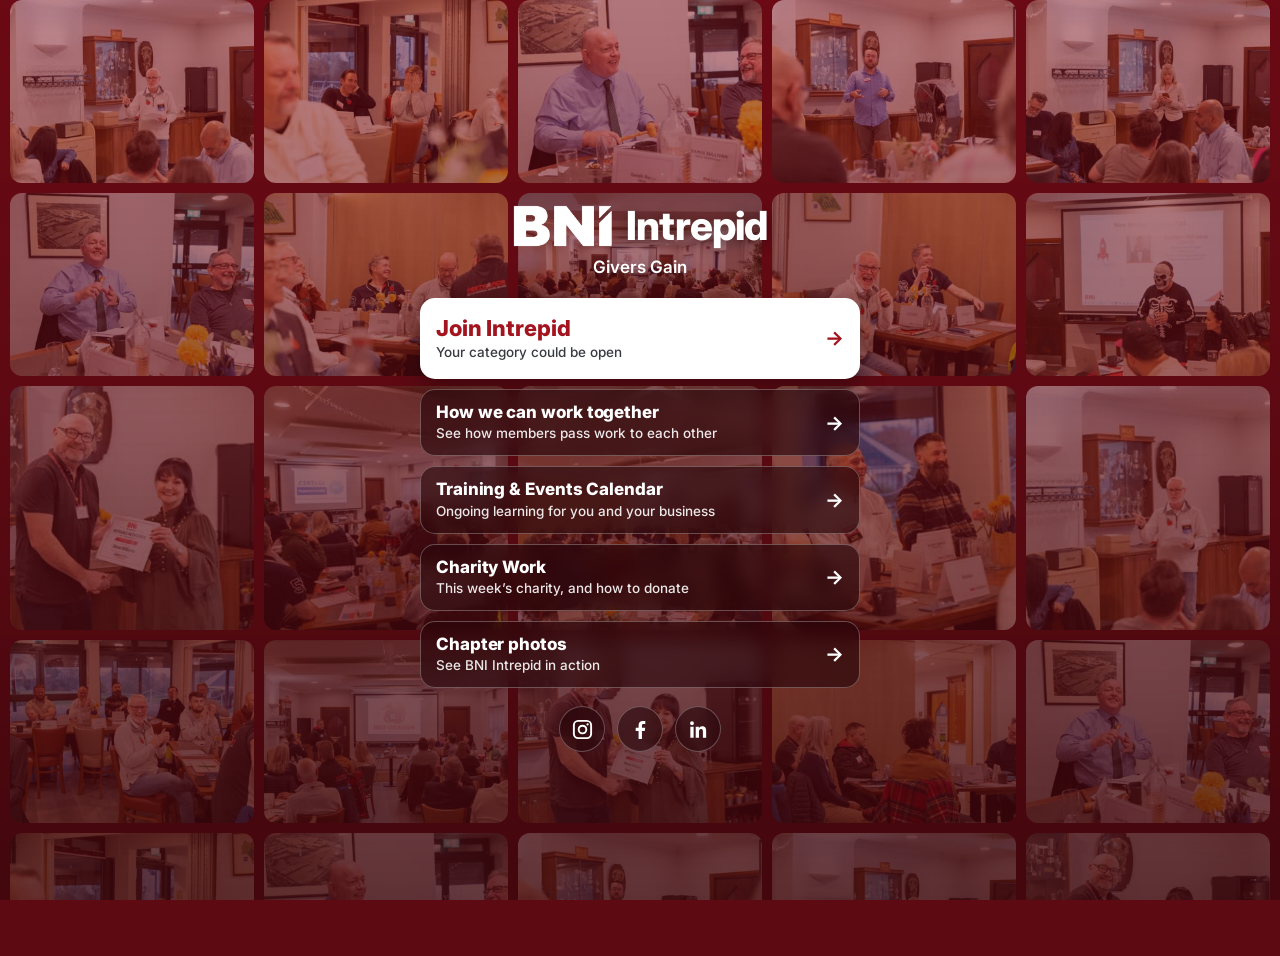
<file: work-together/landing/index.html>
<!DOCTYPE html>
<html lang="en-GB">
<head>
<meta charset="utf-8">
<meta name="viewport" content="width=device-width, initial-scale=1, viewport-fit=cover">
<meta name="robots" content="noindex">
<title>BNI Intrepid</title>
<style>html,body{margin:0;padding:0}a{-webkit-tap-highlight-color:transparent}</style>
<link rel="stylesheet" href="https://fonts.googleapis.com/css2?family=Inter:wght@400;500;600;700;800&display=swap">
<style>
  /* One screen: a slow wall of chapter photos behind the chapter's own red. Single look, same in light and dark. */
  :root { --deep:#5E0A13; --red:#CF2030; --red-d:#A3141F; --ink:#23262D; --paper:#FFFFFF; --glass:rgba(40,6,10,.62); --line:rgba(255,255,255,.28); color-scheme: dark; }
  html, body { height: 100%; }
  body { background: var(--deep); color: var(--paper); font-family: 'Inter', Arial, sans-serif; font-size: 16px; line-height: 1.4; -webkit-font-smoothing: antialiased; }
  .wall { position: fixed; inset: 0; display: grid; grid-template-columns: repeat(var(--cols), 1fr); gap: 10px; padding-inline: 10px; overflow: hidden; z-index: 0; }
  .col { display: flex; flex-direction: column; gap: 10px; animation: rise var(--t) linear infinite; will-change: transform; }
  .col.down { animation-direction: reverse; }
  .col img { width: 100%; aspect-ratio: 4 / 3; object-fit: cover; border-radius: 12px; display: block; }
  .col img:nth-child(3n) { aspect-ratio: 1; }
  @keyframes rise { from { transform: translateY(0); } to { transform: translateY(-50%); } }
  .tint { position: fixed; inset: 0; z-index: 1; background: linear-gradient(180deg, rgba(120,10,22,.5) 0%, rgba(94,10,19,.62) 45%, rgba(60,6,12,.8) 100%); }
  main { position: relative; z-index: 2; min-height: 100%; display: flex; align-items: center; justify-content: center; padding-block: 28px; padding-left: max(16px, env(safe-area-inset-left, 0px)); padding-right: max(16px, env(safe-area-inset-right, 0px)); }
  .in { width: 100%; max-width: 440px; display: grid; gap: 18px; }
  .brand { display: flex; align-items: center; justify-content: center; gap: 12px; }
  .brand img { height: 44px; width: auto; display: block; }
  .brand span { font-size: 40px; font-weight: 800; letter-spacing: -.02em; line-height: 1; }
  .head { text-align: center; text-shadow: 0 2px 14px rgba(0,0,0,.45); }
  .head p { margin: 8px 0 0; font-size: 17px; font-weight: 600; }
  nav { display: grid; gap: 10px; }
  .tab { display: grid; grid-template-columns: 1fr auto; gap: 12px; align-items: center; text-decoration: none; color: var(--paper); background: var(--glass); -webkit-backdrop-filter: blur(9px); backdrop-filter: blur(9px); box-shadow: inset 0 0 0 1px var(--line); border-radius: 15px; padding: 13px 16px; transition: transform .08s ease, background .15s ease; }
  .tab:hover { background: rgba(40,6,10,.8); } .tab:active { transform: scale(.985); }
  .tab:focus-visible, .soc a:focus-visible { outline: 3px solid #fff; outline-offset: 2px; }
  .tab b { display: block; font-size: 17px; font-weight: 800; letter-spacing: -.005em; line-height: 1.2; }
  .tab small { display: block; font-size: 13.5px; font-weight: 500; opacity: .9; margin-top: 2px; }
  .tab i { font-style: normal; font-size: 20px; font-weight: 700; }
  .tab.join { background: var(--paper); color: var(--red-d); box-shadow: 0 10px 26px rgba(0,0,0,.35); padding: 17px 16px; }
  .tab.join b { font-size: 22px; } .tab.join small { color: var(--ink); }
  .soc { display: flex; justify-content: center; gap: 12px; }
  .soc a { width: 46px; height: 46px; border-radius: 50%; display: flex; align-items: center; justify-content: center; color: var(--paper); background: var(--glass); -webkit-backdrop-filter: blur(9px); backdrop-filter: blur(9px); box-shadow: inset 0 0 0 1px var(--line); }
  .soc svg { width: 23px; height: 23px; display: block; }
  @media (prefers-reduced-motion: reduce) { .col { animation: none; } }
</style>
</head>
<body>
<div class="wall" id="wall" aria-hidden="true"></div>
<div class="tint"></div>
<main><div class="in">
  <header class="head">
    <div class="brand"><img src="bni_mark.png" alt="BNI"><span>Intrepid</span></div>
    <p>Givers Gain</p>
  </header>
  <nav aria-label="BNI Intrepid links">
    <a class="tab join" href="https://bni.co.uk/en-GB/applicationregistration?chapterId=9008" target="_blank" rel="noopener"><span><b>Join Intrepid</b><small>Your category could be open</small></span><i aria-hidden="true">→</i></a>
    <a class="tab" href="https://sub.hammer-and-pen.com/givers-trails" target="_blank" rel="noopener"><span><b>How we can work together</b><small>See how members pass work to each other</small></span><i aria-hidden="true">→</i></a>
    <a class="tab" href="https://bnisouthwales.com/en-GB/events" target="_blank" rel="noopener"><span><b>Training &amp; Events Calendar</b><small>Ongoing learning for you and your business</small></span><i aria-hidden="true">→</i></a>
    <a class="tab" href="https://sub.hammer-and-pen.com/charity-work" target="_blank" rel="noopener"><span><b>Charity Work</b><small>This week’s charity, and how to donate</small></span><i aria-hidden="true">→</i></a>
    <a class="tab" href="https://photos.app.goo.gl/2d8XV6VUuhMkJ23t5" target="_blank" rel="noopener"><span><b>Chapter photos</b><small>See BNI Intrepid in action</small></span><i aria-hidden="true">→</i></a>
  </nav>
  <div class="soc">
    <a href="https://www.instagram.com/bni_intrepid/" target="_blank" rel="noopener" aria-label="BNI Intrepid on Instagram"><svg viewBox="0 0 24 24" aria-hidden="true"><path fill="currentColor" d="M7.5 2h9A5.5 5.5 0 0 1 22 7.5v9a5.5 5.5 0 0 1-5.5 5.5h-9A5.5 5.5 0 0 1 2 16.5v-9A5.5 5.5 0 0 1 7.5 2Zm0 2A3.5 3.500 0 0 0 4 7.500v9A3.500 3.500 0 0 0 7.500 20h9a3.500 3.500 0 0 0 3.500-3.500v-9A3.500 3.500 0 0 0 16.500 4h-9ZM12 7a5 5 0 1 1 0 10 5 5 0 0 1 0-10Zm0 2a3 3 0 1 0 0 6 3 3 0 0 0 0-6Zm5.300-3.500a1.200 1.200 0 1 1 0 2.400 1.200 1.200 0 0 1 0-2.400Z"/></svg></a>
    <a href="https://www.facebook.com/IntrepidBNI/" target="_blank" rel="noopener" aria-label="BNI Intrepid on Facebook"><svg viewBox="0 0 24 24" aria-hidden="true"><path fill="currentColor" d="M13.500 22v-8.500h2.900l.5-3.400h-3.400V8c0-1 .3-1.700 1.700-1.700H17V3.200c-.3 0-1.400-.2-2.600-.2-2.600 0-4.400 1.600-4.400 4.500v2.600H7v3.400h3V22h3.500Z"/></svg></a>
    <a href="https://uk.linkedin.com/company/bni-intrepid-cardiff" target="_blank" rel="noopener" aria-label="BNI Intrepid on LinkedIn"><svg viewBox="0 0 24 24" aria-hidden="true"><path fill="currentColor" d="M5.200 3.500a2 2 0 1 1 0 4 2 2 0 0 1 0-4ZM3.500 9h3.400v11.500H3.500V9Zm5.600 0h3.300v1.600h.1c.5-.9 1.600-1.900 3.300-1.900 3.500 0 4.200 2.300 4.200 5.300v6.500h-3.400v-5.800c0-1.400 0-3.100-1.900-3.100s-2.200 1.500-2.200 3v5.900H9.100V9Z"/></svg></a>
  </div>
</div></main>
<script>
(function () {
  var pics = []; for (var i = 1; i <= 18; i++) pics.push('img/p' + (i < 10 ? '0' + i : i) + '.jpg');
  var wall = document.getElementById('wall'), cols = innerWidth < 700 ? 3 : 5, per = Math.ceil(pics.length / cols);
  wall.style.setProperty('--cols', cols);
  for (var c = 0; c < cols; c++) {
    var set = []; for (var n = 0; n < Math.max(per, 6); n++) set.push(pics[(c * per + n) % pics.length]);
    var col = document.createElement('div');
    col.className = 'col' + (c % 2 ? ' down' : '');
    col.style.setProperty('--t', (46 + c * 7) + 's');
    col.innerHTML = set.concat(set).map(function (s) { return '<img src="' + s + '" alt="">'; }).join('');
    wall.appendChild(col);
  }
})();
</script>
</body>
</html>
</file>
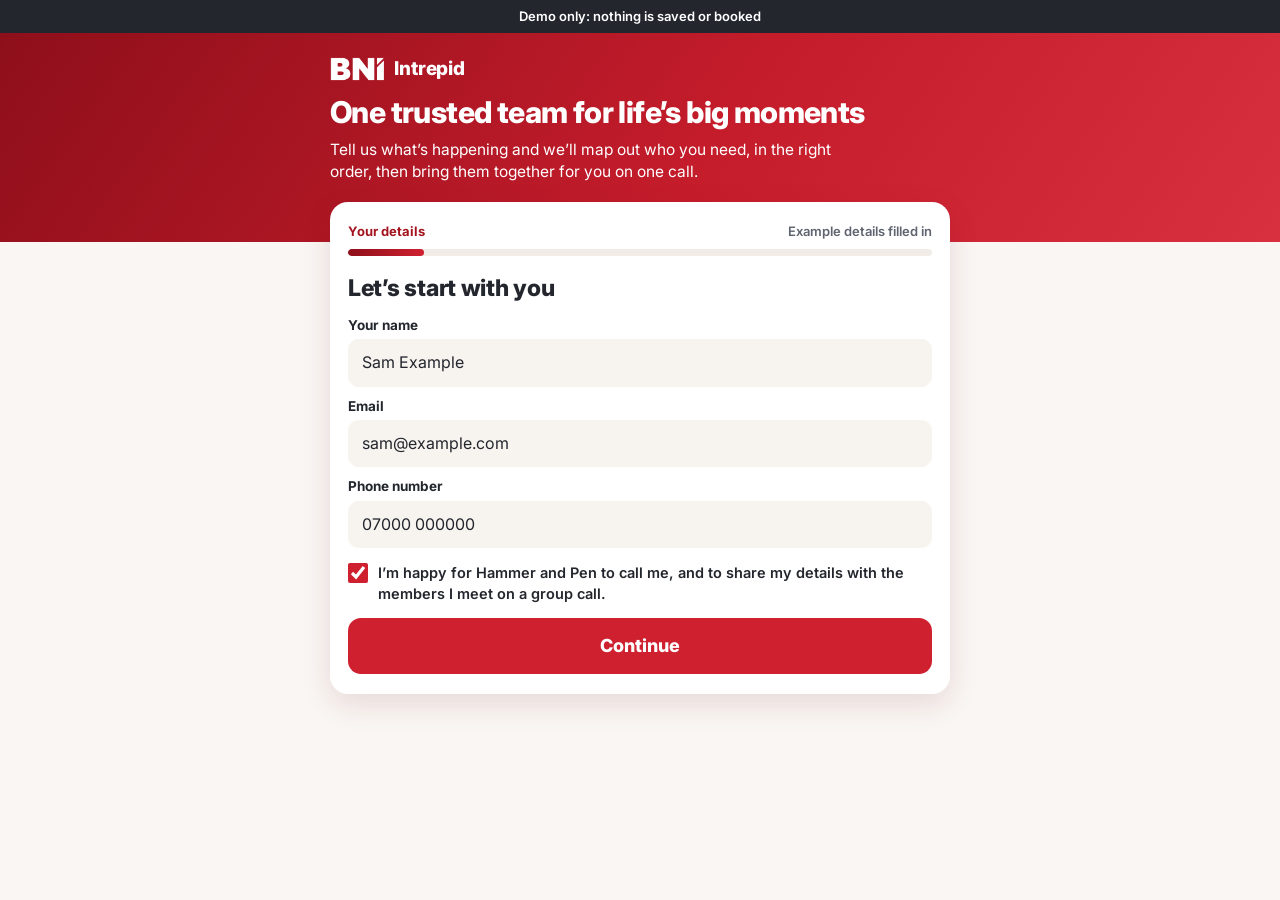
<file: work-together/trail-finder/index.html>
<!doctype html>
<html lang="en-GB">
<head>
<meta charset="utf-8">
<meta name="viewport" content="width=device-width, initial-scale=1, viewport-fit=cover">
<meta name="robots" content="noindex, nofollow">
<title>Intrepid Trail Finder</title>
<link rel="stylesheet" href="https://fonts.googleapis.com/css2?family=Inter:wght@400;500;600;700;800&display=swap">
<style>
  /* One column, one job per screen, in the chapter's own red and team colours. A single light look, as on the printed sheets. */
  :root { --red:#CF2030; --red-d:#A3141F; --deep:#8E0F1A; --ink:#23262D; --muted:#5F6470; --line:#EAE5E0; --warm:#FAF6F3; --tint:#FBF0F0; --white:#FFFFFF; --font:'Inter',Arial,sans-serif; color-scheme: light; }
  * { box-sizing: border-box; }
  body { background: var(--warm); color: var(--ink); font-family: var(--font); font-size: 16px; line-height: 1.45; -webkit-font-smoothing: antialiased; }
  h1, h2, h3 { margin: 0; text-wrap: balance; }
  button, input { font: inherit; }
  button { cursor: pointer; }
  :focus-visible { outline: 3px solid var(--ink); outline-offset: 2px; }
  .pad { padding-left: max(16px, env(safe-area-inset-left, 0px)); padding-right: max(16px, env(safe-area-inset-right, 0px)); }
  .wrap { max-width: 620px; margin: 0 auto; }
  .demo { background: var(--ink); color: var(--white); font-size: 13px; font-weight: 600; text-align: center; padding-block: 7px; }
  .top { background: linear-gradient(125deg, var(--deep) 0%, #C41C2B 55%, #D9303F 100%); color: var(--white); padding-block: 22px 58px; }
  .brand { display: flex; align-items: center; gap: 9px; margin-bottom: 14px; font-size: 19px; font-weight: 800; letter-spacing: -.01em; }
  .brand img { height: 24px; width: auto; display: block; }
  .top h1 { font-size: 30px; font-weight: 800; letter-spacing: -.02em; line-height: 1.12; }
  .top p { margin: 9px 0 0; font-size: 15.5px; max-width: 52ch; }
  main { margin-top: -40px; padding-block: 0 36px; }
  .card { background: var(--white); border-radius: 18px; padding: 20px 18px; box-shadow: 0 10px 30px rgba(90,20,25,.12); }
  .meta { display: flex; justify-content: space-between; gap: 10px; font-size: 13px; font-weight: 700; color: var(--red-d); }
  .meta span:last-child { color: var(--muted); font-weight: 600; }
  .bar { height: 7px; background: #F1ECE7; border-radius: 7px; overflow: hidden; margin: 8px 0 18px; }
  .bar i { display: block; height: 100%; background: linear-gradient(90deg, var(--deep), var(--red)); border-radius: 7px; }
  .card h2 { font-size: 23px; font-weight: 800; line-height: 1.22; letter-spacing: -.012em; }
  .eg { margin: 6px 0 0; font-size: 14.5px; color: var(--muted); }
  .fds { display: grid; gap: 10px; margin-top: 14px; }
  .fd span { display: block; font-size: 13.5px; font-weight: 700; margin-bottom: 4px; }
  .fd input { width: 100%; font-size: 16px; color: var(--ink); background: #F7F3EF; border: 1.5px solid transparent; border-radius: 11px; padding: 11px 13px; }
  .fd input:focus { outline: none; border-color: var(--red); background: var(--white); }
  .ok { display: flex; gap: 10px; align-items: flex-start; margin-top: 14px; font-size: 14.5px; font-weight: 600; }
  .ok input { width: 20px; height: 20px; margin: 1px 0 0; accent-color: var(--red); flex: none; }
  .er { margin: 10px 0 0; color: var(--red-d); font-size: 14px; font-weight: 700; }
  .go { display: block; width: 100%; margin-top: 14px; border: 0; border-radius: 13px; padding: 15px; font-size: 18px; font-weight: 800; background: var(--red); color: var(--white); }
  .go:hover { background: var(--red-d); }
  .events { display: grid; grid-template-columns: 1fr 1fr; gap: 9px; margin-top: 16px; }
  .ev { border: 0; text-align: left; background: #F7F3EF; color: var(--ink); border-radius: 13px; padding: 14px; font-size: 15.5px; font-weight: 700; line-height: 1.25; }
  .ev small { display: block; font-size: 12.5px; font-weight: 500; color: var(--muted); margin-top: 3px; }
  .ev:hover { background: var(--tint); color: var(--red-d); }
  .grp { grid-column: 1 / -1; margin: 6px 0 -2px; font-size: 12px; font-weight: 800; letter-spacing: .12em; text-transform: uppercase; color: var(--muted); }
  .yn { display: grid; grid-template-columns: 1fr 1fr; gap: 10px; margin-top: 20px; }
  .yn button { border: 0; border-radius: 13px; padding: 16px; font-size: 18px; font-weight: 800; }
  .yes { background: var(--red); color: var(--white); } .yes:hover { background: var(--red-d); }
  .no { background: #F4F0EC; color: var(--ink); } .no:hover { background: #EBE5DF; }
  .txt { background: none; border: 0; padding: 4px 0; margin-top: 12px; color: var(--red-d); font-weight: 600; font-size: 14.5px; text-decoration: underline; text-underline-offset: 3px; }
  .res { display: grid; gap: 14px; }
  .lead { font-size: 15px; margin: 6px 0 0; color: var(--muted); }
  .chain { position: relative; display: grid; gap: 10px; margin-top: 16px; }
  .chain::before { content: ""; position: absolute; left: 13px; top: 18px; bottom: 26px; width: 2px; background: #E3DBD3; }
  .st { position: relative; display: grid; grid-template-columns: 28px 1fr; gap: 10px; }
  .no-n { position: relative; z-index: 1; width: 28px; height: 28px; border-radius: 50%; background: var(--c); color: var(--white); font-size: 13.5px; font-weight: 800; display: flex; align-items: center; justify-content: center; box-shadow: 0 0 0 3px var(--white); }
  .box { min-width: 0; background: var(--warm); border-radius: 13px; padding: 11px 13px; }
  .box b.does { display: block; font-size: 15.5px; font-weight: 800; line-height: 1.25; }
  .who { margin-top: 3px; font-size: 14.5px; } .who em { font-style: normal; color: var(--muted); }
  .tier { margin-top: 5px; font-size: 13px; color: var(--muted); }
  .spread { margin-top: 14px; padding: 12px 14px; border-radius: 12px; background: var(--tint); border-left: 3px solid var(--red); font-size: 14.5px; } .spread b { color: var(--red-d); }
  .send { background: linear-gradient(125deg, var(--deep) 0%, #C41C2B 60%, #D9303F 100%); color: var(--white); }
  .send h3 { font-size: 21px; font-weight: 800; letter-spacing: -.01em; }
  .send p { margin: 6px 0 0; font-size: 14.5px; }
  .send p.sm { font-size: 13px; opacity: .92; }
  .slots { display: grid; grid-template-columns: 1fr 1fr; gap: 9px; margin-top: 13px; }
  .slots button { border: 0; border-radius: 12px; padding: 13px 8px; background: var(--white); color: var(--red-d); font-size: 15px; font-weight: 800; }
  .next { margin: 12px 0 0; padding: 0 0 0 20px; display: grid; gap: 8px; font-size: 15px; } .next li::marker { color: var(--red-d); font-weight: 800; } .next b { font-weight: 800; }
  .foot { margin: 16px 2px 0; font-size: 13px; color: var(--muted); }
  @media (max-width: 400px) { .top h1 { font-size: 26px; } .card h2 { font-size: 21px; } }
</style>
</head>
<body style="margin:0">
<div class="demo pad">Demo only: nothing is saved or booked</div>
<header class="top pad"><div class="wrap">
  <div class="brand"><img src="bni_mark.png" alt="BNI"><span>Intrepid</span></div>
  <h1>One trusted team for life’s big moments</h1>
  <p>Tell us what’s happening and we’ll map out who you need, in the right order, then bring them together for you on one call.</p>
</div></header>
<main class="pad"><div class="wrap" id="app"></div></main>
<script>
var TC = { t:'#2F7D5B', p:'#B5810F', m:'#7B3F8C', f:'#2A4A7B', b:'#1B8088' };
var P = {
 sue:['Sue Iannucci','The Agency UK','','','p'],
 chrisa:['Chris Ashley','Mike Powell Mortgages','','','p'],
 anthony:['Anthony Williams','AR Drainage Solutions Ltd','','','t'],
 clive:['Clive Thomas','Watkins & Gunn','','','p'],
 westen:['Steve Western','Westmore Insure Ltd','','','f'],
 seamus:['Seamus Sullivan','Utility Warehouse','','','p'],
 chrism:['Chris MacManus','MacManus Asset Finance','','','f'],
 trae:['Trae Williams','TRALEX 365 Ltd','','','t'],
 philip:['Philip Grunewald','AVA Fire & Security','','','t'],
 spencer:['Spencer Clarke','Cost Cutting Solutions','','','b'],
 richard:['Richard Metcalfe','Cortile Group Limited','','','b'],
 sian:['Siân Roberts','Expose Photography','','','m'],
 kath:['Kath Hiscock','Seamount Accountancy','','','f'],
 martin:['Martin Britton','SSF Vehicle Leasing','','','f'],
 lee:['Lee Howells','SWS - South Wales Safety','','','b'],
 dawn:['Dawn Evans','Ajuda Ltd','','','b'],
 charlotte:['Hammer and Pen','','','','b'],
 jonathan:['Jonathan Davies','Glenside Printing','','','m'],
 stuartb:['Stuart Bourne','Atomos Wealth Planning','','','f'],
 andy:['Andy Mackinson','Seriously','','','m'],
 adam:['Adam Shephard','Trade Price Aluminium','','','t'],
 alex:['Alex Jones','RS Plumbing','','','t'],
 michelle:['Michelle Barber','The Gray House','','','p'],
 gareth:['Gareth Rees','2Wish','','','m'],
 robbie:['Robbie Williams','Coface','','','f'],
 stuartm:['Stuart Meikle','Flotek','','','b'],
 stevew:['Steve Williams','Sabre Office','','','b'],
 daniel:['Daniel Harris','Focus Shift Films','','','m']
};
// Each step: member, what they'd do, and the question that decides if it stays. drop = the answer that removes it.
var EV = [
 { g:'Business', n:'Running a restaurant', s:'Busy, safe and profitable', steps:[
  ['philip','Check your fire alarms and CCTV','Are your fire alarms and CCTV fully up to date?',true],
  ['lee','Update your fire risk assessment','Has your fire risk assessment been reviewed this year?',true],
  ['dawn','Train your team in food hygiene and first aid','Would your team benefit from food hygiene or first aid training?',false],
  ['alex','Service your kitchen gas','Is your kitchen gas safety certificate up to date?',true],
  ['anthony','Keep grease out of your drains','Do your drains ever block or smell?',false],
  ['westen','Review your insurance','Is your business insurance already sorted?',true],
  ['kath','Run the staff payroll and tips','Is your payroll, including tips, already sorted?',true],
  ['spencer','Cut your energy, water and card fees'],
  ['stevew','Stock catering supplies and tableware','Would you like one supplier for catering and cleaning supplies?',false],
  ['richard','Serve better coffee','Would you like to improve your coffee?',false],
  ['chrism','Fund new kitchen equipment','Are you planning new kitchen equipment?',false],
  ['jonathan','Print your menus','Do you need menus printed?',false],
  ['sian','Photograph your dishes','Would you like professional photos of your food?',false],
  ['andy','Make your signs and front of house stand out','Would you like new signage, lightboxes or neon?',false],
  ['daniel','Fill more tables with social media video','Would you like more bookings from social media?',false],
  ['charlotte','Answer your calls, enquiries and bookings','Do calls and messages get missed during service?',false],
  ['stuartm','Set up reliable Wi-Fi and phone lines','Is your Wi-Fi or phone line letting you down?',false] ] },
 { g:'Business', n:'Opening a café', s:'New premises, new venture', steps:[
  ['kath','Set up your books, VAT and payroll','Do you already have an accountant?',true],
  ['clive','Advise on hiring staff','Will you be taking on staff?',false],
  ['chrism','Fund the equipment','Do you need funding for equipment?',false],
  ['trae','Wire the premises','Does the premises need electrical work?',false],
  ['alex','Fit and certify the kitchen gas','Will your kitchen use gas?',false],
  ['anthony','Check the drains before you open','Would you like the drains checked before you open?',false],
  ['philip','Fit fire alarms and CCTV','Do you need fire alarms or CCTV?',false],
  ['lee','Complete your fire risk assessment','Have you already had a fire risk assessment?',true],
  ['dawn','Train your team in food hygiene','Will your team need food hygiene training?',false],
  ['spencer','Set up card payments'],
  ['richard','Supply, install and service the machine, and train your baristas','Do you already have a coffee supplier?',true],
  ['stevew','Stock cups, cleaning and catering supplies','Do you still need catering and cleaning supplies?',false],
  ['daniel','Get your opening seen on social media','Would you like your opening filmed and shared on social media?',false],
  ['andy','Brand the shopfront and signage','Do you need signage or branding for the shopfront?',false],
  ['charlotte','Handle the admin while you open','Would you like help with calls, invoices and admin?',false],
  ['westen','Arrange your business insurance','Is your business insurance already sorted?',true],
  ['adam','Fit an aluminium shopfront and doors','Does the premises need a new shopfront or doors?',false],
  ['stuartm','Set up reliable Wi-Fi and phone lines','Do you need Wi-Fi or phone lines set up?',false],
  ['jonathan','Print your menus','Do you need menus printed?',false],
  ['sian','Photograph your food and space','Would you like professional photos of your food and café?',false] ] },
 { g:'Business', n:'Starting in the trades', s:'Going it alone', steps:[
  ['kath','Set up your books and register for tax','Do you already have an accountant?',true],
  ['martin','Supply your van','Do you need a van?',false],
  ['adam','Supply windows and doors at trade prices','Do you fit windows, doors or extensions?',false],
  ['westen','Arrange your insurance','Is your business insurance already sorted?',true],
  ['chrisa','Protect your income if you can’t work','Do you already have income protection?',true],
  ['lee','Get your health and safety accreditation','Do you need health and safety paperwork or accreditation for site work?',false],
  ['dawn','Train in first aid, manual handling and ladder safety','Do you need first aid, manual handling or ladder safety training?',false],
  ['stevew','Kit you out with PPE','Do you need PPE for site?',false],
  ['charlotte','Take on the admin','Would you like help with the admin?',false],
  ['spencer','Set up card payments and business bills','Do you need card payments or business bills set up?',false],
  ['robbie','Check new customers can pay','Would you like to check new customers can pay before you start work?',false] ] },
 { g:'Business', n:'Starting a small business', s:'From idea to open', steps:[
  ['kath','Set up the company, your books, VAT and tax','Do you already have an accountant?',true],
  ['clive','Get the legal side right from day one','Do you need help with contracts, terms or setting up the company?',false],
  ['chrism','Fund the start-up equipment','Do you need funding for equipment or vehicles?',false],
  ['martin','Lease the van or car','Will you need a van or car for the business?',false],
  ['westen','Arrange your business insurance','Is your business insurance already sorted?',true],
  ['chrisa','Protect your income if you can’t work','Do you already have income protection?',true],
  ['spencer','Set up card payments and business bills','Do you need card payments or business bills set up?',false],
  ['stuartm','Set up your IT, Wi-Fi and phones','Do you need computers, Wi-Fi, email or phones set up?',false],
  ['andy','Design your logo and brand','Do you need a logo, branding or signage?',false],
  ['jonathan','Print your business cards and leaflets','Do you need business cards or leaflets printed?',false],
  ['sian','Take photos for your website and social media','Would you like professional photos for your website and social media?',false],
  ['daniel','Launch on social media with video','Would you like video to launch your business on social media?',false],
  ['stevew','Kit out your workspace','Do you need furniture, supplies or PPE?',false],
  ['richard','Set up a coffee machine for customers or the team','Will customers or staff be on your premises?',false],
  ['dawn','Train you and your team','Would you or your team benefit from first aid, health and safety or customer service training?',false],
  ['robbie','Check new customers can pay','Will you sell to other businesses on credit?',false],
  ['charlotte','Set up your admin so nothing slips','Would you like help with calls, invoices and admin?',false] ] },
 { g:'Business', n:'Improving your small business', s:'Run it better, grow it further', steps:[
  ['kath','Get clear numbers every month and your tax in order','Do you already know your numbers each month?',true],
  ['spencer','Cut your energy, water and card fees'],
  ['charlotte','Take the admin off your plate','Does admin eat into your evenings and weekends?',false],
  ['robbie','Protect against customers who don’t pay','Do customers ever pay you late or not at all?',false],
  ['clive','Review your contracts and terms','Are your contracts and terms of business up to date?',true],
  ['westen','Check your insurance still fits','Has your insurance been reviewed in the last year?',true],
  ['stuartm','Protect and speed up your IT','Is your IT and cyber security already looked after?',true],
  ['dawn','Train your team','Would your team benefit from training, such as customer service or mental health?',false],
  ['andy','Refresh your brand and signs','Would you like to refresh your brand or signage?',false],
  ['daniel','Win more customers with social media video','Would you like more enquiries from social media?',false],
  ['sian','Update your photos','Are your website and social media photos out of date?',false],
  ['chrism','Fund the next step','Do you need funding to grow?',false],
  ['richard','Upgrade the coffee for customers and staff','Would better coffee help your customers or your team?',false],
  ['martin','Lease vans or cars for the business','Do you need vans or cars for the business?',false],
  ['stuartb','Plan for your own future','Have you already planned your pension and the future of the business?',true],
  ['gareth','Show customers you give back','Would you like a local charity partner?',false] ] },
 { g:'Business', n:'Taking on your first staff', s:'From one to a team', steps:[
  ['clive','Advise on contracts and employment law','Do you already have employment contracts in place?',true],
  ['kath','Set up payroll and PAYE','Is your payroll already set up?',true],
  ['dawn','Train your new starters in first aid and fire safety','Will your new starters need first aid or fire safety training?',false],
  ['lee','Review your risk assessments','Are your risk assessments up to date?',true],
  ['stuartm','Set up IT and phones','Will your staff need computers, emails or phones?',false],
  ['martin','Lease cars or vans for the team','Will your staff need vehicles?',false],
  ['stevew','Stock the workplace','Do you need desks, supplies or PPE for your staff?',false],
  ['gareth','Offer payroll giving to a local charity','Would you like to give your team a way to support a local charity?',false],
  ['charlotte','Take on the extra admin','Would you like help with the extra admin?',false],
  ['westen','Arrange employers’ liability insurance','Do you already have employers’ liability insurance?',true],
  ['richard','Keep the team in coffee','Would you like a coffee machine for the team?',false] ] },
 { g:'Business', n:'Winning a big contract', s:'Scaling up safely', steps:[
  ['robbie','Protect against non-payment','Is the customer paying you on credit terms?',false],
  ['chrism','Fund the cashflow','Will you need funding to deliver the work?',false],
  ['kath','Scale up payroll and plan the tax','Will you be taking on extra staff?',false],
  ['martin','Add more vans','Will you need more vehicles?',false],
  ['lee','Meet the ISO standards','Does the contract ask for ISO standards?',false],
  ['dawn','Train the bigger team in first aid and manual handling','Will the bigger team need first aid or manual handling training?',false],
  ['stevew','Kit out the team','Do you need PPE, supplies or furniture for the extra staff?',false],
  ['charlotte','Handle the stage payments and paperwork','Would you like help with the invoicing and paperwork?',false] ] },
 { g:'Business', n:'Moving to a new office', s:'A smooth move', steps:[
  ['stuartm','Move your IT and phones'],
  ['spencer','Set up the new bills'],
  ['philip','Secure the building','Does the new office need an alarm or CCTV?',false],
  ['lee','Complete a fire risk assessment','Has the new office had a fire risk assessment?',true],
  ['dawn','Train fire marshals and first aiders','Do you need fire marshals or first aiders for the new site?',false],
  ['stevew','Furnish and stock the office','Do you need furniture or supplies?',false],
  ['richard','Install a coffee machine','Would you like a coffee machine?',false],
  ['jonathan','Print the new stationery','Do you need new stationery with your new address?',false],
  ['andy','Put up the new signs','Does the new office need signs or displays?',false],
  ['chrism','Fund the fit-out or the premises','Do you need funding for the move or the premises?',false] ] },
 { g:'Business', n:'Growing a wholesale business', s:'More stock, more customers', steps:[
  ['robbie','Insure the credit you give','Do you sell to customers on credit?',false],
  ['kath','Handle the VAT returns and payroll','Do you already have an accountant?',true],
  ['chrism','Fund the stock and growth','Do you need funding to grow?',false],
  ['martin','Lease the delivery vans','Do you need delivery vehicles?',false],
  ['stuartb','Plan your pension and protect your shareholders','Have you already planned your pension and shareholder protection?',true],
  ['stevew','Supply packaging, tape and warehouse kit','Do you need packaging and warehouse supplies?',false],
  ['andy','Design your branded packaging','Do you need branded packaging for your products?',false],
  ['dawn','Train the warehouse team in manual handling and first aid','Would your team benefit from manual handling or first aid training?',false],
  ['lee','Inspect the forklifts and lifting gear','Do you use forklifts or lifting equipment?',false],
  ['spencer','Keep overheads down'],
  ['stuartm','Protect your IT','Is your IT and cyber security already looked after?',true],
  ['charlotte','Keep orders, invoices and messages moving','Would you like help with orders, invoices and customer messages?',false] ] },
 { g:'Business', n:'Supplying builders on account', s:'Trade sales without the risk', steps:[
  ['adam','Source aluminium windows and doors','Do you stock aluminium windows and doors?',false],
  ['robbie','Check and cover the credit'],
  ['kath','Chase what you’re owed','Do late payers take up your time?',false],
  ['dawn','Train the yard team in manual handling and first aid','Would your team benefit from manual handling or first aid training?',false],
  ['charlotte','Keep the paperwork moving','Would you like help with the admin?',false] ] },
 { g:'Business', n:'Relaunching your brand', s:'A fresh look', steps:[
  ['andy','Shape the new brand, signs and displays'],
  ['daniel','Run the launch on social media with video','Would you like launch videos and social media content?',false],
  ['sian','Take the new photos','Do you need new photos?',false],
  ['jonathan','Print the new stationery and leaflets','Will you need new stationery or leaflets?',false],
  ['dawn','Train your team in customer service','Would your team benefit from customer service training?',false],
  ['gareth','Add a cause to stand behind','Would you like a charity partner?',false],
  ['charlotte','Answer the new enquiries and collect reviews','Would you like help answering enquiries and collecting reviews?',false] ] },
 { g:'Business', n:'Hosting a charity dinner', s:'A night that raises money', steps:[
  ['gareth','Share why it matters'],
  ['andy','Brand the night with banners and displays','Do you need banners or displays for the night?',false],
  ['jonathan','Print the tickets and programmes','Do you need tickets or programmes printed?',false],
  ['sian','Photograph the night','Do you have a photographer?',true],
  ['daniel','Film the night and share it on social media','Would you like a film of the night for social media?',false],
  ['richard','Supply the coffee','Do you need coffee for the night?',false],
  ['dawn','Train a first aider for the night','Do you need a trained first aider on the night?',false] ] },
 { g:'Business', n:'Choosing a charity of the year', s:'Giving back as a team', steps:[
  ['gareth','Explain how your business can help'],
  ['dawn','Train a wellbeing champion','Would you like someone in your team trained in mental health and wellbeing?',false],
  ['daniel','Film it and share it on social media','Would you like the story filmed and shared on social media?',false],
  ['sian','Capture the day','Would you like photos of the day?',false] ] },
 { g:'Business', n:'After a break-in at work', s:'Back up and running', steps:[
  ['philip','Upgrade the alarm and CCTV'],
  ['westen','Check what the insurance covers','Do you need help with an insurance claim?',false],
  ['adam','Replace the windows and doors','Were windows or doors damaged?',false],
  ['stuartm','Get the IT back up','Was any IT taken or damaged?',false],
  ['stevew','Restock the office','Do you need to replace supplies or equipment?',false],
  ['dawn','Train staff in conflict management','Would your staff like conflict management training?',false] ] },
 { g:'Business', n:'Going for bigger tenders', s:'Ready to win', steps:[
  ['lee','Meet the ISO standards','Do you already have the ISO standards the tenders ask for?',true],
  ['stuartm','Get Cyber Essentials','Do you already have Cyber Essentials?',true],
  ['dawn','Show accredited training on your bid','Would accredited first aid, fire safety or mental health training strengthen your bid?',false],
  ['andy','Design the bid brochure','Would you like your bid brochure designed?',false],
  ['daniel','Film a case study','Would you like a video case study?',false],
  ['jonathan','Print the brochure','Do you need a printed brochure?',false],
  ['robbie','Check the buyer’s credit','Would you like to check the buyer can pay?',false],
  ['charlotte','Keep the bid paperwork and deadlines on track','Would you like help keeping the paperwork and deadlines on track?',false],
  ['gareth','Show social value with a charity partner','Do the tenders ask about social value?',false] ] },
 { g:'Business', n:'Moving the fleet to electric', s:'Cleaner, cheaper miles', steps:[
  ['martin','Lease the electric vehicles'],
  ['chrism','Look at the funding','Would you like to compare funding options?',false],
  ['trae','Fit the charging points','Do you need charging points?',false],
  ['spencer','Review the energy contract'],
  ['westen','Update the fleet insurance','Is your fleet insurance already sorted?',true],
  ['dawn','Train your drivers in emergency first aid','Would your drivers benefit from first aid training?',false],
  ['kath','Work out the tax savings on electric vehicles','Would you like the tax savings on electric vehicles worked out?',false] ] },
 { g:'Life', n:'Buying a home', s:'First home or next move', steps:[
  ['sue','Find the right home','Have you already found your home?',true],
  ['chrisa','Arrange your mortgage','Do you already have a mortgage agreed?',true],
  ['anthony','Survey the drains before you buy','Would you like the drains checked before you buy?',false],
  ['clive','Handle the legal side','Do you already have a solicitor for the legal side?',true],
  ['charlotte','Chase the paperwork until you get the keys','Would you like someone to chase the solicitor, agent and lender for you?',false],
  ['westen','Set up your home insurance','Is your home insurance already sorted?',true],
  ['alex','Service the boiler and check the gas','Has the boiler been serviced in the last year?',true],
  ['seamus','Get your bills sorted'] ] },
 { g:'Life', n:'Getting married', s:'Planning the day and after', steps:[
  ['sian','Photograph the day','Do you already have a photographer?',true],
  ['jonathan','Print the invitations','Do you still need invitations printing?',false],
  ['chrisa','Arrange a mortgage together','Are you planning to buy a home together?',false],
  ['sue','Find your first home together','Are you planning to buy a home together?',false],
  ['clive','Write your new Wills','Would you like to update your Wills?',false],
  ['stuartb','Plan your finances as a couple'],
  ['seamus','Combine your household bills','Are you moving in together?',false],
  ['michelle','Let out the home you no longer need','Will one of you be letting out your current home?',false],
  ['charlotte','Keep the suppliers, bookings and payments on track','Would you like help keeping track of suppliers, bookings and payments?',false] ] },
 { g:'Life', n:'A new baby on the way', s:'Making room and planning ahead', steps:[
  ['sian','Take the newborn photos','Would you like newborn photos?',false],
  ['sue','Find a bigger home','Are you thinking of moving?',false],
  ['chrisa','Arrange the new mortgage and life cover','Will you need a new mortgage or life cover?',false],
  ['clive','Update your Wills'],
  ['stuartb','Plan for your child’s future','Would you like to start saving or investing for your child?',false],
  ['martin','Lease a bigger family car','Will you need a bigger car for the family?',false],
  ['seamus','Cut the household bills before the baby arrives','Would you like to lower your household bills before the baby arrives?',false] ] },
 { g:'Life', n:'Extending the family home', s:'More room without moving', steps:[
  ['chrisa','Raise the funds','Do you need to borrow for the work?',false],
  ['sue','Tell you what the extension could add to your home’s value','Would you like to know what the extension could add to your home’s value?',false],
  ['anthony','Sort the groundwork and drains','Will the extension affect the drains?',false],
  ['adam','Fit new windows and doors','Do you want bi-folds, sliding doors or a roof lantern?',false],
  ['trae','Wire the new rooms'],
  ['alex','Plumb the new rooms','Will the new rooms need plumbing or heating?',false],
  ['charlotte','Keep the trades and paperwork on schedule','Would you like someone to keep the trades, quotes and paperwork on schedule?',false],
  ['westen','Update your home cover'],
  ['seamus','Check the bills for the bigger home','Will the extension add to your energy bills?',false] ] },
 { g:'Life', n:'Becoming a landlord', s:'Your first rental', steps:[
  ['stuartb','Check it fits your long-term plan','Would you like financial planning advice first?',false],
  ['chrisa','Arrange the buy-to-let mortgage','Do you need a mortgage?',false],
  ['sue','Find the property','Have you already found the property?',true],
  ['trae','Carry out the electrical safety check (EICR)'],
  ['anthony','Survey the drains','Would you like the drains checked before you buy?',false],
  ['alex','Carry out the gas safety check','Does the property have gas?',false],
  ['philip','Fit the fire alarms','Does the property need new alarms?',false],
  ['westen','Arrange landlord insurance','Is your landlord insurance already sorted?',true],
  ['charlotte','Get the paperwork ready for your first tenant','Would you like help getting the certificates and paperwork in order?',false],
  ['michelle','Find tenants and manage it','Would you like someone to manage it for you?',false],
  ['kath','Handle the tax on the rental income','Do you already have an accountant for your rental income?',true],
  ['seamus','Set up the bills at the rental','Will you be paying the bills at the rental, for example on a bills-included let?',false] ] },
 { g:'Life', n:'Selling up and downsizing', s:'The next chapter', steps:[
  ['alex','Fix the niggles before viewings','Are there any plumbing jobs to fix before you sell?',false],
  ['adam','Refresh tired windows and doors before viewings','Are your windows or doors looking tired?',false],
  ['sue','Sell your home','Do you already have an estate agent?',true],
  ['clive','Handle the legal side','Do you already have a solicitor?',true],
  ['charlotte','Keep the sale and the move on track','Would you like someone to chase the paperwork and keep the move on track?',false],
  ['stuartb','Plan what to do with the money','Would you like advice on what to do with the money?',false],
  ['chrisa','Arrange the mortgage on your next home','Will you need a mortgage for your next home?',false],
  ['michelle','Find a rental while you look','Will you need somewhere to rent in between?',false],
  ['seamus','Move the bills across'] ] },
 { g:'Life', n:'Planning to retire', s:'Stepping back', steps:[
  ['kath','Get the accounts and tax in order','Are you selling or closing a business?',false],
  ['stuartb','Build your retirement plan'],
  ['michelle','Let a property for income in retirement','Do you own a second property you could let?',false],
  ['sue','Value your home if you plan to downsize','Are you thinking of downsizing?',false],
  ['clive','Write or update your Will','Do you already have an up-to-date Will?',true],
  ['chrisa','Review your mortgage','Do you still have a mortgage?',false],
  ['seamus','Cut your household bills for retirement','Would you like to lower your household bills before you retire?',false],
  ['martin','Lease a car when the company car goes','Are you handing back a company car?',false] ] },
 { g:'Life', n:'A leak at a rental home', s:'Fixed fast', steps:[
  ['michelle','Take the tenant’s call','Would you like an agent to deal with tenants for you?',false],
  ['alex','Fix the leak'],
  ['anthony','Check and clear the drains','Is water backing up from the drains?',false],
  ['trae','Make the electrics safe','Has water reached any electrics?',false],
  ['westen','Check what the cover includes','Will you need to claim on insurance?',false] ] },
 { g:'Life', n:'Inheriting a house', s:'Next steps for the family', steps:[
  ['clive','Handle probate and the legal side'],
  ['charlotte','Keep track of the paperwork and deadlines','Would you like help keeping track of the paperwork and deadlines?',false],
  ['sue','Value or sell the property','Are you thinking of selling?',false],
  ['kath','Work out any tax due on the sale or income','Will you sell it or earn rent from it?',false],
  ['stuartb','Plan the next steps for the money','Would you like advice on the money?',false],
  ['michelle','Let it, if the family keep it','Are you thinking of letting it out?',false],
  ['seamus','Move the bills over','Do the household bills need moving into a new name?',false] ] },
 { g:'Life', n:'A tenant moves out', s:'Ready for the next one', steps:[
  ['michelle','Find new tenants','Do you already have new tenants lined up?',true],
  ['alex','Carry out the gas safety check','Is the gas safety certificate due?',false],
  ['trae','Check the electrics','Is the electrical safety check (EICR) due?',false],
  ['philip','Test the alarms','Do the alarms need testing or replacing?',false],
  ['seamus','Sort the bills between tenants'] ] },
 { g:'Life', n:'Making your home safer and cheaper to run', s:'Lower bills, more peace of mind', steps:[
  ['seamus','Review your household bills'],
  ['adam','Upgrade the windows and doors','Are your windows or doors draughty?',false],
  ['philip','Add an alarm and CCTV','Would you like an alarm or CCTV?',false],
  ['trae','Fit an EV charger or solar electrics','Would you like an EV charger or solar panels?',false],
  ['anthony','Protect your home from flooding','Is your home at risk of flooding?',false] ] },
 { g:'Life', n:'Moving away for work', s:'Keeping your home while you go', steps:[
  ['michelle','Let and manage your home while you’re away','Would you like someone to let and manage your home?',false],
  ['chrisa','Arrange consent to let or a let-to-buy mortgage','Does your lender already know you plan to let your home?',true],
  ['westen','Switch to landlord insurance','Is your landlord insurance already sorted?',true],
  ['kath','Handle the tax on the rental income','Do you already have an accountant for your rental income?',true],
  ['seamus','Move the bills into the tenant’s name'],
  ['martin','Lease a car for the new job','Will you need a car in your new area?',false],
  ['charlotte','Keep the move and the paperwork on track','Would you like help keeping the move and the paperwork on track?',false] ] }
];
var me = null, ev = null, qs = [], ans = [], slot = null, err = '', coord = null;
function esc(s) { return String(s).replace(/&/g, '&amp;').replace(/</g, '&lt;').replace(/>/g, '&gt;').replace(/"/g, '&quot;'); }
function trail() { return ev.steps.filter(function (s, i) { var q = qs.indexOf(i); return s[2] === undefined || ans[q] !== s[3]; }); }
function bar(n, total) { return '<div class="bar"><i style="width:' + Math.round(n / total * 100) + '%"></i></div>'; }
function details() {
  return '<form class="card" id="f" novalidate><div class="meta"><span>Your details</span><span>Example details filled in</span></div>' + bar(1, 8) + '<h2>Let’s start with you</h2><div class="fds">' +
    '<label class="fd"><span>Your name</span><input id="n" type="text" autocomplete="name" value="Sam Example"></label>' +
    '<label class="fd"><span>Email</span><input id="e" type="email" autocomplete="email" value="sam@example.com"></label>' +
    '<label class="fd"><span>Phone number</span><input id="p" type="tel" autocomplete="tel" value="07000 000000"></label></div>' +
    '<label class="ok"><input id="c" type="checkbox" checked><span>I’m happy for Hammer and Pen to call me, and to share my details with the members I meet on a group call.</span></label>' +
    (err ? '<p class="er" role="alert">' + esc(err) + '</p>' : '') + '<button class="go" type="submit">Continue</button></form>';
}
function events() {
  var h = '', g = '';
  EV.forEach(function (x, i) { if (x.g !== g) { g = x.g; h += '<div class="grp">' + (g === 'Life' ? 'In your life' : 'In your business') + '</div>'; } h += '<button class="ev" type="button" data-e="' + i + '">' + esc(x.n) + '<small>' + esc(x.s) + '</small></button>'; });
  return '<div class="card"><div class="meta"><span>What’s happening?</span><span>Hi ' + esc(me.n.split(' ')[0]) + '</span></div>' + bar(2, 8) + '<h2>What’s happening in your life or business?</h2><div class="events">' + h + '</div></div>';
}
// Spreading the cost of a whole-team quote: business trails go to Chris MacManus, home projects to Chris Ashley
var SPREAD_HOME = ['Extending the family home', 'Becoming a landlord'], SPREAD_SKIP = ['Hosting a charity dinner', 'Choosing a charity of the year'];
function spread(t) {
  if (t.filter(function (s) { return s[0] !== 'charlotte'; }).length < 3) return '';
  if (SPREAD_SKIP.indexOf(ev.n) >= 0) return '';
  var who = ev.g === 'Business' ? 'chrism' : SPREAD_HOME.indexOf(ev.n) >= 0 ? 'chrisa' : '';
  if (!who) return '';
  return '<div class="spread"><b>Whole-team quote too much in one go?</b> You may be able to spread the cost. ' + esc(P[who][0]) + ' of ' + esc(P[who][1]) + ' can talk you through your options.</div>';
}
function needCoord() { return trail().filter(function (s) { return s[0] !== 'charlotte'; }).length >= 3; }
function coordQ() {
  var n = trail().filter(function (s) { return s[0] !== 'charlotte'; }).length;
  return '<div class="card"><div class="meta"><span>One last question</span><span>' + esc(ev.n) + '</span></div>' + bar(qs.length + 3, qs.length + 4) + '<h2>Your trail has ' + n + ' people on it. Would you like one point of contact who keeps everyone on track for you?</h2><div class="yn"><button class="yes" type="button" data-c="1">Yes</button><button class="no" type="button" data-c="0">No</button></div><button class="txt" type="button" id="back">Go back</button></div>';
}
function question() {
  var n = ans.length, q = ev.steps[qs[n]];
  return '<div class="card"><div class="meta"><span>Question ' + (n + 1) + ' of ' + qs.length + '</span><span>' + esc(ev.n) + '</span></div>' + bar(n + 3, qs.length + 3) + '<h2>' + esc(q[2]) + '</h2><div class="yn"><button class="yes" type="button" data-a="1">Yes</button><button class="no" type="button" data-a="0">No</button></div><button class="txt" type="button" id="back">Go back</button></div>';
}
var SLOTS = ['Mon 9 Nov, 16:15', 'Tue 10 Nov, 11:15', 'Thu 12 Nov, 14:15', 'Thu 12 Nov, 16:15', 'Mon 16 Nov, 14:45', 'Tue 17 Nov, 10:00'];
function result() {
  var t = trail();
  if (coord) { var had = t.filter(function (s) { return s[0] === 'charlotte'; })[0], c = ['charlotte', 'Be your one point of contact throughout']; c.also = had ? had[1] : ''; t = [c].concat(t.filter(function (s) { return s[0] !== 'charlotte'; })); }
  var steps = t.map(function (s, i) { var p = P[s[0]]; return '<div class="st" style="--c:' + TC[p[4]] + '"><div class="no-n">' + (i + 1) + '</div><div class="box"><b class="does">' + esc(s[1]) + '</b><div class="who">' + esc(p[0]) + ' <em>' + esc(p[1]) + '</em></div>' + (s.also ? '<div class="tier">Also: ' + esc(s.also.charAt(0).toLowerCase() + s.also.slice(1)) + '</div>' : '') + '</div></div>'; }).join('');
  var first = esc(me.n.split(' ')[0]);
  if (!t.length) return '<div class="res"><section class="card"><h2>It sounds like you’re already sorted</h2><p class="lead">Go back if you’d like to change an answer, or start again for something else.</p></section><button class="txt" type="button" id="again">Start again</button></div>';
  var book = slot === null
    ? '<section class="card send"><h3>Book your call with Hammer and Pen</h3><p>A quick call to check what you need. Then we’ll bring your team together on one Google Meet.</p><div class="slots">' + SLOTS.map(function (s, i) { return '<button type="button" data-t="' + i + '">' + esc(s) + '</button>'; }).join('') + '</div><p class="sm">Free times as of 7 November. The live page would always show current times.</p></section>'
    : '<section class="card send"><h3>You’re booked in, ' + first + '</h3><p>Hammer and Pen will call you on ' + esc(SLOTS[slot]) + '. In the live version you’d get a confirmation email. Nothing was booked in this demo.</p></section>';
  return '<div class="res"><section class="card"><h2>' + first + '’s trail: ' + esc(ev.n.toLowerCase()) + '</h2><p class="lead">' + t.length + (t.length === 1 ? ' step' : ' steps') + ', in the order you’ll need them.</p><div class="chain">' + steps + '</div>' + spread(t) + '</section>' + book +
    '<section class="card"><h2>What happens next</h2><ol class="next"><li><b>We speak.</b> Hammer and Pen calls you to understand what you need and who you need first.</li><li><b>We bring your team together.</b> We arrange one Google Meet at a time that suits you, with 5 minutes for each person on your trail.</li><li><b>You meet them all at once.</b> Each member has 5 minutes to explain how they’d help, answer your questions and give you a quote.</li><li><b>You get a clear plan.</b> We email you who’s doing what next.</li></ol></section>' +
    '<button class="txt" type="button" id="again">Start again</button><p class="foot">These are examples of what members offer. Ask each member exactly what they do.</p></div>';
}
function draw() {
  var a = document.getElementById('app');
  a.innerHTML = !me ? details() : !ev ? events() : ans.length < qs.length ? question() : (coord === null && needCoord()) ? coordQ() : result();
}
function toTop() { window.scrollTo(0, 0); }
document.addEventListener('submit', function (e) {
  e.preventDefault();
  var v = function (i) { return document.getElementById(i).value.trim(); }, d = { n: v('n'), e: v('e'), p: v('p') };
  if (!d.n || !/^\S+@\S+\.\S+$/.test(d.e)) { err = 'Please add your name and a valid email.'; draw(); return; }
  if (!document.getElementById('c').checked) { err = 'Please tick the box so Hammer and Pen can call you.'; draw(); return; }
  err = ''; me = d; draw(); toTop();
});
document.addEventListener('click', function (e) {
  var b = e.target.closest('button'); if (!b) return;
  if (b.dataset.e) { ev = EV[+b.dataset.e]; qs = []; ev.steps.forEach(function (s, i) { if (s[2]) qs.push(i); }); ans = []; slot = null; coord = null; draw(); toTop(); return; }
  if (b.dataset.a) { ans.push(b.dataset.a === '1'); draw(); toTop(); return; }
  if (b.dataset.c) { coord = b.dataset.c === '1'; draw(); toTop(); return; }
  if (b.dataset.t) { slot = +b.dataset.t; draw(); return; }
  if (b.id === 'back') { if (ans.length) ans.pop(); else ev = null; draw(); return; }
  if (b.id === 'again') { ev = null; ans = []; slot = null; coord = null; draw(); toTop(); }
});
draw();
</script>
</body>
</html>
</file>
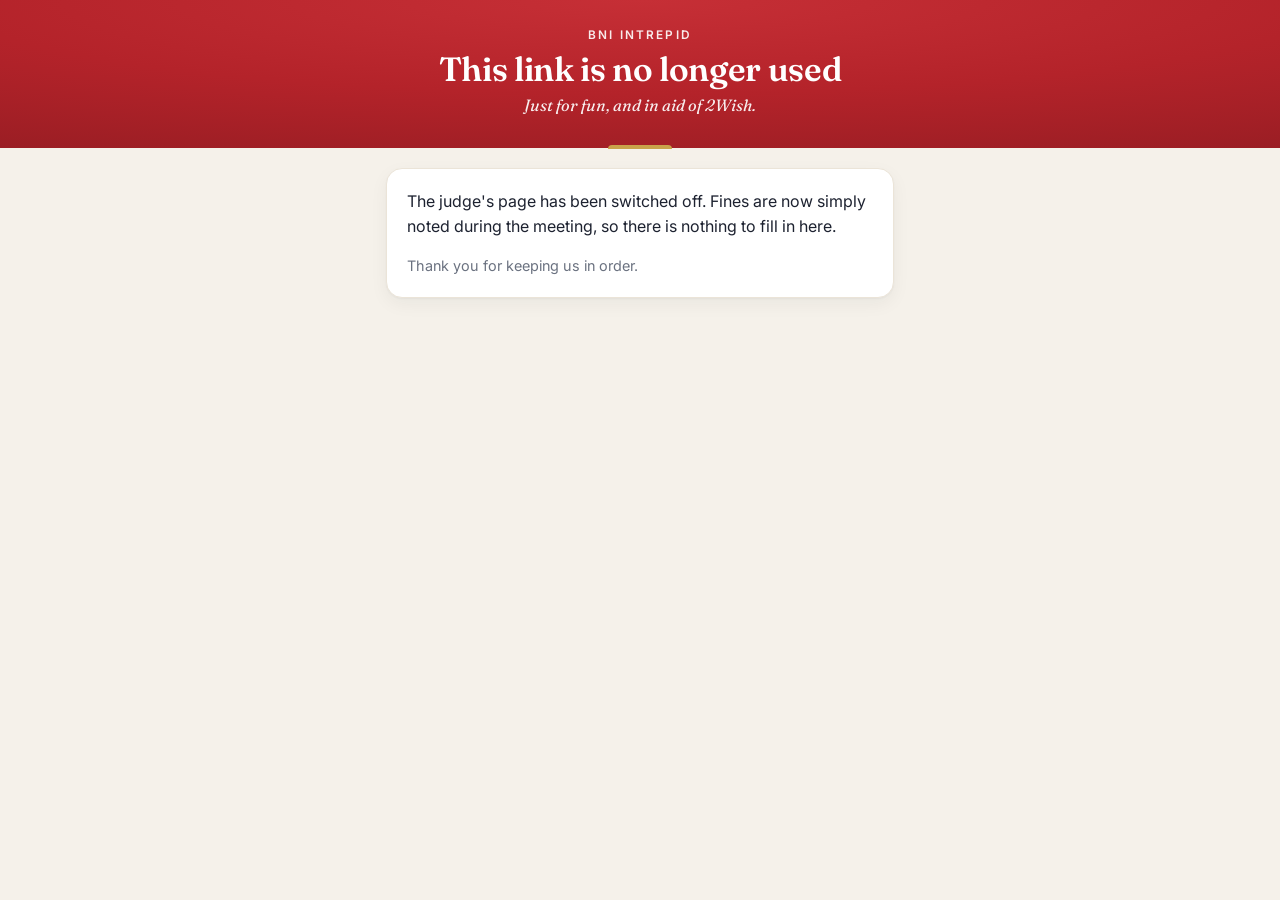
<file: judge.html>
<!doctype html>
<html lang="en-GB">
<head>
<meta charset="utf-8">
<meta name="viewport" content="width=device-width, initial-scale=1">
<title>The Judge</title>
<meta name="robots" content="noindex">
<link rel="preconnect" href="https://fonts.googleapis.com">
<link href="https://fonts.googleapis.com/css2?family=Fraunces:opsz,wght@9..144,600&family=Inter:wght@400;600;700&display=swap" rel="stylesheet">
<link rel="stylesheet" href="style.css?v=5">
</head>
<body>
<header class="top">
  <div class="chapter">BNI Intrepid</div>
  <h1>This link is no longer used</h1>
  <div class="tag">Just for fun, and in aid of 2Wish.</div>
</header>
<main class="wrap">
  <section class="card">
    <p style="margin-top:0">The judge's page has been switched off. Fines are now simply noted during the meeting, so there is nothing to fill in here.</p>
    <p class="small muted" style="margin-bottom:0">Thank you for keeping us in order.</p>
  </section>
</main>
</body>
</html>
</file>
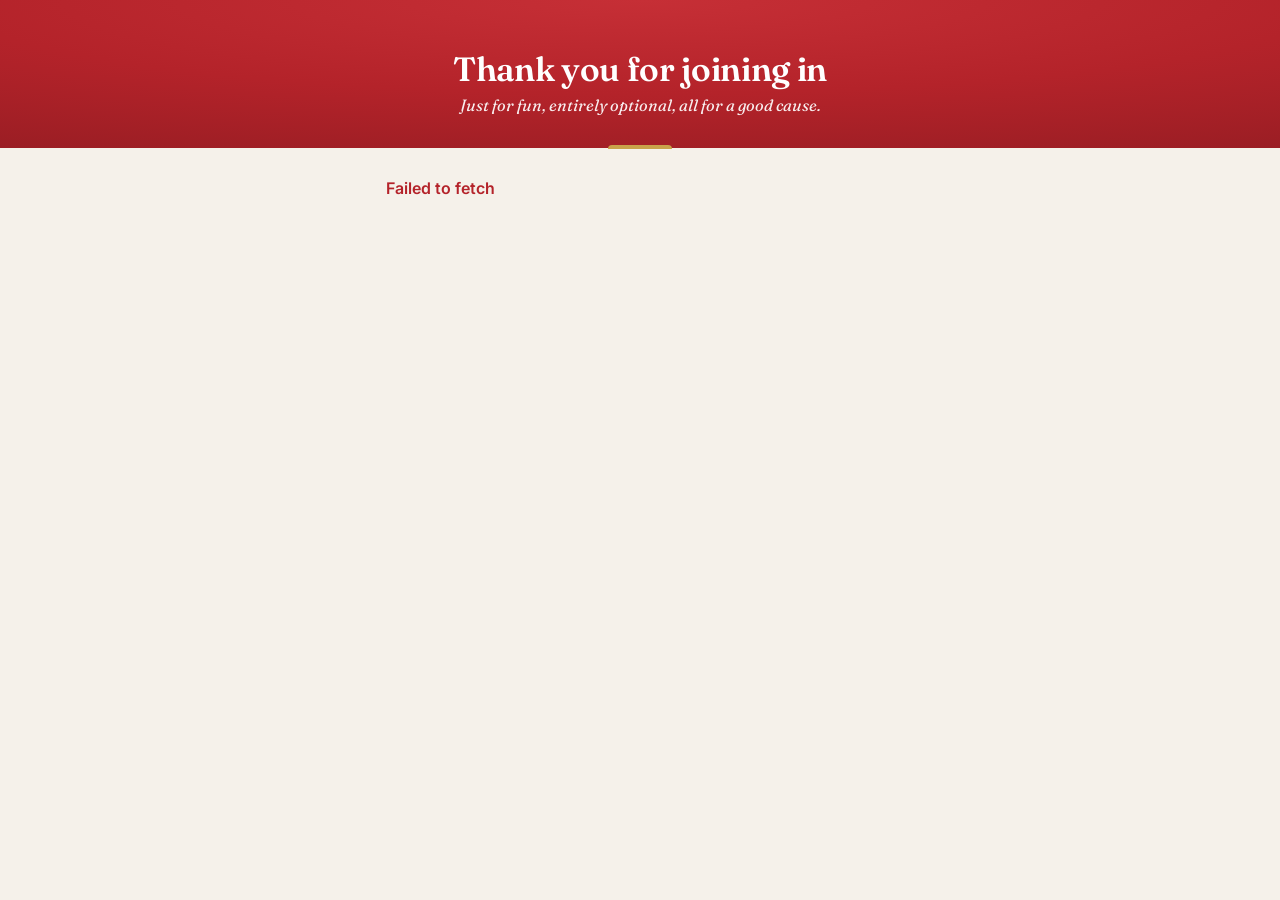
<file: paid.html>
<!doctype html>
<html lang="en-GB">
<head>
<meta charset="utf-8">
<meta name="viewport" content="width=device-width, initial-scale=1">
<title>Charity Fines</title>
<meta name="robots" content="noindex">
<link rel="preconnect" href="https://fonts.googleapis.com">
<link href="https://fonts.googleapis.com/css2?family=Fraunces:opsz,wght@9..144,600&family=Inter:wght@400;600;700&display=swap" rel="stylesheet">
<link rel="stylesheet" href="style.css?v=5">
</head>
<body>
<header class="top">
  <div class="chapter" id="chapter">&nbsp;</div>
  <h1>Thank you for joining in</h1>
  <div class="tag">Just for fun, entirely optional, all for a good cause.</div>
</header>
<main class="wrap">
  <div id="loading" class="card muted center">Just a moment…</div>

  <section id="owe" class="card hide">
    <p style="margin-top:0">Hi <span id="first"></span>, from the meeting on <span id="date"></span>:</p>
    <div class="list" id="sins"></div>
    <div class="total" style="margin-top:12px">Total <b id="total"></b></div>
    <p class="small center" style="margin:4px 0 16px">for <b id="charity"></b></p>
    <a class="btn block ghost" id="payLink" href="#" target="_blank" rel="noopener">Donate on the charity's page</a>
    <p></p>
    <button class="btn block green" type="button" id="paidBtn">Yes, I've donated ✓</button>
    <p class="note">Donating is entirely optional. If you do, this lets the top table know, nothing more.</p>
  </section>

  <section id="done" class="card hide center">
    <div style="font-size:2.4rem">🎉</div>
    <h2>Thank you, <span class="first"></span>!</h2>
    <p id="doneText" class="muted"></p>
    <p class="small" style="margin-bottom:0">Thank you for being such a good sport. See you on Friday!</p>
  </section>

  <p class="err" id="err" role="alert"></p>
</main>
<script src="config.js?v=1"></script>
<script src="app.js?v=6"></script>
<script>
(function () {
  var F = window.Fines, $ = F.$, h = F.h, ref = (/[?&]r=([a-f0-9]{16})/.exec(location.search) || [])[1] || '';

  function done(d) {
    $('#owe').classList.add('hide'); $('#done').classList.remove('hide');
    F.$$('.first').forEach(function (e) { e.textContent = d.first; });
    $('#doneText').textContent = '£' + d.total + ' for ' + d.charity.name + ' is marked as donated.';
  }

  function show(d) {
    $('#loading').classList.add('hide');
    $('#chapter').textContent = d.chapter;
    if (d.paid) { done(d); return; }
    $('#first').textContent = d.first; $('#date').textContent = F.dateLabel(d.date);
    $('#sins').innerHTML = d.reasons.map(function (r) { return '<div><span>' + h(r) + '</span></div>'; }).join('');
    $('#total').textContent = '£' + d.total; $('#charity').textContent = d.charity.name;
    $('#payLink').href = d.charity.link; $('#payLink').textContent = 'Donate £' + d.total + ' to ' + d.charity.name;
    $('#owe').classList.remove('hide');
  }

  $('#paidBtn').addEventListener('click', function () {
    var b = $('#paidBtn'); F.busy(b, true, 'Saving…');
    F.api('markPaid', ref).then(function (d) { return d && d.first ? d : F.api('payInfo', ref); }).then(done).catch(function (e) { $('#err').textContent = e.message; F.busy(b, false); });
  });

  F.api('payInfo', ref).then(show).catch(function (e) { $('#loading').classList.add('hide'); $('#err').textContent = e.message; });
})();
</script>
</body>
</html>
</file>
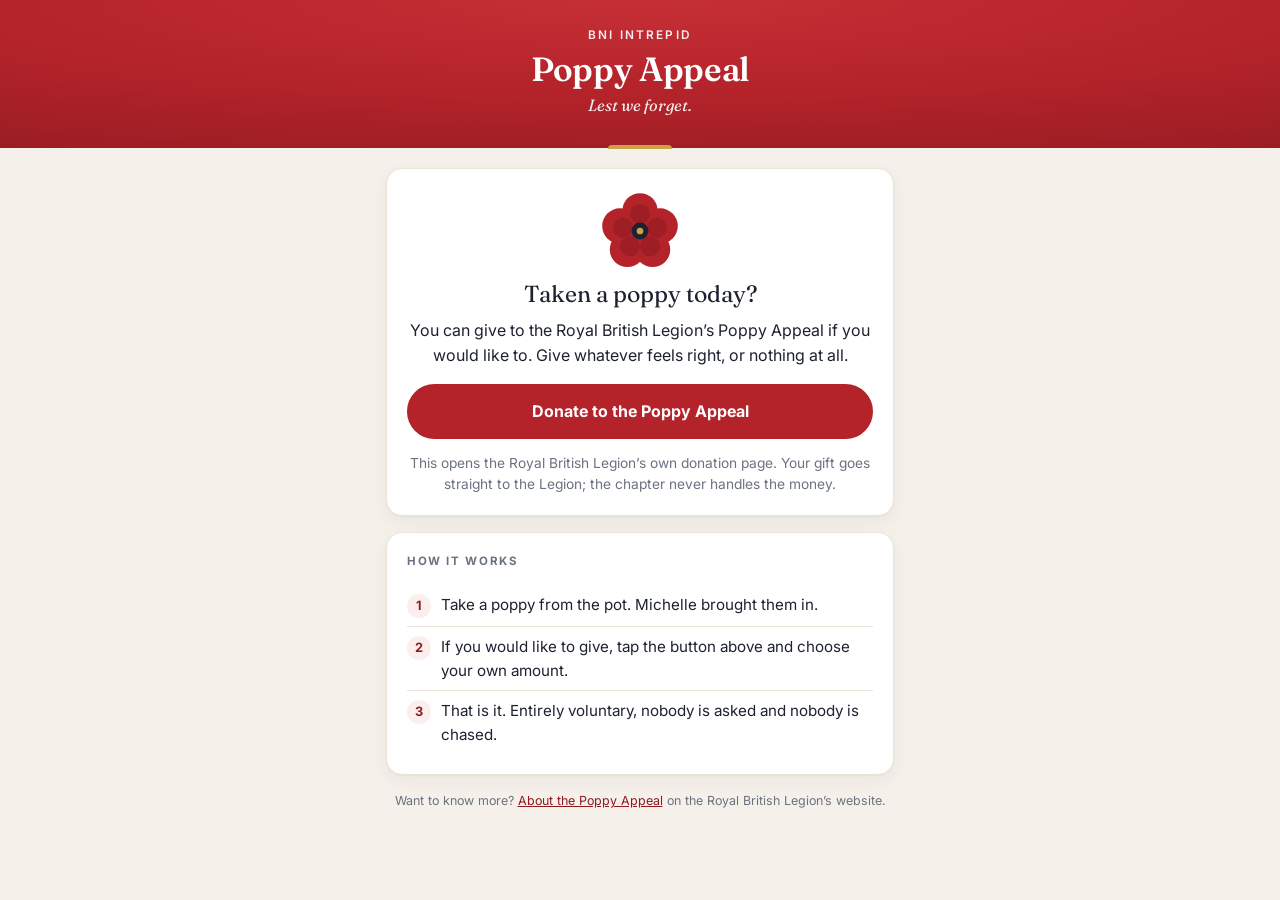
<file: poppy.html>
<!doctype html>
<html lang="en-GB">
<head>
<meta charset="utf-8">
<meta name="viewport" content="width=device-width, initial-scale=1">
<title>Poppy Appeal</title>
<meta name="robots" content="noindex">
<link rel="preconnect" href="https://fonts.googleapis.com">
<link href="https://fonts.googleapis.com/css2?family=Fraunces:opsz,wght@9..144,600&family=Inter:wght@400;600;700&display=swap" rel="stylesheet">
<link rel="stylesheet" href="style.css?v=5">
<style>
  .poppy { width: 84px; height: 84px; display: block; margin: 0 auto 6px; }
  .lead { font-family: var(--serif); font-size: 1.45rem; line-height: 1.25; margin: 0 0 10px; }
  .steps { margin: 14px 0 0; padding: 0; list-style: none; text-align: left; }
  .steps li { display: flex; gap: 10px; align-items: flex-start; padding: 8px 0; border-top: 1px solid var(--line); font-size: .95rem; }
  .steps li:first-child { border-top: 0; }
  .steps b { flex: none; width: 24px; height: 24px; border-radius: 50%; background: var(--red-soft); color: var(--red-d); font-size: .8rem; display: flex; align-items: center; justify-content: center; margin-top: 1px; }
</style>
</head>
<body>
<header class="top">
  <div class="chapter">BNI Intrepid</div>
  <h1>Poppy Appeal</h1>
  <div class="tag">Lest we forget.</div>
</header>
<main class="wrap">
  <section class="card center">
    <svg class="poppy" viewBox="0 0 100 100" role="img" aria-label="A red poppy">
      <g fill="#b4232a">
        <circle cx="50" cy="26" r="21"/><circle cx="74" cy="44" r="21"/><circle cx="65" cy="72" r="21"/>
        <circle cx="35" cy="72" r="21"/><circle cx="26" cy="44" r="21"/>
      </g>
      <g fill="#8f1b21" opacity=".55">
        <circle cx="50" cy="30" r="12"/><circle cx="70" cy="46" r="12"/><circle cx="62" cy="68" r="12"/>
        <circle cx="38" cy="68" r="12"/><circle cx="30" cy="46" r="12"/>
      </g>
      <circle cx="50" cy="50" r="10" fill="#1d2230"/>
      <circle cx="50" cy="50" r="4" fill="#c9a24a"/>
    </svg>
    <p class="lead">Taken a poppy today?</p>
    <p style="margin:0 0 16px">You can give to the Royal British Legion&rsquo;s Poppy Appeal if you would like to. Give whatever feels right, or nothing at all.</p>
    <a class="btn block" href="https://donations.britishlegion.org.uk/" target="_blank" rel="noopener">Donate to the Poppy Appeal</a>
    <p class="note">This opens the Royal British Legion&rsquo;s own donation page. Your gift goes straight to the Legion; the chapter never handles the money.</p>
  </section>

  <section class="card">
    <div class="label">How it works</div>
    <ul class="steps">
      <li><b>1</b><span>Take a poppy from the pot. Michelle brought them in.</span></li>
      <li><b>2</b><span>If you would like to give, tap the button above and choose your own amount.</span></li>
      <li><b>3</b><span>That is it. Entirely voluntary, nobody is asked and nobody is chased.</span></li>
    </ul>
  </section>

  <p class="tiny muted center">Want to know more? <a href="https://www.britishlegion.org.uk/get-involved/fundraise-for-us/poppy-appeal" target="_blank" rel="noopener">About the Poppy Appeal</a> on the Royal British Legion&rsquo;s website.</p>
</main>
</body>
</html>
</file>
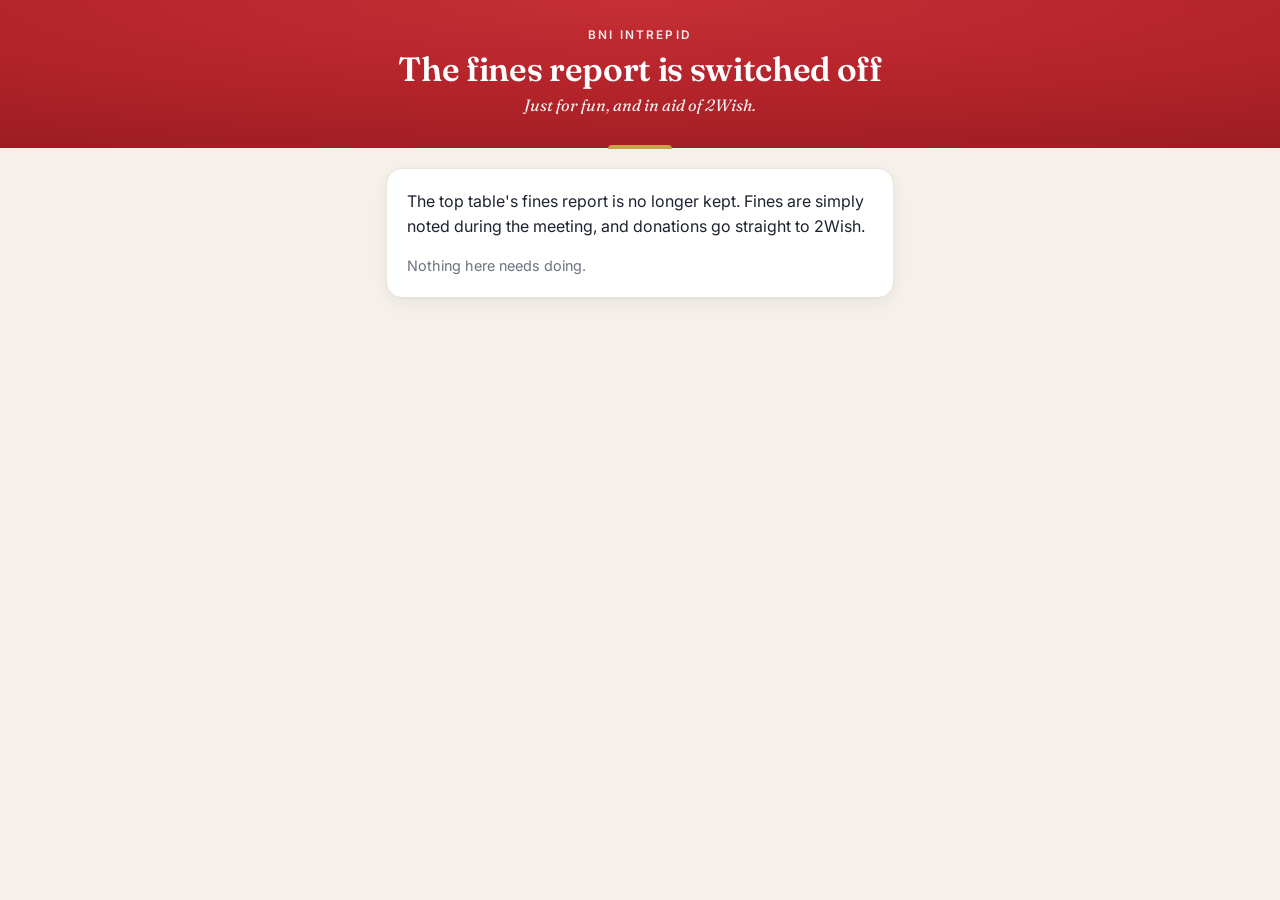
<file: report.html>
<!doctype html>
<html lang="en-GB">
<head>
<meta charset="utf-8">
<meta name="viewport" content="width=device-width, initial-scale=1">
<title>Fines report</title>
<meta name="robots" content="noindex">
<link rel="preconnect" href="https://fonts.googleapis.com">
<link href="https://fonts.googleapis.com/css2?family=Fraunces:opsz,wght@9..144,600&family=Inter:wght@400;600;700&display=swap" rel="stylesheet">
<link rel="stylesheet" href="style.css?v=5">
</head>
<body>
<header class="top">
  <div class="chapter">BNI Intrepid</div>
  <h1>The fines report is switched off</h1>
  <div class="tag">Just for fun, and in aid of 2Wish.</div>
</header>
<main class="wrap">
  <section class="card">
    <p style="margin-top:0">The top table's fines report is no longer kept. Fines are simply noted during the meeting, and donations go straight to 2Wish.</p>
    <p class="small muted" style="margin-bottom:0">Nothing here needs doing.</p>
  </section>
</main>
</body>
</html>
</file>
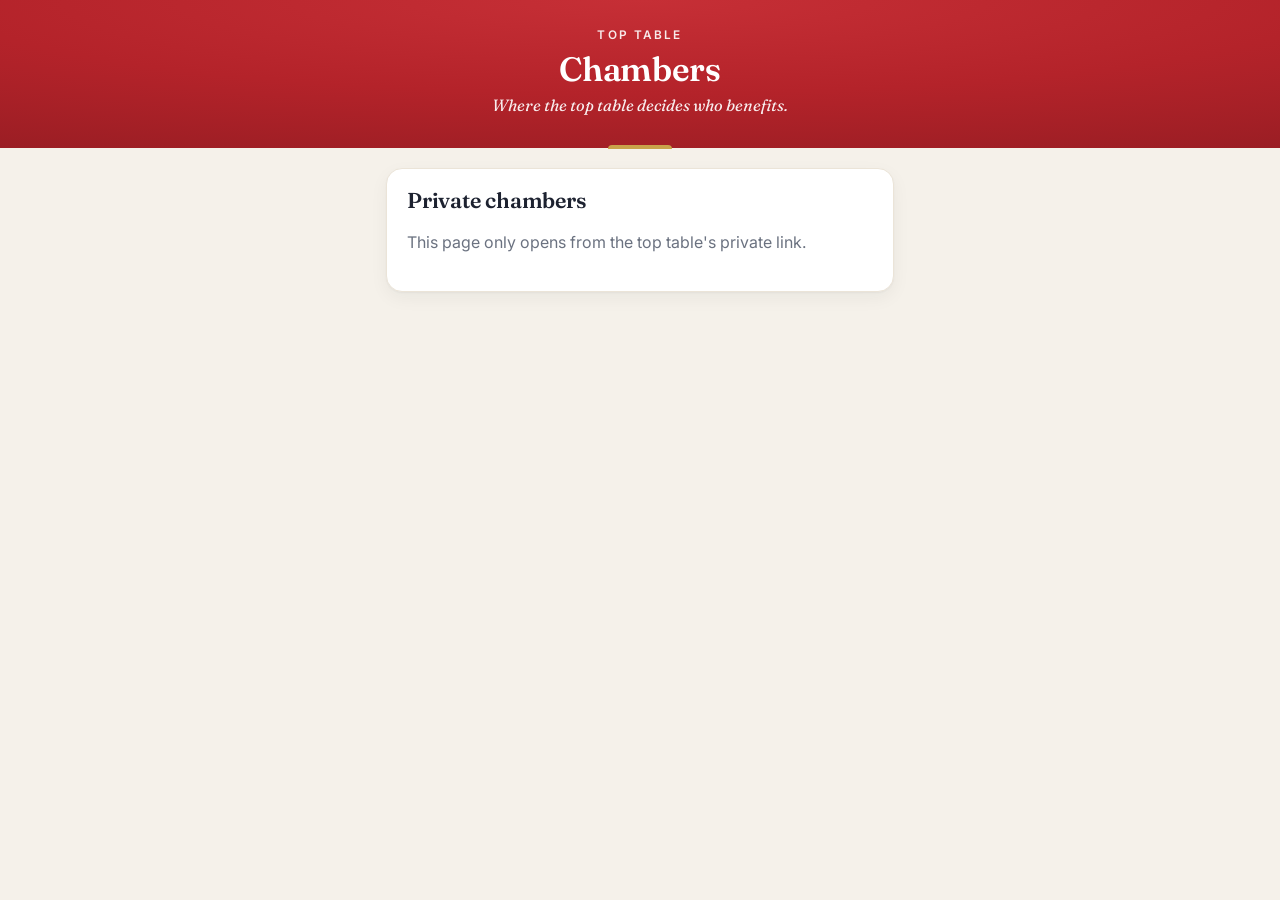
<file: update.html>
<!doctype html>
<html lang="en-GB">
<head>
<meta charset="utf-8">
<meta name="viewport" content="width=device-width, initial-scale=1">
<title>Top Table</title>
<meta name="robots" content="noindex">
<link rel="preconnect" href="https://fonts.googleapis.com">
<link href="https://fonts.googleapis.com/css2?family=Fraunces:opsz,wght@9..144,600&family=Inter:wght@400;600;700&display=swap" rel="stylesheet">
<link rel="stylesheet" href="style.css?v=5">
</head>
<body>
<header class="top">
  <div class="chapter" id="chapter">Top table</div>
  <h1>Chambers</h1>
  <div class="tag">Where the top table decides who benefits.</div>
</header>
<main class="wrap">
  <div id="loading" class="card muted center">Unlocking chambers…</div>

  <div id="denied" class="card hide">
    <h2>Private chambers</h2>
    <p class="muted" id="deniedMsg">This page only opens from the top table's private link.</p>
  </div>

  <div id="app" class="hide">
    <section class="card" id="whoCard">
      <div class="label">Who's at the bench?</div>
      <div class="chips" id="who"></div>
      <p class="tiny muted" style="margin:8px 0 0">So we can say who changed the charity. Remembered on this phone.</p>
    </section>

    <section class="card">
      <div class="label" id="nowWhen">This Friday</div>
      <p class="charity" id="nowName" style="font-size:1.45rem"></p>
      <p class="tiny muted" id="nowBy" style="margin:0 0 12px"></p>
      <div class="row">
        <a class="btn ghost small" href="index.html" target="_blank" rel="noopener">See the QR page</a>

        <a class="btn ghost small" href="qr.html" target="_blank" rel="noopener">Print the QR</a>
      </div>
    </section>

    <!-- 10 Nov 2026: judge's link switched off (fines are just noted during the meeting). Kept hidden so the script below still finds its elements. -->
    <section class="card hide">
      <div class="label">The judge's link</div>
      <p class="small" style="margin-top:0">Send this to whoever is wielding the gavel. They just note the fines during the meeting. Nothing is emailed and there is nothing to confirm.</p>
      <div class="copybox">
        <input type="text" id="judgeLink" readonly aria-label="Judge's link">
        <button class="btn small" type="button" id="copy">Copy</button>
      </div>
      <button class="btn ghost small hide" type="button" id="share" style="margin-top:10px">Share…</button>
    </section>

    <form class="card" id="form" novalidate>
      <h2>Redirect to a different charity</h2>
      <p class="small muted" style="margin-top:0" id="defaultNote"></p>
      <div class="field">
        <label for="date">From the meeting on</label>
        <select id="date"></select>
      </div>
      <div class="field">
        <label for="until">Until the meeting on <span class="muted">(optional)</span></label>
        <select id="until"></select>
        <p class="tiny muted" style="margin:6px 0 0">Leave as "Just that Friday" for one week. Afterwards it goes back to our usual charity by itself.</p>
      </div>
      <div class="field">
        <label for="name">Charity name</label>
        <input type="text" id="name" maxlength="120" placeholder="e.g. St David's Hospice Care" autocomplete="off">
      </div>
      <div class="field">
        <label for="about">One line about it <span class="muted">(optional)</span></label>
        <textarea id="about" maxlength="300" placeholder="e.g. Chosen by Sarah: caring for patients and families across South Wales."></textarea>
      </div>
      <div class="field">
        <label for="link">Donation page link</label>
        <input type="url" id="link" placeholder="https://www.justgiving.com/…" autocomplete="off" inputmode="url">
        <p class="tiny muted" style="margin:6px 0 0">Open the charity's donation page, copy the address from the top, and paste it here. <a href="#" id="test">Test this link</a></p>
      </div>
      <button class="btn block" type="submit" id="save">Save the charity</button>
      <p class="err" id="err" role="alert"></p>
      <div class="ok hide" id="saved"></div>
    </form>

    <section class="card" id="recentCard">
      <h2>Quick picks</h2>
      <p class="small muted" style="margin-top:0">Tap one to fill in the form, then save.</p>
      <div class="list" id="recent"></div>
    </section>
  </div>
</main>
<script src="config.js?v=1"></script>
<script src="app.js?v=6"></script>
<script>
(function () {
  var F = window.Fines, $ = F.$, h = F.h, key = F.key(), recent = [], me = F.store.get('fines_me') || '';

  function showNow(c, date) {
    $('#nowWhen').textContent = F.dateLabel(date) + ': fines go to';
    $('#nowName').textContent = c.name;
    $('#nowBy').textContent = c.is_default ? 'Our usual charity. Nothing to do unless you want to redirect it elsewhere.' : 'Chosen by ' + c.set_by + ' on ' + c.set_on + (c.until && c.until !== c.meeting_date ? ', until ' + F.dateLabel(c.until) : '') + '. Then it goes back to our usual charity.';
  }

  function drawWho(people) {
    $('#whoCard').classList.toggle('hide', !people.length);
    $('#who').innerHTML = people.map(function (p) {
      return '<button type="button" class="chip' + (p.name === me ? ' on' : '') + '" data-name="' + h(p.name) + '">' + h(p.name.split(' ')[0]) + ' <span class="tiny" style="opacity:.7">' + h(p.role) + '</span></button>';
    }).join('');
  }
  $('#who').addEventListener('click', function (e) {
    var b = e.target.closest('[data-name]'); if (!b) return;
    me = b.dataset.name; F.store.set('fines_me', me);
    F.$$('#who .chip').forEach(function (c) { c.classList.toggle('on', c === b); });
  });

  function drawRecent() {
    $('#recentCard').classList.toggle('hide', !recent.length);
    $('#recent').innerHTML = recent.map(function (c, i) {
      return '<div><div><b>' + h(c.name) + '</b>' + (c.is_default ? ' <span class="pill grey">usual</span>' : '') +
        '<div class="tiny muted">' + (c.meeting_date ? 'Last used ' + h(F.dateLabel(c.meeting_date)) : 'The default') + '</div></div>' +
        '<button type="button" class="btn ghost small" data-i="' + i + '">Use</button></div>';
    }).join('');
  }
  $('#recent').addEventListener('click', function (e) {
    var b = e.target.closest('button[data-i]'); if (!b) return;
    var c = recent[+b.dataset.i];
    $('#name').value = c.name; $('#about').value = c.about; $('#link').value = c.link;
    $('#form').scrollIntoView({ behavior: 'smooth' });
  });

  $('#copy').addEventListener('click', function () {
    var v = $('#judgeLink').value;
    F.copy(v).then(function () { $('#copy').textContent = 'Copied ✓'; setTimeout(function () { $('#copy').textContent = 'Copy'; }, 2000); });
  });
  if (navigator.share) $('#share').classList.remove('hide');
  $('#share').addEventListener('click', function () {
    navigator.share({ title: 'Judge\'s link', text: 'You\'re the judge this Friday. Here\'s your gavel:', url: $('#judgeLink').value }).catch(function () { /* cancelled */ });
  });

  $('#test').addEventListener('click', function (e) {
    e.preventDefault();
    var l = $('#link').value.trim();
    if (!/^https:\/\//i.test(l)) { $('#err').textContent = 'Paste a link starting with https:// first.'; return; }
    window.open(l, '_blank', 'noopener');
  });

  $('#form').addEventListener('submit', function (e) {
    e.preventDefault();
    $('#err').textContent = ''; $('#saved').classList.add('hide');
    var c = { meeting_date: $('#date').value, until: $('#until').value, name: $('#name').value.trim(), about: $('#about').value.trim(), link: $('#link').value.trim(), by: me };
    if (c.until && c.until < c.meeting_date) { $('#err').textContent = 'The end date must be on or after the start date.'; return; }
    if (!c.name) { $('#err').textContent = 'Please give the charity\'s name.'; return; }
    if (!/^https:\/\/\S+\.\S+$/i.test(c.link)) { $('#err').textContent = 'The donation link must be a full web address starting with https://'; return; }
    var btn = $('#save'); F.busy(btn, true);
    F.api('setCharity', key, c).then(function (saved) {
      var nf = F.nextFriday(), end = c.until || c.meeting_date;
      if (c.meeting_date <= nf && nf <= end) showNow(saved, nf);
      $('#saved').textContent = 'Done. Fines ' + (end !== c.meeting_date ? 'from ' + F.dateLabel(c.meeting_date) + ' until ' + F.dateLabel(end) : 'on ' + F.dateLabel(c.meeting_date)) + ' will go to ' + c.name + ', then back to our usual charity. The QR code needs no changes.';
      $('#saved').classList.remove('hide');
      return F.api('recentCharities', key).then(function (r) { recent = r; drawRecent(); });
    }).catch(function (er) { $('#err').textContent = er.message; })
      .then(function () { F.busy(btn, false); });
  });

  F.fillFridays($('#date'));
  F.fillFridays($('#until'));
  $('#until').insertAdjacentHTML('afterbegin', '<option value="">Just that Friday</option>');
  $('#until').value = '';
  if (!key) { $('#loading').classList.add('hide'); $('#denied').classList.remove('hide'); return; }
  Promise.all([F.api('topTableInfo', key), F.api('getCurrent'), F.api('recentCharities', key)]).then(function (r) {
    $('#loading').classList.add('hide'); $('#app').classList.remove('hide');
    $('#chapter').textContent = r[1].chapter + ' · Top table';
    $('#judgeLink').value = r[0].judge_link;
    $('#defaultNote').textContent = 'We almost always donate to ' + r[0].default_charity.name + ', so there is usually nothing to do. Only fill this in if you want to redirect the donations to a different charity for a while.';
    drawWho(r[0].people);
    showNow(r[1].charity, r[1].date);
    recent = r[2]; drawRecent();
  }).catch(function (er) {
    $('#loading').classList.add('hide'); $('#denied').classList.remove('hide'); $('#deniedMsg').textContent = er.message;
  });
})();
</script>
</body>
</html>
</file>
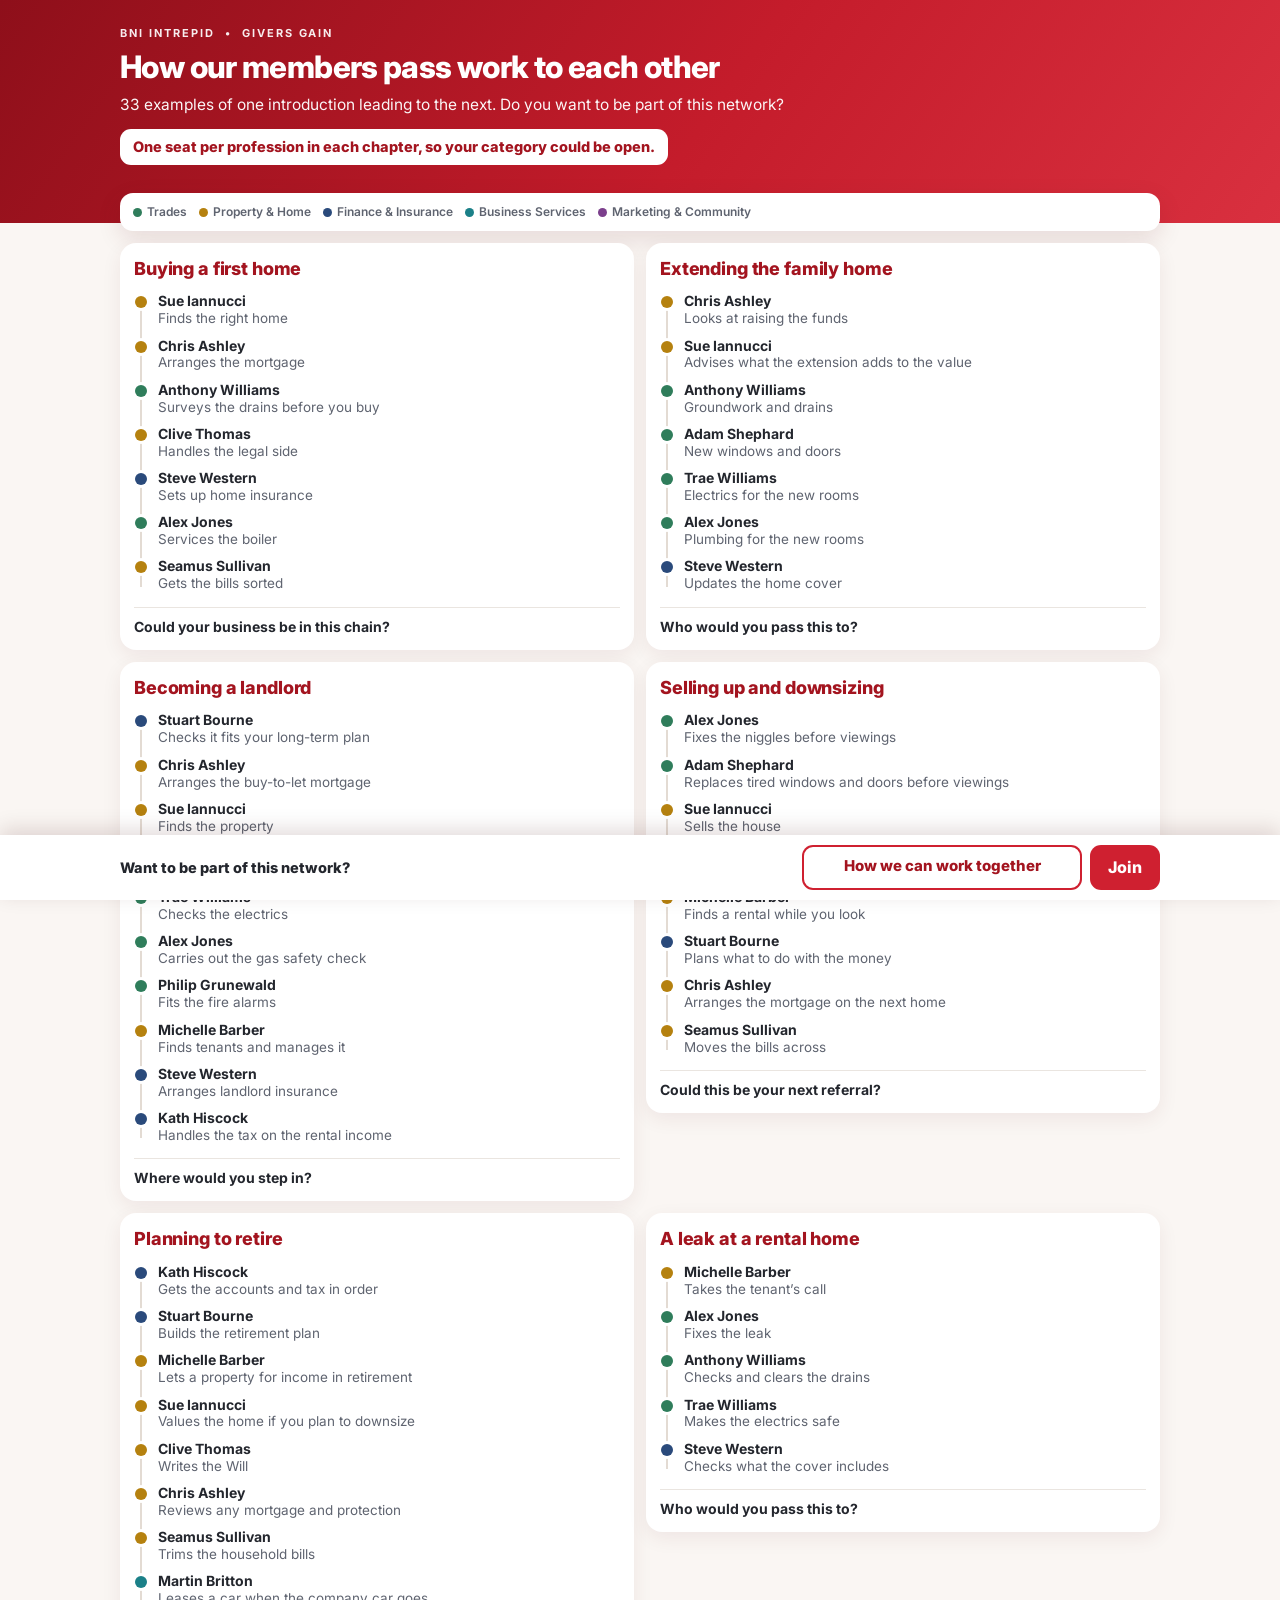
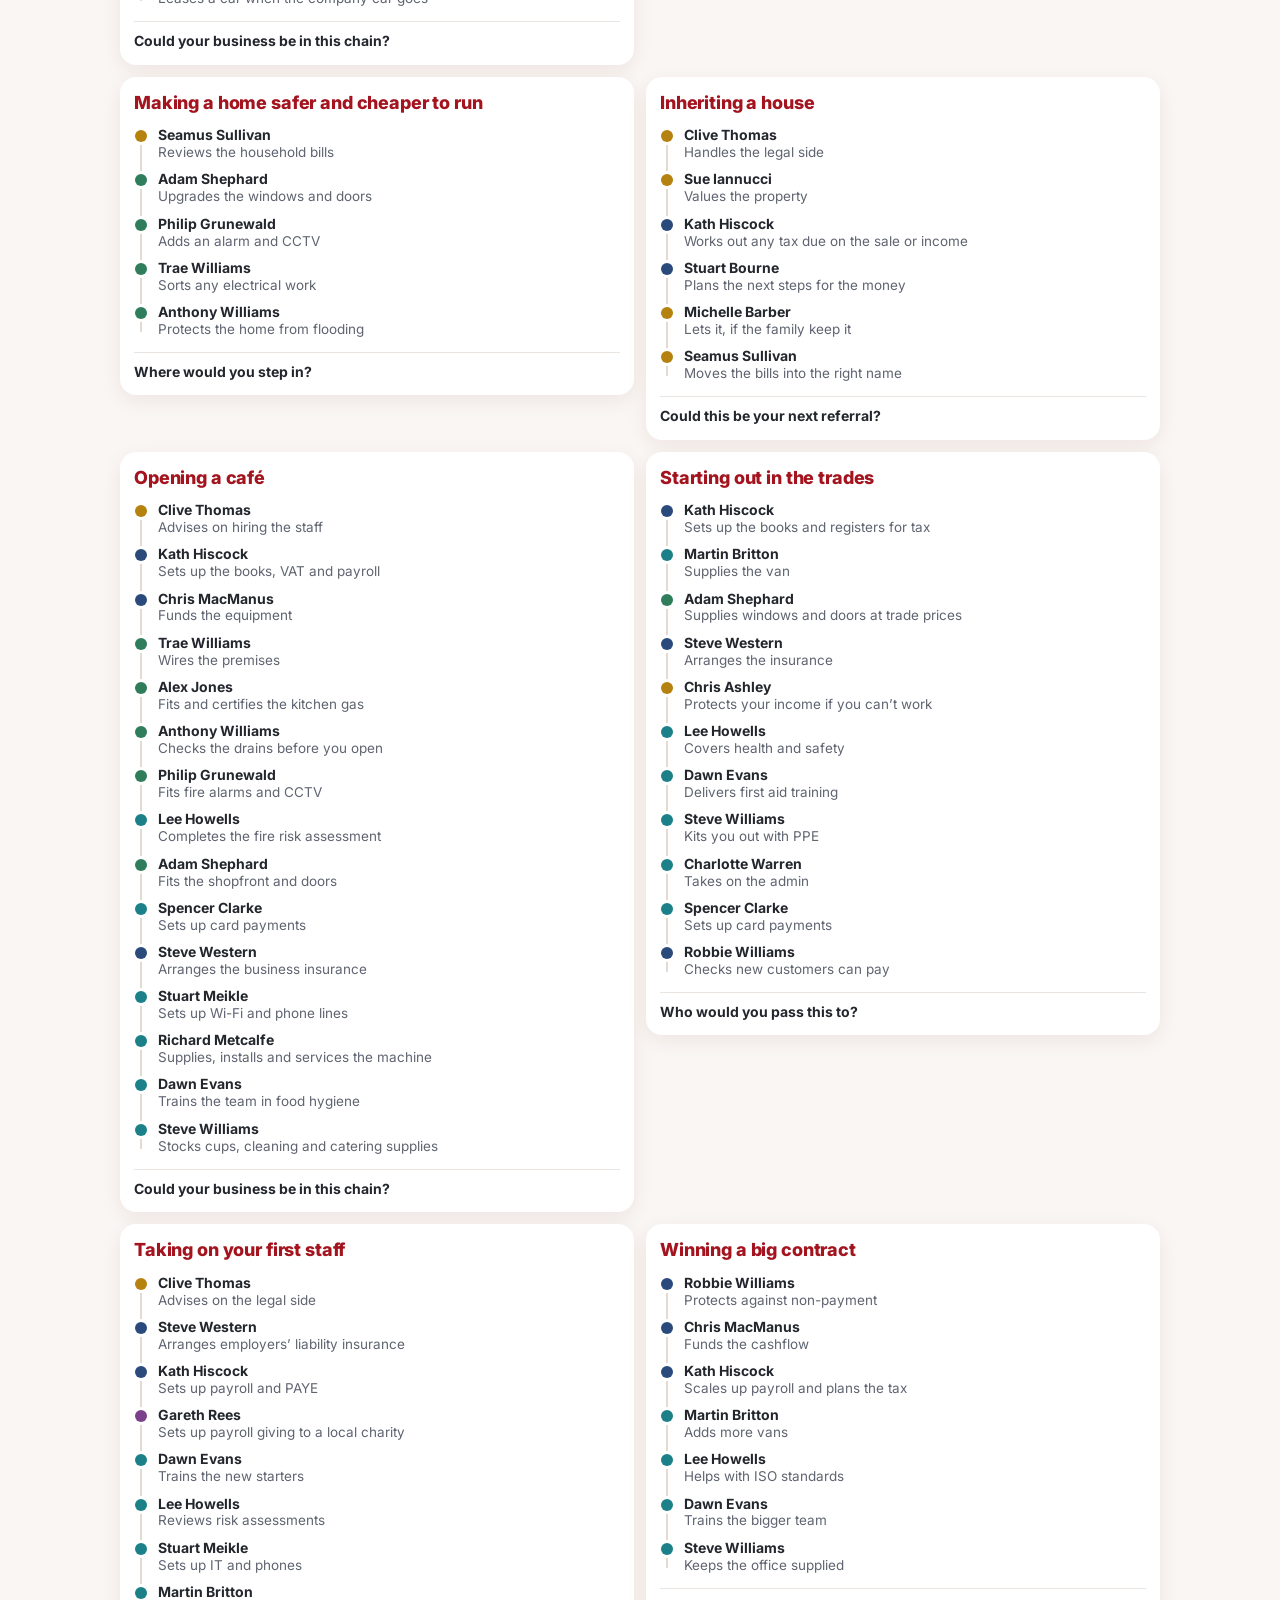
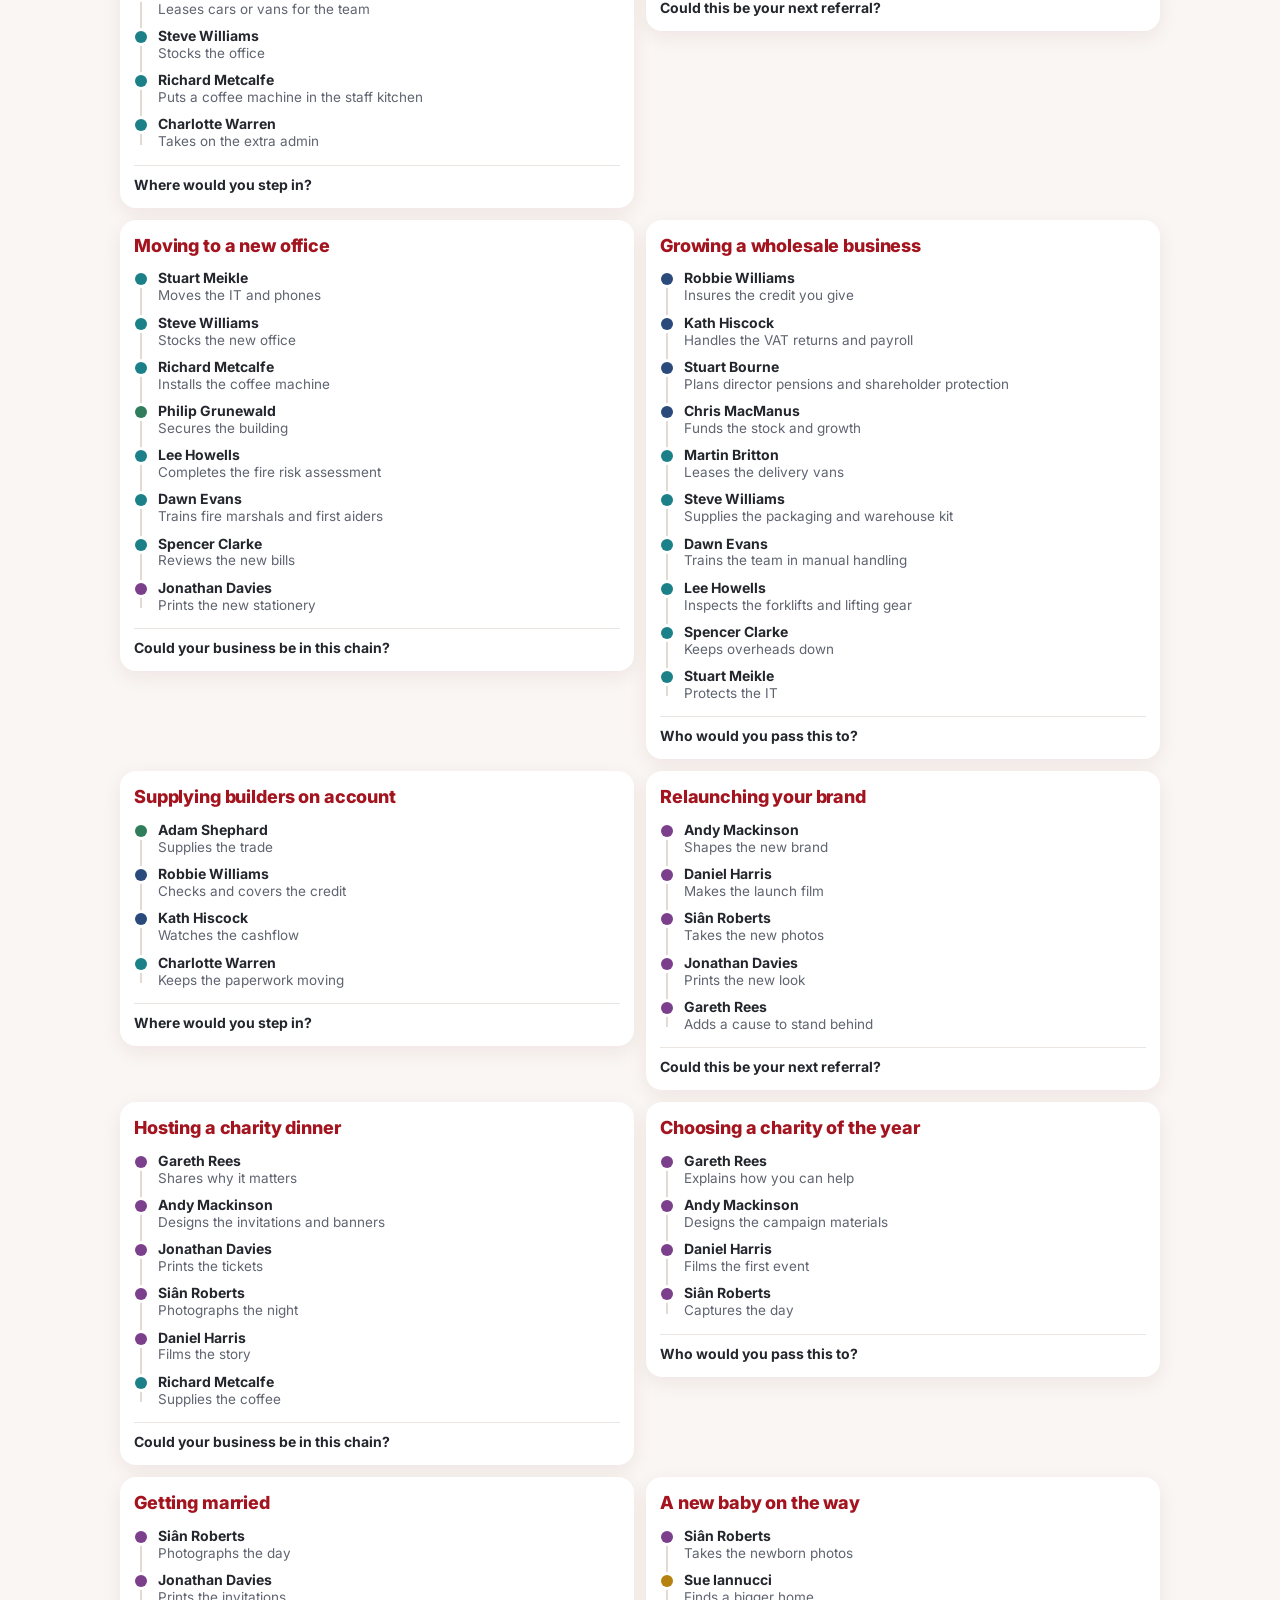
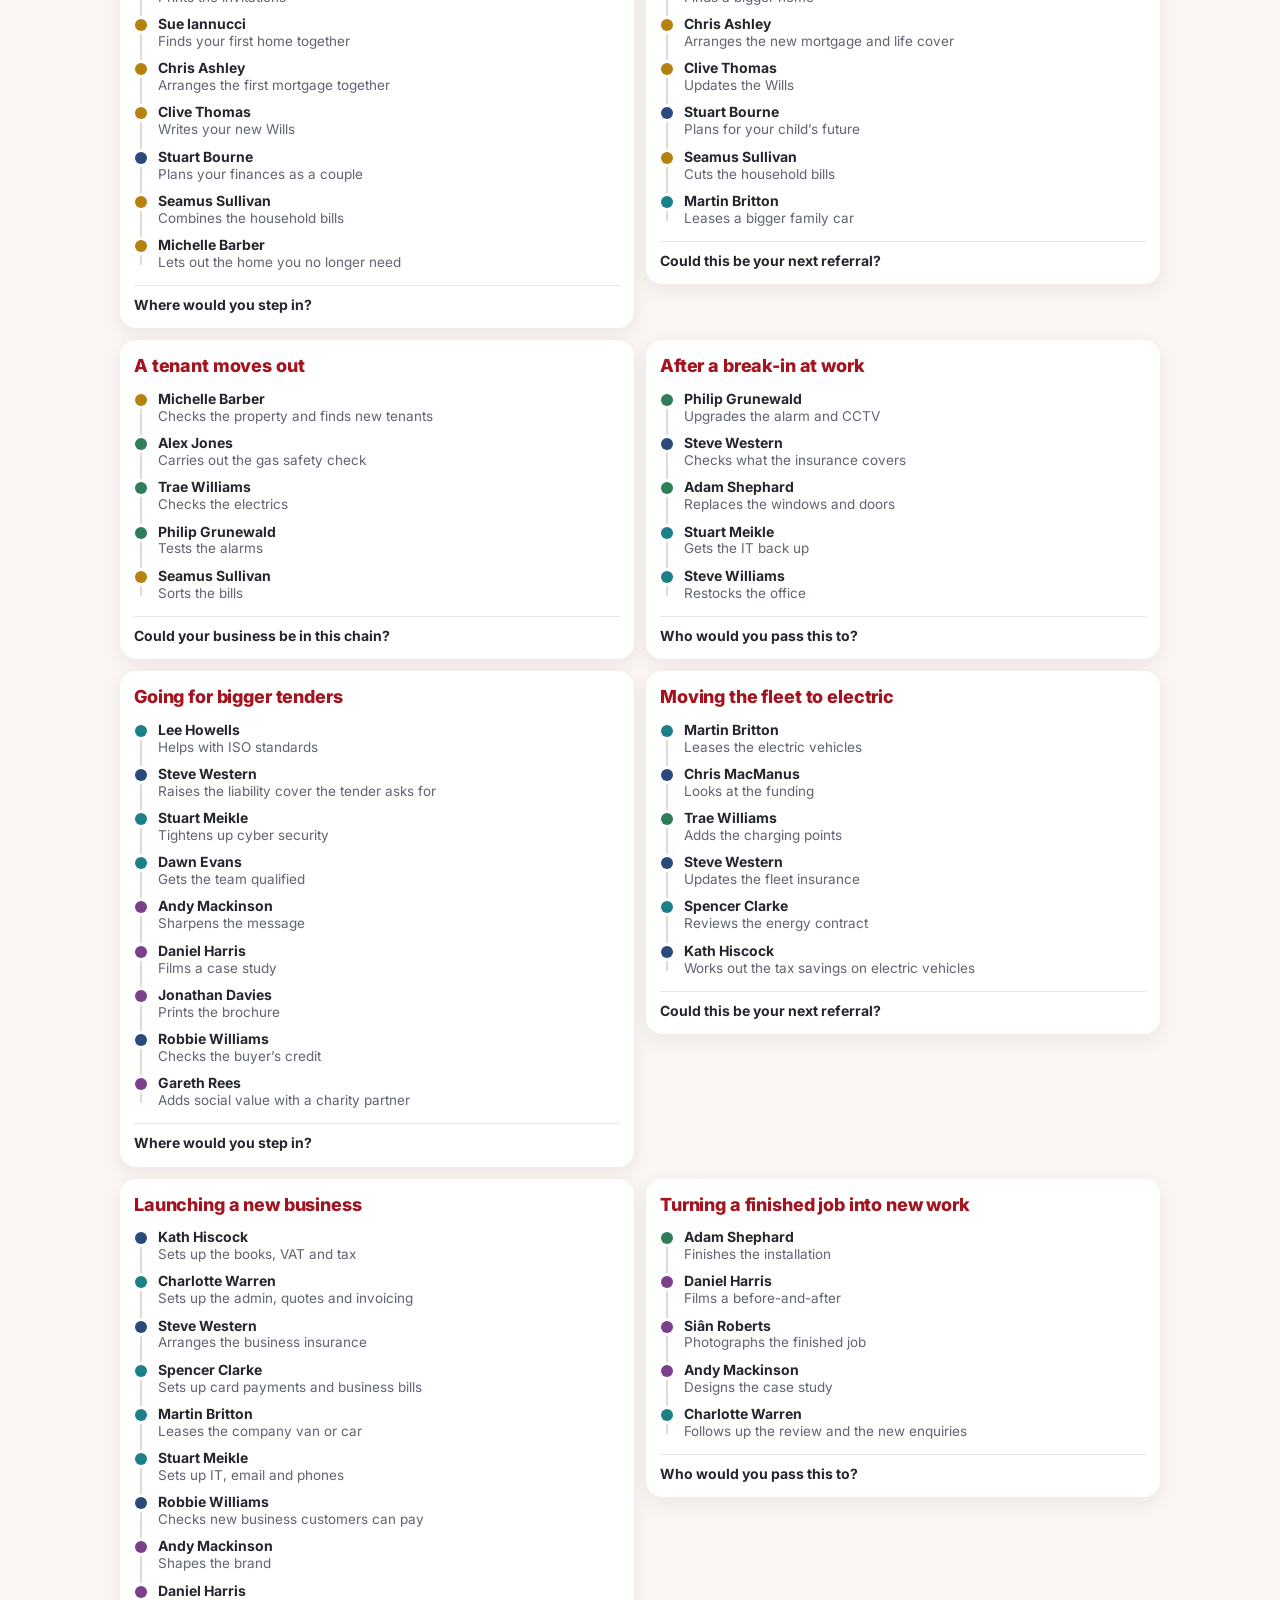
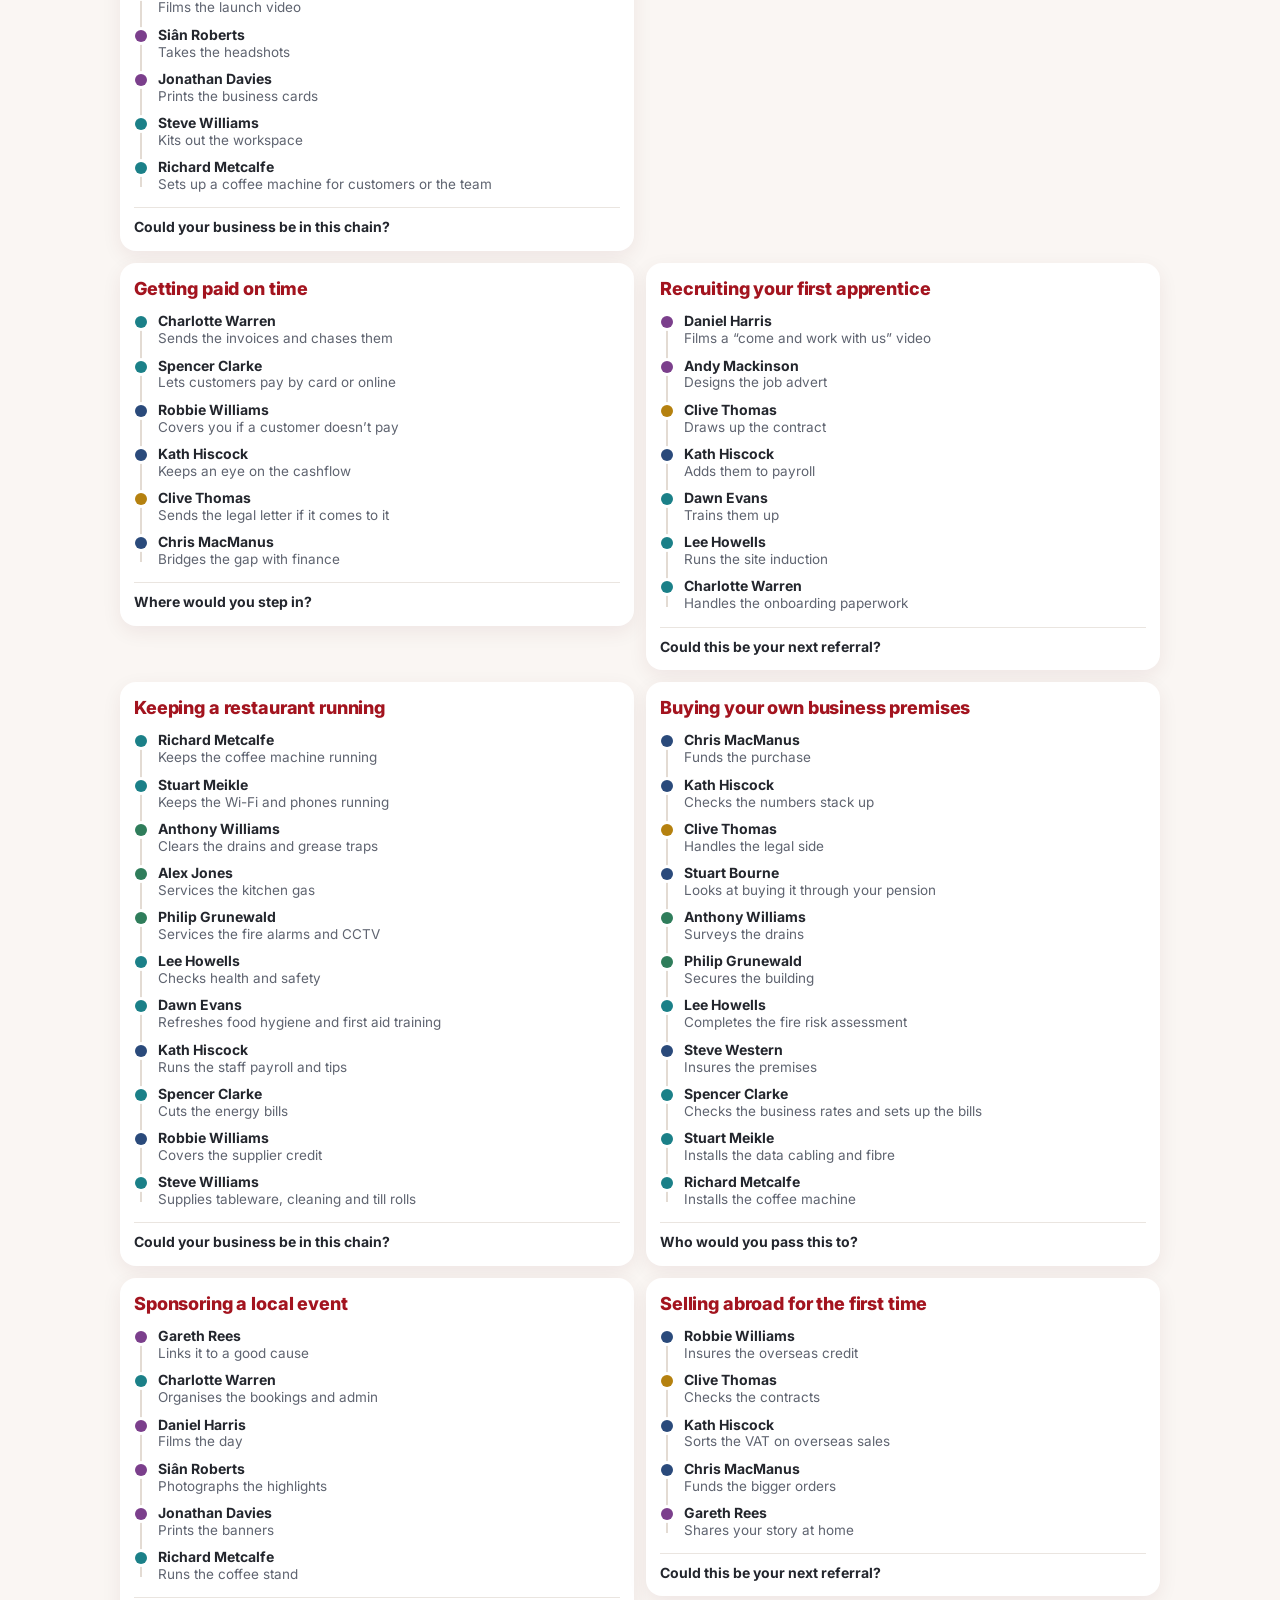
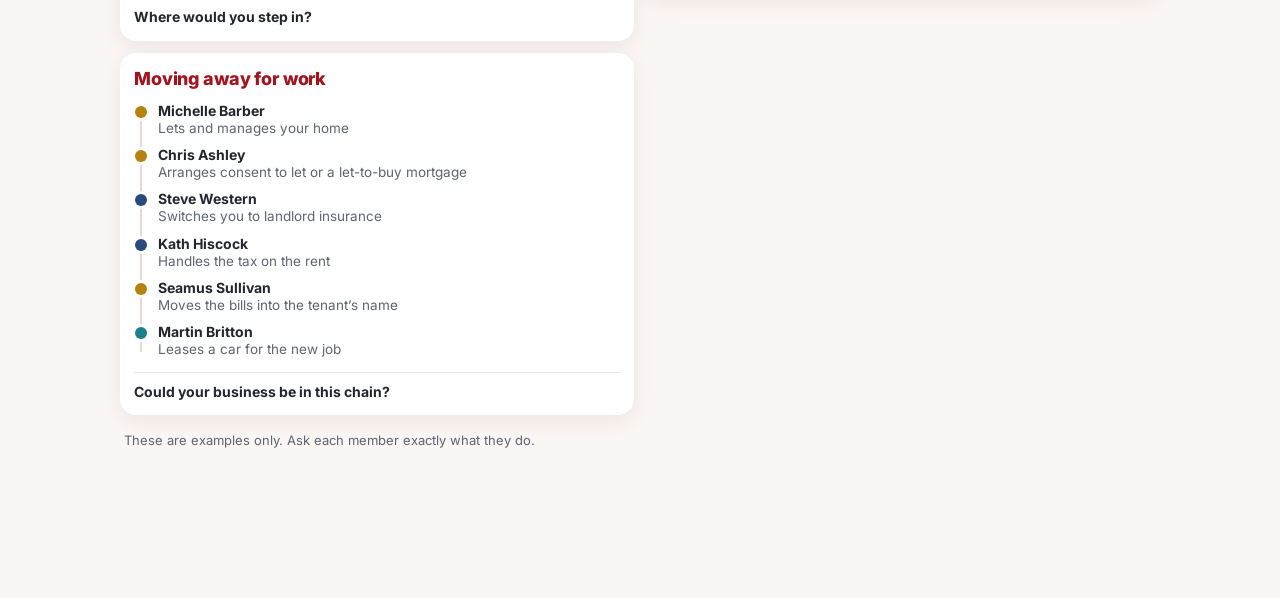
<file: work-together/trails.html>
<!DOCTYPE html>
<html lang="en-GB">
<head>
<meta charset="utf-8">
<meta name="viewport" content="width=device-width, initial-scale=1">
<meta name="robots" content="noindex">
<title>Givers Gain Trails</title>
<link rel="preconnect" href="https://fonts.googleapis.com">
<link href="https://fonts.googleapis.com/css2?family=Inter:wght@400;500;600;700;800&display=swap" rel="stylesheet">
<style>
  :root { color-scheme: light; --red:#CF2030; --red-d:#A3141F; --deep:#8E0F1A; --ink:#23262D; --muted:#5F6470; --line:#EAE5E0; --warm:#FAF6F3; }
  * { box-sizing: border-box; }
  html, body { margin: 0; padding: 0; }
  body { background: var(--warm); color: var(--ink); font-family: 'Inter', Arial, sans-serif; font-size: 16px; line-height: 1.45; -webkit-font-smoothing: antialiased; padding-bottom: 128px; }
  h1, h2, h3 { margin: 0; text-wrap: balance; }
  .wrap { max-width: 1040px; margin: 0 auto; }
  .top { background: linear-gradient(125deg, var(--deep) 0%, #C41C2B 55%, #D9303F 100%); color: #fff; padding: 26px 18px 58px; }
  .eyebrow { font-size: 11px; font-weight: 700; letter-spacing: .18em; text-transform: uppercase; margin: 0 0 8px; opacity: .92; }
  .top h1 { font-size: 31px; font-weight: 800; letter-spacing: -.02em; line-height: 1.1; }
  .top p.lead { margin: 10px 0 0; font-size: 15.5px; opacity: .96; }
  main { padding: 0 14px 20px; margin-top: -30px; }
  .seat { display: inline-block; margin: 12px 0 0; background: #fff; color: var(--red-d); font-size: 14.5px; font-weight: 800; line-height: 1.3; border-radius: 11px; padding: 9px 13px; }
  .key { display: flex; flex-wrap: wrap; gap: 4px 12px; background: #fff; border-radius: 13px; padding: 10px 13px; box-shadow: 0 8px 24px rgba(90,20,25,.12); margin: 0 0 12px; font-size: 12px; color: var(--muted); font-weight: 600; }
  .key span { display: inline-flex; align-items: center; gap: 5px; } .key i { width: 9px; height: 9px; border-radius: 50%; display: block; }
  .list { display: grid; gap: 12px; align-items: start; }
  @media (min-width: 860px) { .list { grid-template-columns: 1fr 1fr; } }
  .tr { background: #fff; border-radius: 16px; padding: 15px 14px 13px; box-shadow: 0 6px 20px rgba(90,20,25,.07); }
  .tr h2 { font-size: 18px; font-weight: 800; color: var(--red-d); letter-spacing: -.008em; line-height: 1.2; margin-bottom: 9px; }
  .chain { position: relative; display: grid; gap: 1px; }
  .chain::before { content: ""; position: absolute; left: 6px; top: 10px; bottom: 10px; width: 2px; background: #E3DBD3; }
  .st { position: relative; padding: 4px 4px 4px 24px; font-size: 14px; line-height: 1.28; }
  .st::before { content: ""; position: absolute; left: 1px; top: 8px; width: 12px; height: 12px; border-radius: 50%; background: var(--c); box-shadow: 0 0 0 3px #fff; }
  .st b { font-weight: 700; } .st span { color: var(--muted); font-size: 13.5px; display: block; }
  .ask { margin: 10px 0 0; padding-top: 9px; border-top: 1px solid var(--line); font-size: 14px; font-weight: 700; color: var(--ink); }
  .foot { margin: 16px 4px 0; font-size: 13px; color: var(--muted); }
  .bar { position: fixed; left: 0; right: 0; bottom: 0; background: #fff; box-shadow: 0 -6px 20px rgba(60,0,8,.14); padding: 10px 14px calc(10px + env(safe-area-inset-bottom)); z-index: 5; }
  .bar .in { max-width: 1040px; margin: 0 auto; display: flex; flex-wrap: wrap; align-items: center; justify-content: space-between; gap: 8px 12px; }
  .acts { display: flex; gap: 8px; flex: 1 1 auto; justify-content: flex-end; } .acts a { text-align: center; } .acts a.sec { flex: 1 1 auto; max-width: 280px; background: #fff; color: var(--red-d); box-shadow: inset 0 0 0 2px var(--red); font-size: 15px; padding: 10px 12px; }
  @media (max-width: 560px) { .bar p { width: 100%; text-align: center; } .acts { width: 100%; } .acts a.sec { max-width: none; } }
  .bar p { margin: 0; font-size: 14.5px; font-weight: 800; line-height: 1.2; }
  .bar a { flex: none; background: var(--red); color: #fff; text-decoration: none; font-weight: 800; font-size: 16px; border-radius: 11px; padding: 11px 18px; }
</style>
</head>
<body>
<header class="top"><div class="wrap">
  <p class="eyebrow">BNI Intrepid &nbsp;•&nbsp; Givers Gain</p>
  <h1>How our members pass work to each other</h1>
  <p class="lead" id="lead"></p>
  <p class="seat">One seat per profession in each chapter, so your category could be open.</p>
</div></header>
<main><div class="wrap">
  <div class="key" id="key"></div>
  <div class="list" id="list"></div>
  <p class="foot">These are examples only. Ask each member exactly what they do.</p>
</div></main>
<div class="bar"><div class="in"><p>Want to be part of this network?</p><div class="acts"><a class="sec" href="https://sub.hammer-and-pen.com/work-together" target="_top">How we can work together</a><a href="https://bni.co.uk/en-GB/applicationregistration?chapterId=9008" target="_blank" rel="noopener">Join</a></div></div></div>
<script>
var TC = { t:'#2F7D5B', p:'#B5810F', m:'#7B3F8C', f:'#2A4A7B', b:'#1B8088' };
var P = {
 philip:['Philip Grunewald','t'], adam:['Adam Shephard','t'], alex:['Alex Jones','t'], anthony:['Anthony Williams','t'], trae:['Trae Williams','t'], lee:['Lee Howells','b'],
 seamus:['Seamus Sullivan','p'], michelle:['Michelle Barber','p'], sue:['Sue Iannucci','p'], chrisa:['Chris Ashley','p'], clive:['Clive Thomas','p'],
 andy:['Andy Mackinson','m'], daniel:['Daniel Harris','m'], sian:['Siân Roberts','m'], jonathan:['Jonathan Davies','m'], gareth:['Gareth Rees','m'],
 kath:['Kath Hiscock','f'], stuartb:['Stuart Bourne','f'], westen:['Steve Western','f'], robbie:['Robbie Williams','f'], chrism:['Chris MacManus','f'], martin:['Martin Britton','b'],
 spencer:['Spencer Clarke','b'], stuartm:['Stuart Meikle','b'], stevew:['Steve Williams','b'], richard:['Richard Metcalfe','b'], dawn:['Dawn Evans','b'], charlotte:['Charlotte Warren','b']
};
var TR = [
 ['Buying a first home','HFL',[['sue','Finds the right home'],['chrisa','Arranges the mortgage'],['anthony','Surveys the drains before you buy'],['clive','Handles the legal side'],['westen','Sets up home insurance'],['alex','Services the boiler'],['seamus','Gets the bills sorted']],{P:[6,'Makes the new home their own'],C:[6,'Cleans before they move in'],R:[4,'Adds your advice to the move'],H:[6,'Helps the new homeowner settle in'],F:[6,'Helps the family settle in']}],
 ['Extending the family home','HFL',[['chrisa','Looks at raising the funds'],['sue','Advises what the extension adds to the value'],['anthony','Groundwork and drains'],['adam','New windows and doors'],['trae','Electrics for the new rooms'],['alex','Plumbing for the new rooms'],['westen','Updates the home cover']],{P:[2,'Adds your skill to the build',1],C:[5,'Cleans up after the builders'],H:[6,'Adds the finishing touches']}],
 ['Becoming a landlord','HFL',[['stuartb','Checks it fits your long-term plan'],['chrisa','Arranges the buy-to-let mortgage'],['sue','Finds the property'],['anthony','Surveys the drains before you buy'],['trae','Checks the electrics'],['alex','Carries out the gas safety check'],['philip','Fits the fire alarms'],['michelle','Finds tenants and manages it'],['westen','Arranges landlord insurance'],['kath','Handles the tax on the rental income']],{P:[3,'Gets the property ready to let'],C:[5,'Cleans before tenants move in'],R:[1,'Adds your advice before they buy'],L:[6,'Supports the new landlord']}],
 ['Selling up and downsizing','HFL',[['alex','Fixes the niggles before viewings'],['adam','Replaces tired windows and doors before viewings'],['sue','Sells the house'],['clive','Handles the legal side'],['michelle','Finds a rental while you look'],['stuartb','Plans what to do with the money'],['chrisa','Arranges the mortgage on the next home'],['seamus','Moves the bills across']],{P:[1,'Gets the home ready to sell'],C:[1,'Cleans and clears before viewings'],F:[5,'Helps with the next chapter'],E:[5,'Helps plan what comes next']}],
 ['Planning to retire','HFL',[['kath','Gets the accounts and tax in order'],['stuartb','Builds the retirement plan'],['michelle','Lets a property for income in retirement'],['sue','Values the home if you plan to downsize'],['clive','Writes the Will'],['chrisa','Reviews any mortgage and protection'],['seamus','Trims the household bills'],['martin','Leases a car when the company car goes']],{R:[2,'Adds your advice to the plan',1],F:[4,'Helps them enjoy what comes next'],E:[4,'Helps plan the next adventure']}],
 ['A leak at a rental home','HFL',[['michelle','Takes the tenant’s call'],['alex','Fixes the leak'],['anthony','Checks and clears the drains'],['trae','Makes the electrics safe'],['westen','Checks what the cover includes']],{P:[4,'Repairs the damage'],C:[4,'Dries out and cleans up'],L:[5,'Supports the landlord afterwards']}],
 ['Making a home safer and cheaper to run','HFL',[['seamus','Reviews the household bills'],['adam','Upgrades the windows and doors'],['philip','Adds an alarm and CCTV'],['trae','Sorts any electrical work'],['anthony','Protects the home from flooding']],{P:[3,'Adds your improvement'],H:[4,'Helps the homeowner next']}],
 ['Inheriting a house','HFL',[['clive','Handles the legal side'],['sue','Values the property'],['kath','Works out any tax due on the sale or income'],['stuartb','Plans the next steps for the money'],['michelle','Lets it, if the family keep it'],['seamus','Moves the bills into the right name']],{R:[2,'Adds your advice for the family'],C:[1,'Clears and cleans the house'],P:[3,'Gets the house ready'],F:[4,'Supports the family']}],
 ['Opening a café','SBT',[['clive','Advises on hiring the staff'],['kath','Sets up the books, VAT and payroll'],['chrism','Funds the equipment'],['trae','Wires the premises'],['alex','Fits and certifies the kitchen gas'],['anthony','Checks the drains before you open'],['philip','Fits fire alarms and CCTV'],['lee','Completes the fire risk assessment'],['adam','Fits the shopfront and doors'],['spencer','Sets up card payments'],['westen','Arranges the business insurance'],['stuartm','Sets up Wi-Fi and phone lines'],['richard','Supplies, installs and services the machine'],['dawn','Trains the team in food hygiene'],['stevew','Stocks cups, cleaning and catering supplies']],{P:[2,'Fits out the premises'],R:[1,'Adds your advice to the plan'],O:[5,'Supplies what the café uses'],M:[6,'Tells the town it’s open'],W:[6,'Gets the team ready to open'],E:[6,'Helps with opening night'],C:[6,'Keeps the premises clean'],S:[6,'Helps the new owner next']}],
 ['Starting out in the trades','SBT',[['kath','Sets up the books and registers for tax'],['martin','Supplies the van'],['adam','Supplies windows and doors at trade prices'],['westen','Arranges the insurance'],['chrisa','Protects your income if you can’t work'],['lee','Covers health and safety'],['dawn','Delivers first aid training'],['stevew','Kits you out with PPE'],['charlotte','Takes on the admin'],['spencer','Sets up card payments'],['robbie','Checks new customers can pay']],{O:[2,'Supplies the tools and kit'],R:[3,'Adds your advice for the new owner'],M:[6,'Helps win the first customers'],W:[5,'Gets the team ready for site'],T:[6,'Works alongside the new trade']}],
 ['Taking on your first staff','SBT',[['clive','Advises on the legal side'],['westen','Arranges employers’ liability insurance'],['kath','Sets up payroll and PAYE'],['gareth','Sets up payroll giving to a local charity'],['dawn','Trains the new starters'],['lee','Reviews risk assessments'],['stuartm','Sets up IT and phones'],['martin','Leases cars or vans for the team'],['stevew','Stocks the office'],['richard','Puts a coffee machine in the staff kitchen'],['charlotte','Takes on the extra admin']],{W:[1,'Gets the new team up and running',1],O:[5,'Supplies what the team needs'],R:[1,'Adds your advice for the employer'],M:[2,'Helps train or grow the team'],S:[6,'Helps the growing business next']}],
 ['Winning a big contract','SBT',[['robbie','Protects against non-payment'],['chrism','Funds the cashflow'],['kath','Scales up payroll and plans the tax'],['martin','Adds more vans'],['lee','Helps with ISO standards'],['dawn','Trains the bigger team'],['stevew','Keeps the office supplied']],{W:[4,'Gets the extra people ready'],O:[6,'Supplies what the job needs'],R:[2,'Adds your advice to the deal'],T:[3,'Adds capacity on the job'],P:[3,'Adds capacity on the job'],B:[6,'Helps deliver the contract']}],
 ['Moving to a new office','SBT',[['stuartm','Moves the IT and phones'],['stevew','Stocks the new office'],['richard','Installs the coffee machine'],['philip','Secures the building'],['lee','Completes the fire risk assessment'],['dawn','Trains fire marshals and first aiders'],['spencer','Reviews the new bills'],['jonathan','Prints the new stationery']],{P:[1,'Fits out the new space'],C:[4,'Cleans the new premises',1],O:[3,'Supplies what the new office uses',1],M:[6,'Announces the move'],E:[6,'Hosts the opening'],B:[6,'Helps the team settle in'],S:[6,'Helps the team settle in']}],
 ['Growing a wholesale business','SBT',[['robbie','Insures the credit you give'],['kath','Handles the VAT returns and payroll'],['stuartb','Plans director pensions and shareholder protection'],['chrism','Funds the stock and growth'],['martin','Leases the delivery vans'],['stevew','Supplies the packaging and warehouse kit'],['dawn','Trains the team in manual handling'],['lee','Inspects the forklifts and lifting gear'],['spencer','Keeps overheads down'],['stuartm','Protects the IT']],{O:[4,'Supplies what the warehouse uses'],R:[2,'Adds your advice to the plan'],W:[4,'Gets the extra staff ready'],M:[3,'Finds the new customers'],B:[6,'Helps the bigger business next']}],
 ['Supplying builders on account','SBT',[['adam','Supplies the trade'],['robbie','Checks and covers the credit'],['kath','Watches the cashflow'],['charlotte','Keeps the paperwork moving']],{T:[1,'Buys from the supplier and refers others'],O:[1,'Also supplies the trade']}],
 ['Relaunching your brand','SBT',[['andy','Shapes the new brand'],['daniel','Makes the launch film'],['sian','Takes the new photos'],['jonathan','Prints the new look'],['gareth','Adds a cause to stand behind']],{M:[4,'Adds your skill to the launch',1],W:[4,'Brings the team along with the change'],E:[5,'Hosts the launch']}],
 ['Hosting a charity dinner','SBT',[['gareth','Shares why it matters'],['andy','Designs the invitations and banners'],['jonathan','Prints the tickets'],['sian','Photographs the night'],['daniel','Films the story'],['richard','Supplies the coffee']],{E:[3,'Hosts or caters the night',1],M:[2,'Helps spread the word']}],
 ['Choosing a charity of the year','',[['gareth','Explains how you can help'],['andy','Designs the campaign materials'],['daniel','Films the first event'],['sian','Captures the day']],{'*':[4,'Brings your own clients along']}]
];
TR = TR.concat([
 ['Getting married','HFL',[['sian','Photographs the day'],['jonathan','Prints the invitations'],['sue','Finds your first home together'],['chrisa','Arranges the first mortgage together'],['clive','Writes your new Wills'],['stuartb','Plans your finances as a couple'],['seamus','Combines the household bills'],['michelle','Lets out the home you no longer need']]],
 ['A new baby on the way','HFL',[['sian','Takes the newborn photos'],['sue','Finds a bigger home'],['chrisa','Arranges the new mortgage and life cover'],['clive','Updates the Wills'],['stuartb','Plans for your child’s future'],['seamus','Cuts the household bills'],['martin','Leases a bigger family car']]],
 ['A tenant moves out','HFL',[['michelle','Checks the property and finds new tenants'],['alex','Carries out the gas safety check'],['trae','Checks the electrics'],['philip','Tests the alarms'],['seamus','Sorts the bills']]],
 ['After a break-in at work','SBT',[['philip','Upgrades the alarm and CCTV'],['westen','Checks what the insurance covers'],['adam','Replaces the windows and doors'],['stuartm','Gets the IT back up'],['stevew','Restocks the office']]],
 ['Going for bigger tenders','SBT',[['lee','Helps with ISO standards'],['westen','Raises the liability cover the tender asks for'],['stuartm','Tightens up cyber security'],['dawn','Gets the team qualified'],['andy','Sharpens the message'],['daniel','Films a case study'],['jonathan','Prints the brochure'],['robbie','Checks the buyer’s credit'],['gareth','Adds social value with a charity partner']]],
 ['Moving the fleet to electric','SBT',[['martin','Leases the electric vehicles'],['chrism','Looks at the funding'],['trae','Adds the charging points'],['westen','Updates the fleet insurance'],['spencer','Reviews the energy contract'],['kath','Works out the tax savings on electric vehicles']]]
]);
// Added 23 Nov 2026 after the trail audit: more chains for the members who featured least (Charlotte, Daniel, Anthony, Gareth, Robbie, Richard)
TR = TR.concat([
 ['Launching a new business','SBT',[['kath','Sets up the books, VAT and tax'],['charlotte','Sets up the admin, quotes and invoicing'],['westen','Arranges the business insurance'],['spencer','Sets up card payments and business bills'],['martin','Leases the company van or car'],['stuartm','Sets up IT, email and phones'],['robbie','Checks new business customers can pay'],['andy','Shapes the brand'],['daniel','Films the launch video'],['sian','Takes the headshots'],['jonathan','Prints the business cards'],['stevew','Kits out the workspace'],['richard','Sets up a coffee machine for customers or the team']]],
 ['Turning a finished job into new work','SBT',[['adam','Finishes the installation'],['daniel','Films a before-and-after'],['sian','Photographs the finished job'],['andy','Designs the case study'],['charlotte','Follows up the review and the new enquiries']]],
 ['Getting paid on time','SBT',[['charlotte','Sends the invoices and chases them'],['spencer','Lets customers pay by card or online'],['robbie','Covers you if a customer doesn’t pay'],['kath','Keeps an eye on the cashflow'],['clive','Sends the legal letter if it comes to it'],['chrism','Bridges the gap with finance']]],
 ['Recruiting your first apprentice','SBT',[['daniel','Films a “come and work with us” video'],['andy','Designs the job advert'],['clive','Draws up the contract'],['kath','Adds them to payroll'],['dawn','Trains them up'],['lee','Runs the site induction'],['charlotte','Handles the onboarding paperwork']]],
 ['Keeping a restaurant running','SBT',[['richard','Keeps the coffee machine running'],['stuartm','Keeps the Wi-Fi and phones running'],['anthony','Clears the drains and grease traps'],['alex','Services the kitchen gas'],['philip','Services the fire alarms and CCTV'],['lee','Checks health and safety'],['dawn','Refreshes food hygiene and first aid training'],['kath','Runs the staff payroll and tips'],['spencer','Cuts the energy bills'],['robbie','Covers the supplier credit'],['stevew','Supplies tableware, cleaning and till rolls']]],
 ['Buying your own business premises','SBT',[['chrism','Funds the purchase'],['kath','Checks the numbers stack up'],['clive','Handles the legal side'],['stuartb','Looks at buying it through your pension'],['anthony','Surveys the drains'],['philip','Secures the building'],['lee','Completes the fire risk assessment'],['westen','Insures the premises'],['spencer','Checks the business rates and sets up the bills'],['stuartm','Installs the data cabling and fibre'],['richard','Installs the coffee machine']]],
 ['Sponsoring a local event','SBT',[['gareth','Links it to a good cause'],['charlotte','Organises the bookings and admin'],['daniel','Films the day'],['sian','Photographs the highlights'],['jonathan','Prints the banners'],['richard','Runs the coffee stand']]],
 ['Selling abroad for the first time','SBT',[['robbie','Insures the overseas credit'],['clive','Checks the contracts'],['kath','Sorts the VAT on overseas sales'],['chrism','Funds the bigger orders'],['gareth','Shares your story at home']]],
 ['Moving away for work','HFL',[['michelle','Lets and manages your home'],['chrisa','Arranges consent to let or a let-to-buy mortgage'],['westen','Switches you to landlord insurance'],['kath','Handles the tax on the rent'],['seamus','Moves the bills into the tenant’s name'],['martin','Leases a car for the new job']]]
]);
var LABEL = { t: 'Trades', p: 'Property & Home', f: 'Finance & Insurance', b: 'Business Services', m: 'Marketing & Community' };
var ASK = ['Could your business be in this chain?', 'Who would you pass this to?', 'Where would you step in?', 'Could this be your next referral?'];
function esc(s) { return String(s).replace(/&/g, '&amp;').replace(/</g, '&lt;').replace(/"/g, '&quot;'); }
document.getElementById('lead').textContent = TR.length + ' examples of one introduction leading to the next. Do you want to be part of this network?';
document.getElementById('key').innerHTML = Object.keys(LABEL).map(function (k) { return '<span><i style="background:' + TC[k] + '"></i>' + esc(LABEL[k]) + '</span>'; }).join('');
function card(r, i) {
  return '<article class="tr"><h2>' + esc(r[0]) + '</h2><div class="chain">' + r[2].map(function (s) { var p = P[s[0]]; return '<div class="st" style="--c:' + TC[p[1]] + '"><b>' + esc(p[0]) + '</b><span>' + esc(s[1]) + '</span></div>'; }).join('') + '</div><p class="ask">' + ASK[i % ASK.length] + '</p></article>';
}
document.getElementById('list').innerHTML = TR.map(card).join('');
</script>
</body>
</html>
</file>
<file: style.css>
:root {
  --ink: #1d2230; --muted: #6b7280; --faint: #9aa0aa; --bg: #f5f1ea; --paper: #fff; --line: #ebe4d8;
  --red: #b4232a; --red-d: #8f1b21; --red-soft: #fbefee; --gold: #c9a24a; --green: #1d7a4d; --green-soft: #e8f5ee;
  --serif: "Fraunces", Georgia, "Times New Roman", serif; --sans: "Inter", "Segoe UI", system-ui, -apple-system, Roboto, Arial, sans-serif;
  --shadow: 0 1px 2px rgba(29,34,48,.04), 0 6px 18px rgba(29,34,48,.05);
}
* { box-sizing: border-box; }
html, body { margin: 0; }
body { font-family: var(--sans); color: var(--ink); background: var(--bg); line-height: 1.55; -webkit-text-size-adjust: 100%; }
h1, h2, h3 { font-family: var(--serif); font-weight: 600; line-height: 1.15; margin: 0 0 .35em; letter-spacing: -.01em; }
h1 { font-size: 2.1rem; } h2 { font-size: 1.35rem; }
a { color: var(--red-d); }

/* header */
.top { background: radial-gradient(120% 140% at 50% 0%, #c62f36 0%, var(--red) 45%, var(--red-d) 100%); color: #fff; padding: 26px 16px 30px; text-align: center; position: relative; }
.top::after { content: ""; position: absolute; left: 50%; bottom: -1px; transform: translateX(-50%); width: 64px; height: 4px; border-radius: 4px 4px 0 0; background: var(--gold); }
.top .chapter { font-size: .74rem; font-weight: 600; letter-spacing: .18em; text-transform: uppercase; opacity: .9; }
.top h1 { color: #fff; margin: 6px 0 4px; }
.top .tag { font-family: var(--serif); font-style: italic; opacity: .92; font-size: 1.02rem; }

.wrap { max-width: 540px; margin: 0 auto; padding: 0 16px; }
main.wrap { padding-top: 20px; padding-bottom: 56px; }
.card { background: var(--paper); border: 1px solid var(--line); border-radius: 16px; padding: 20px; margin-bottom: 16px; box-shadow: var(--shadow); }
.label { font-size: .72rem; font-weight: 700; letter-spacing: .14em; text-transform: uppercase; color: var(--muted); margin-bottom: 6px; }
.charity { font-family: var(--serif); font-size: 1.75rem; font-weight: 600; color: var(--ink); margin: 0 0 6px; line-height: 1.15; }
.muted { color: var(--muted); } .small { font-size: .9rem; } .tiny { font-size: .78rem; }
.center { text-align: center; }
.total { text-align: center; font-size: 1.05rem; margin-bottom: 6px; }
.total b { font-family: var(--serif); font-size: 2rem; color: var(--red-d); }
.note { font-size: .86rem; color: var(--muted); text-align: center; margin: 14px 0 0; }

/* buttons */
.btn { display: inline-block; background: var(--red); color: #fff; border: 2px solid var(--red); border-radius: 999px; padding: 13px 22px; font: inherit; font-weight: 700; font-size: 1rem; cursor: pointer; text-decoration: none; text-align: center; transition: background .15s, transform .05s; }
.btn:hover { background: var(--red-d); border-color: var(--red-d); }
.btn:active { transform: translateY(1px); }
.btn.block { display: block; width: 100%; }
.btn.ghost { background: transparent; color: var(--red-d); border-color: var(--red-d); }
.btn.ghost:hover { background: var(--red-soft); }
.btn.green { background: var(--green); border-color: var(--green); }
.btn.small { padding: 7px 14px; font-size: .86rem; font-weight: 600; }
.btn[disabled] { opacity: .6; cursor: default; }
.row { display: flex; gap: 8px; flex-wrap: wrap; }
.row .btn { flex: 1 1 auto; white-space: nowrap; }

/* messages */
.notice { background: var(--red-soft); border: 1px solid #f0d3d1; border-radius: 12px; padding: 11px 14px; font-size: .92rem; margin-top: 12px; }
.ok { background: var(--green-soft); border: 1px solid #c4e4d2; border-radius: 12px; padding: 12px 14px; color: #14532d; margin-top: 12px; }
.err { color: var(--red); font-weight: 600; min-height: 1.3em; margin: 8px 0 0; }
.pill { display: inline-block; font-size: .7rem; font-weight: 700; padding: 2px 9px; border-radius: 999px; background: var(--green-soft); color: var(--green); vertical-align: 1px; }
.pill.grey { background: #eef0f3; color: #5b6170; }
.pill.red { background: var(--red-soft); color: var(--red-d); }

/* forms */
.field { margin-bottom: 14px; }
.field label { display: block; font-weight: 600; font-size: .9rem; margin-bottom: 5px; }
input[type=text], input[type=url], select, textarea { width: 100%; font: inherit; padding: 12px 13px; border: 1.5px solid #d9d1c3; border-radius: 10px; background: #fff; color: var(--ink); }
textarea { min-height: 70px; resize: vertical; }
input:focus, select:focus, textarea:focus, .btn:focus-visible, .mem:focus-visible, .chip:focus-visible { outline: 3px solid #f2b8bb; outline-offset: 1px; }
.chips { display: flex; flex-wrap: wrap; gap: 8px; }
.chip { border: 1.5px solid #d9d1c3; background: #fff; border-radius: 999px; padding: 7px 14px; font: inherit; font-size: .9rem; cursor: pointer; color: var(--ink); }
.chip.on { background: var(--ink); border-color: var(--ink); color: #fff; }
.copybox { display: flex; gap: 8px; align-items: stretch; }
.copybox input { font-size: .82rem; color: var(--muted); min-width: 0; }

.list > div { display: flex; gap: 10px; align-items: center; justify-content: space-between; padding: 11px 0; border-bottom: 1px solid var(--line); }
.list > div:last-child { border-bottom: 0; }
.hide { display: none !important; }
.spinner { display: inline-block; width: 16px; height: 16px; border: 2.5px solid rgba(255,255,255,.4); border-top-color: #fff; border-radius: 50%; animation: sp .8s linear infinite; vertical-align: -3px; margin-right: 6px; }
@keyframes sp { to { transform: rotate(360deg); } }
.toast { position: fixed; left: 50%; bottom: 92px; transform: translateX(-50%); background: var(--ink); color: #fff; padding: 10px 18px; border-radius: 999px; z-index: 60; font-size: .92rem; box-shadow: 0 8px 24px rgba(0,0,0,.25); max-width: 90vw; text-align: center; }

/* judge page */
.grid { display: grid; grid-template-columns: 1fr 1fr; gap: 9px; }
.mem { position: relative; text-align: left; background: #fff; border: 1.5px solid var(--line); border-radius: 12px; padding: 11px 12px; font: inherit; color: var(--ink); cursor: pointer; min-height: 64px; box-shadow: var(--shadow); transition: border-color .15s, background .15s; }
.mem b { display: block; font-size: .97rem; line-height: 1.2; }
.mem span { display: block; font-size: .73rem; color: var(--muted); line-height: 1.25; margin-top: 3px; }
.mem.fined { border-color: var(--red); background: var(--red-soft); }
.mem .count { position: absolute; top: -8px; right: -8px; background: var(--red); color: #fff; border: 2px solid #fff; border-radius: 999px; min-width: 26px; height: 26px; padding: 0 6px; font-size: .8rem; font-weight: 700; font-style: normal; display: flex; align-items: center; justify-content: center; }
.bar { position: sticky; bottom: 0; background: linear-gradient(to top, var(--bg) 75%, rgba(245,241,234,0)); padding: 16px 0 14px; display: flex; gap: 10px; }
.bar .btn { flex: 1; }
.sheet { position: fixed; inset: 0; background: rgba(20,22,30,.5); display: flex; align-items: flex-end; justify-content: center; z-index: 40; }
.sheet > div { background: var(--paper); width: 100%; max-width: 540px; border-radius: 20px 20px 0 0; padding: 20px 16px 24px; max-height: 88vh; overflow: auto; }
.reasons { display: grid; gap: 8px; margin: 10px 0; }
.reasons .btn { text-align: left; }
.who { border-bottom: 1px solid var(--line); padding: 12px 0; }
.who:last-child { border-bottom: 0; }
.who .top2 { display: flex; justify-content: space-between; align-items: baseline; gap: 8px; }
.sin { display: flex; justify-content: space-between; align-items: center; gap: 8px; padding: 4px 0 4px 10px; font-size: .93rem; }
.x { border: 0; background: none; color: var(--red); font-size: 1.35rem; line-height: 1; cursor: pointer; padding: 2px 8px; }

/* report page */
.scroll { overflow-x: auto; }
table.rep { border-collapse: collapse; width: 100%; font-size: .86rem; }
table.rep th { font-size: .7rem; text-transform: uppercase; letter-spacing: .08em; color: var(--muted); font-weight: 700; }
table.rep th, table.rep td { padding: 8px 6px; border-bottom: 1px solid var(--line); text-align: center; white-space: nowrap; }
table.rep th:first-child, table.rep td:first-child { text-align: left; position: sticky; left: 0; background: var(--paper); }
table.rep tr.tot td { font-weight: 700; border-top: 2px solid var(--ink); border-bottom: 0; }
.stats { display: grid; grid-template-columns: repeat(3, 1fr); gap: 10px; margin-top: 12px; }
.stats div { background: var(--bg); border-radius: 12px; padding: 10px; text-align: center; }
.stats b { display: block; font-family: var(--serif); font-size: 1.5rem; }
.stats span { font-size: .7rem; color: var(--muted); text-transform: uppercase; letter-spacing: .08em; }

@media (max-width: 380px) { h1 { font-size: 1.8rem; } .charity { font-size: 1.5rem; } }
@media (prefers-reduced-motion: reduce) { .spinner { animation: none; } .btn { transition: none; } }
</file>
